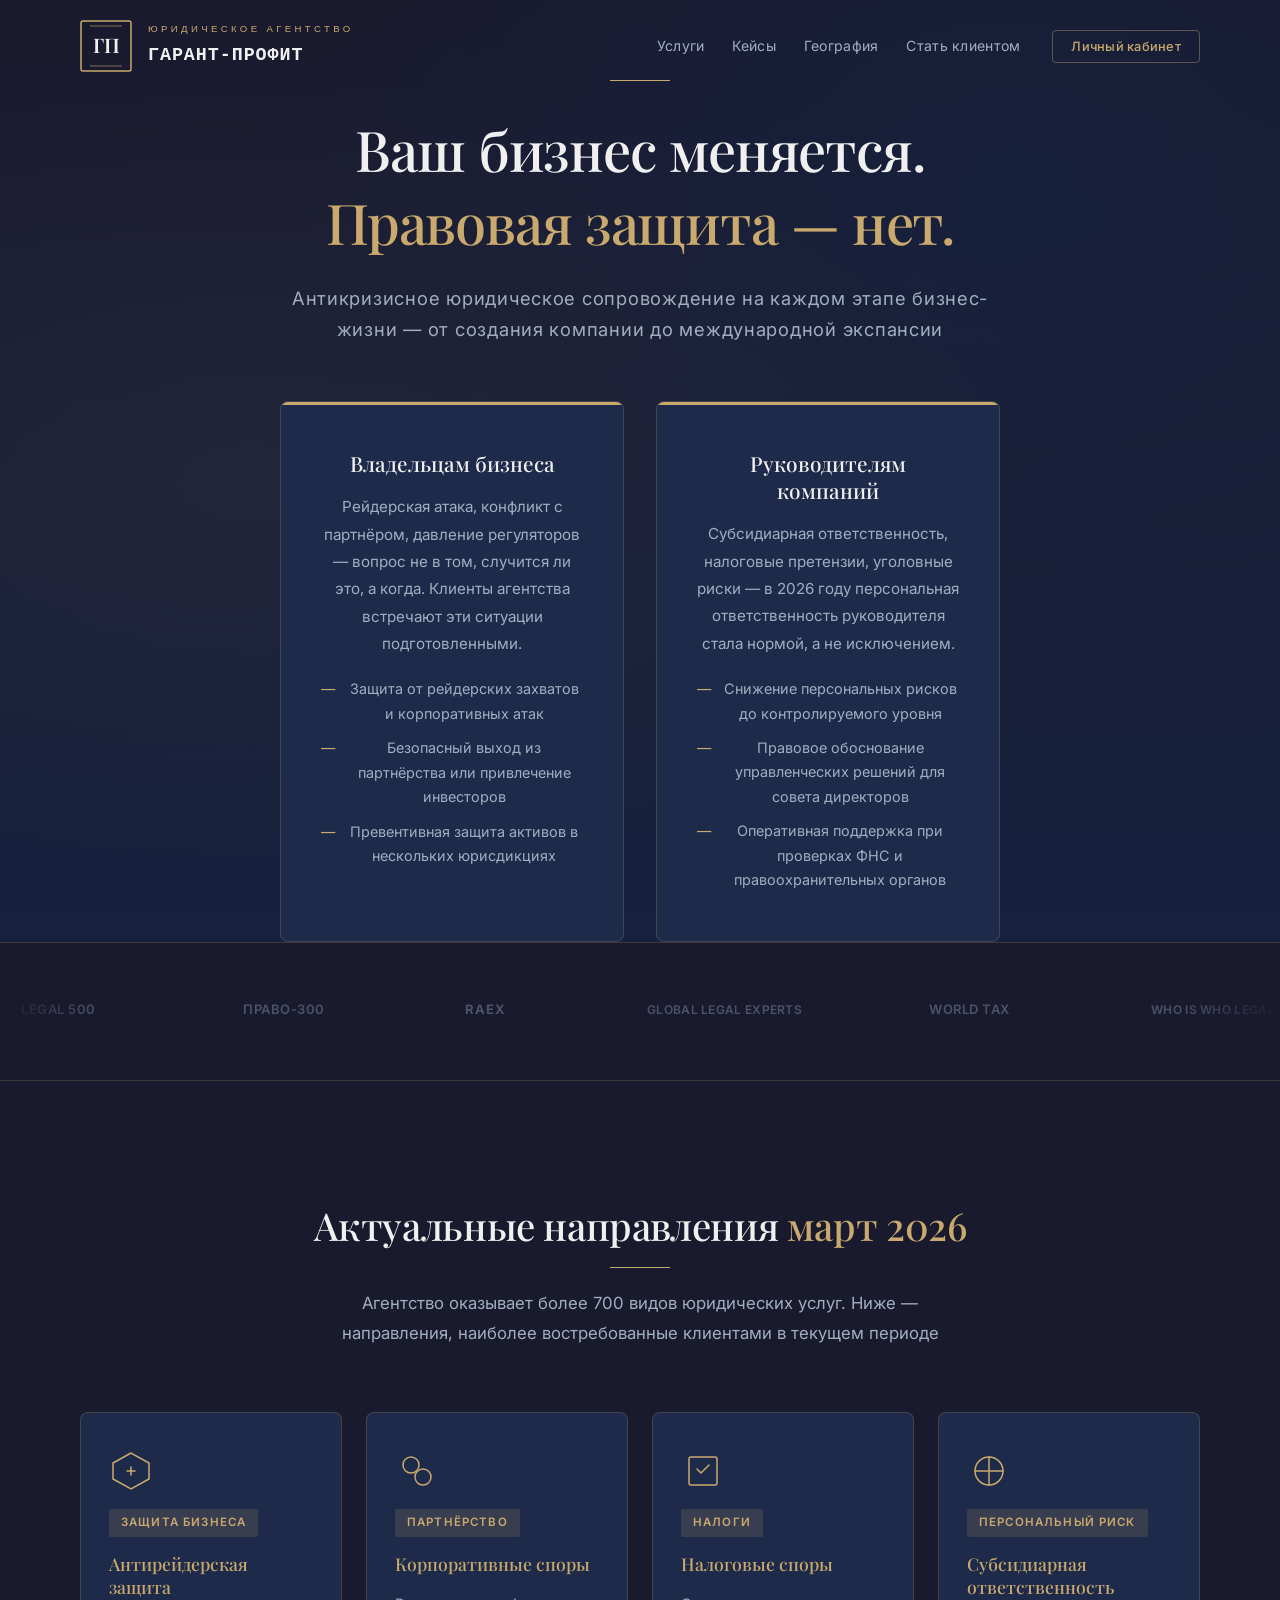
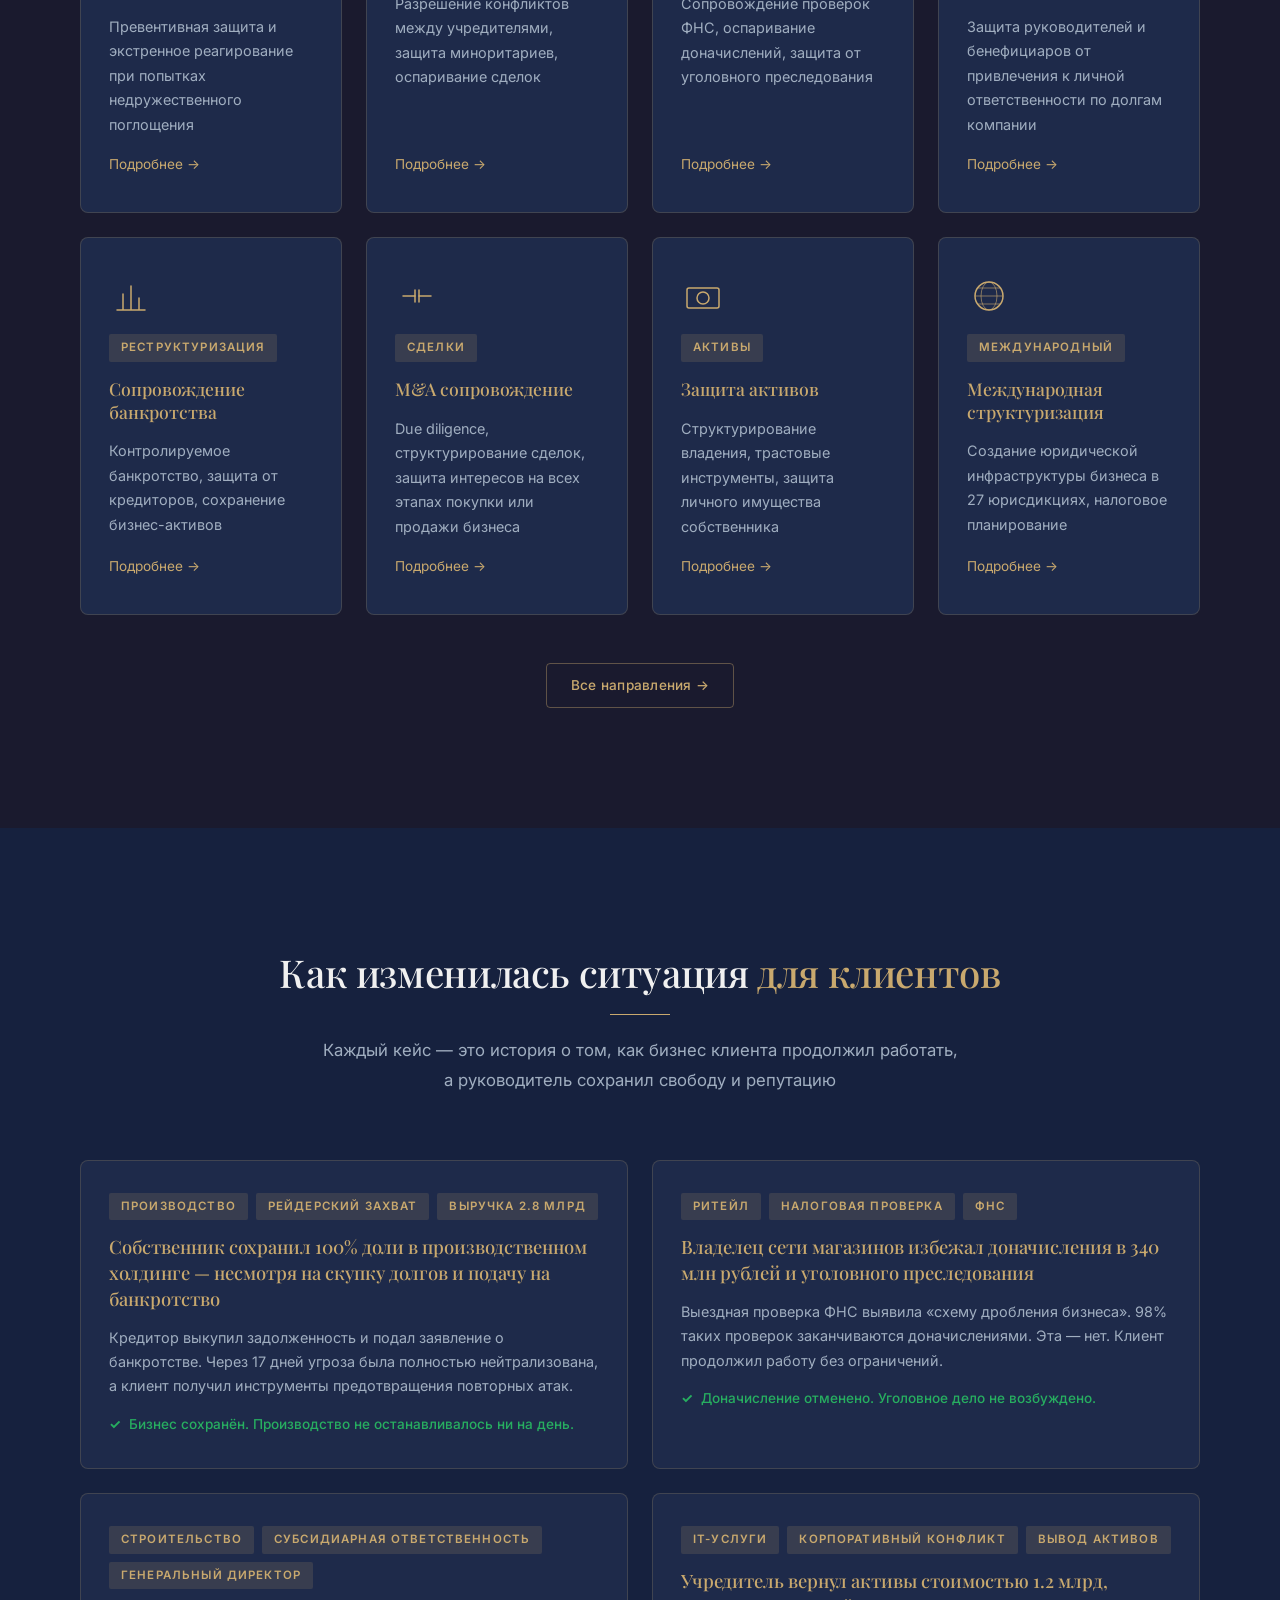
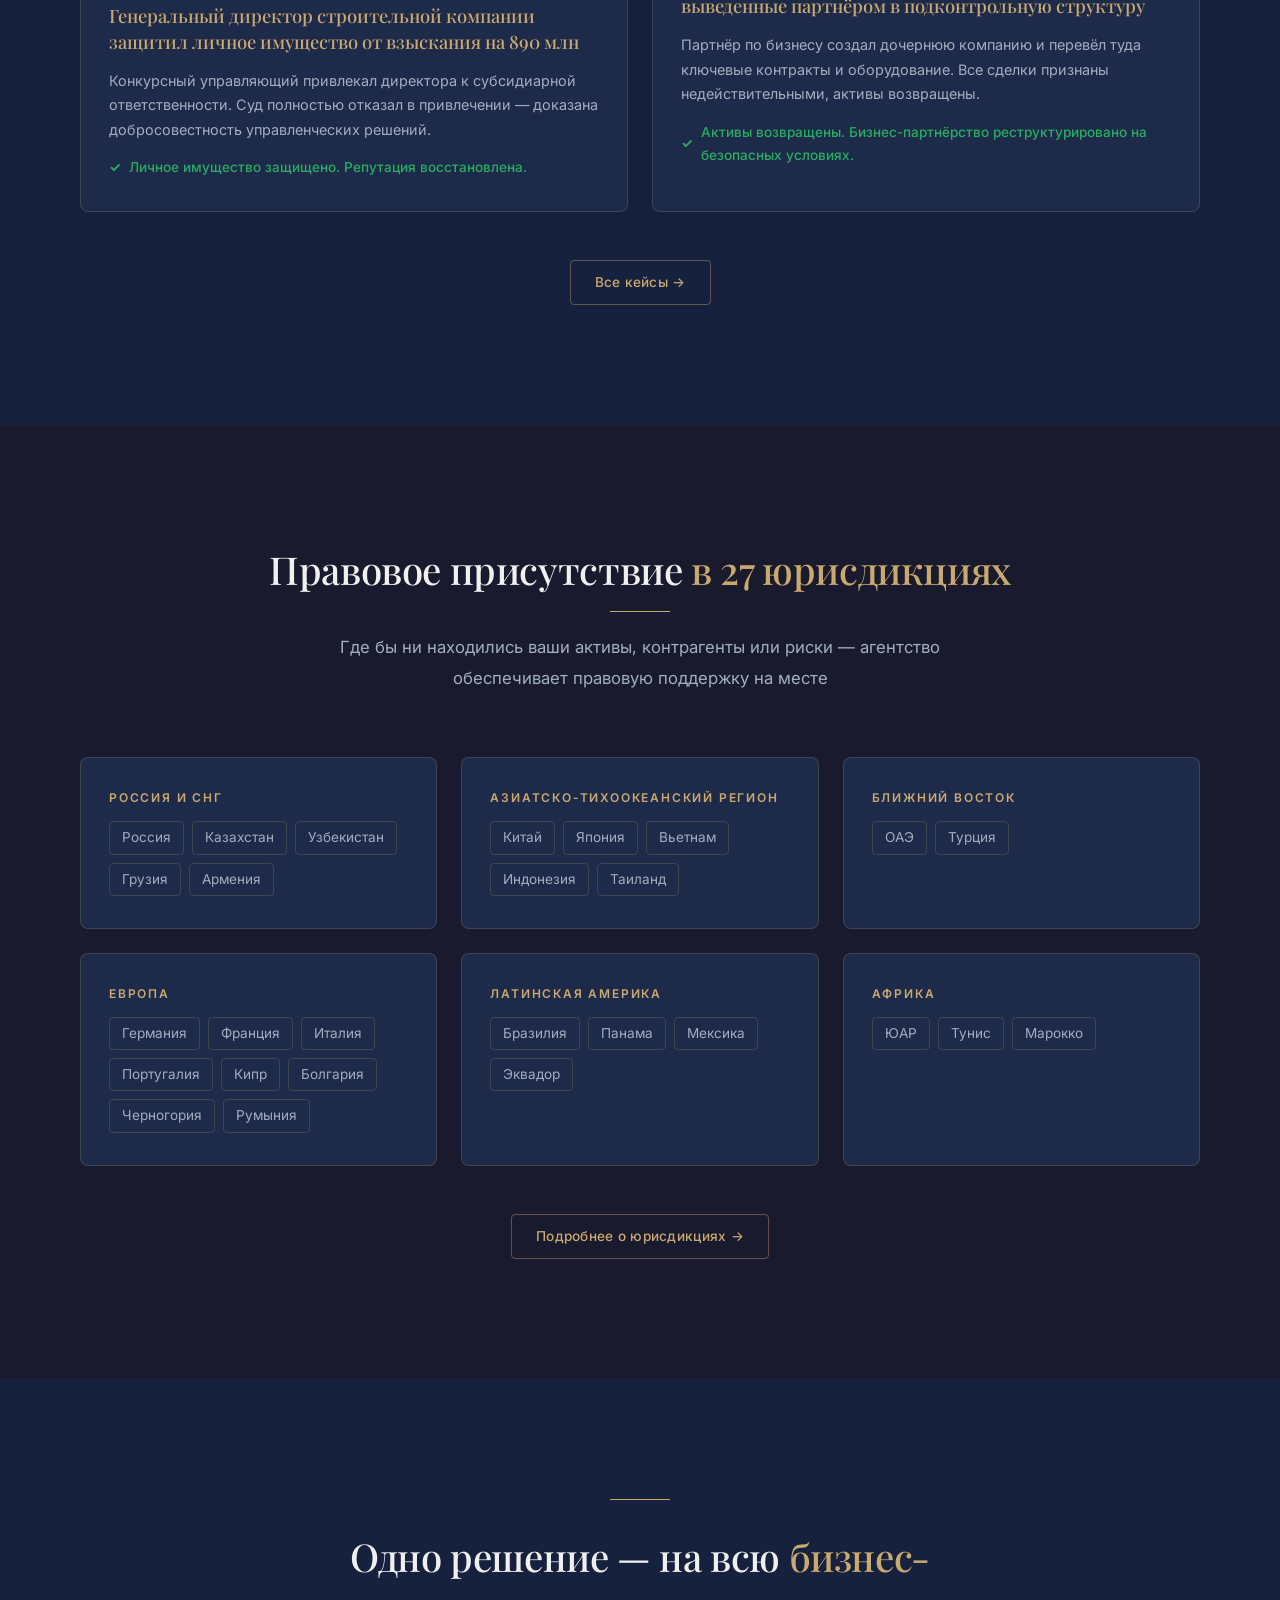
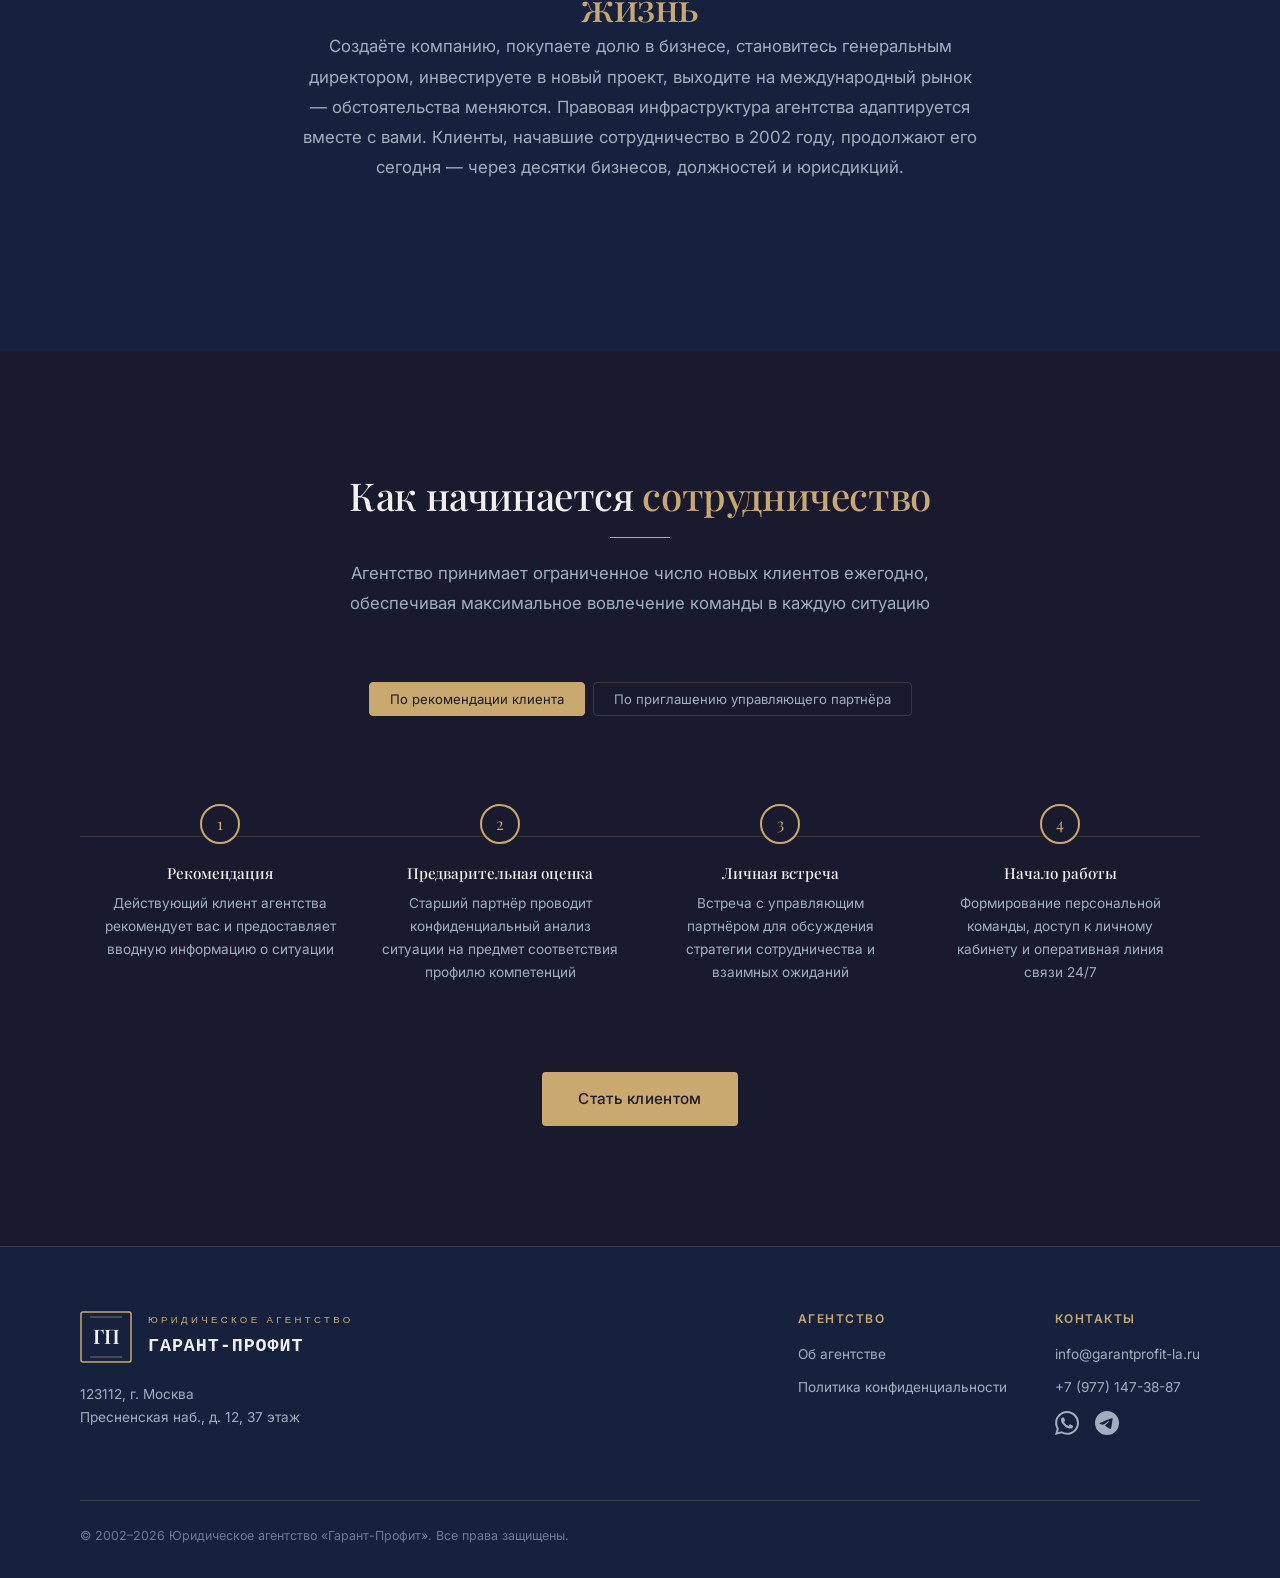
<file: index.html>
<!DOCTYPE html>
<html lang="ru">
<head>
  <meta charset="UTF-8">
  <meta name="viewport" content="width=device-width, initial-scale=1.0">
  <title>Гарант-Профит — Юридическое агентство антикризисных решений</title>
  <meta name="description" content="Юридическое агентство Гарант-Профит. 24 года антикризисной правовой поддержки бизнеса в 27 юрисдикциях мира.">
  <link rel="stylesheet" href="css/styles.css">
  <link rel="preconnect" href="https://fonts.googleapis.com">
  <link rel="preconnect" href="https://fonts.gstatic.com" crossorigin>
  <link href="https://fonts.googleapis.com/css2?family=Playfair+Display:wght@400;500;600;700&family=Inter:wght@300;400;500;600&display=swap" rel="stylesheet">
</head>
<body>

  <!-- ============ HEADER ============ -->
  <header class="header">
    <div class="header-inner">
      <a href="index.html" class="logo">
        <svg class="logo-mark" viewBox="0 0 52 52" fill="none" xmlns="http://www.w3.org/2000/svg">
          <rect x="1" y="1" width="50" height="50" rx="2" stroke="#c9a96e" stroke-width="1.5" fill="none"/>
          <line x1="10" y1="6" x2="42" y2="6" stroke="#c9a96e" stroke-width="1" opacity="0.6"/>
          <line x1="10" y1="46" x2="42" y2="46" stroke="#c9a96e" stroke-width="1" opacity="0.6"/>
          <text x="26" y="33" text-anchor="middle" font-family="'Playfair Display', Georgia, serif" font-size="20" font-weight="600" fill="#f0f0f0">ГП</text>
        </svg>
        <div class="logo-text">
          <span class="logo-text-top">Юридическое агентство</span>
          <span class="logo-text-bottom">Гарант-Профит</span>
        </div>
      </a>
      <nav class="nav">
        <div class="nav-links">
          <a href="services.html" class="nav-link">Услуги</a>
          <a href="cases.html" class="nav-link">Кейсы</a>
          <a href="jurisdictions.html" class="nav-link">География</a>
          <a href="admission.html" class="nav-link">Стать клиентом</a>
        </div>
        <button class="btn btn-outline btn-sm" data-modal>Личный кабинет</button>
        <button class="burger" aria-label="Меню">
          <span></span><span></span><span></span>
        </button>
      </nav>
    </div>
  </header>

  <!-- ============ LOGIN MODAL ============ -->
  <div class="modal-overlay">
    <div class="modal">
      <button class="modal-close">&times;</button>
      <div class="modal-logo">
        <svg width="48" height="48" viewBox="0 0 52 52" fill="none" xmlns="http://www.w3.org/2000/svg">
          <rect x="1" y="1" width="50" height="50" rx="2" stroke="#c9a96e" stroke-width="1.5" fill="none"/>
          <line x1="10" y1="6" x2="42" y2="6" stroke="#c9a96e" stroke-width="1" opacity="0.6"/>
          <line x1="10" y1="46" x2="42" y2="46" stroke="#c9a96e" stroke-width="1" opacity="0.6"/>
          <text x="26" y="33" text-anchor="middle" font-family="'Playfair Display', Georgia, serif" font-size="20" font-weight="600" fill="#f0f0f0">ГП</text>
        </svg>
      </div>
      <h3>Личный кабинет</h3>
      <p class="modal-sub">Доступ для действующих клиентов агентства</p>
      <form>
        <div class="form-group">
          <label class="form-label">Email</label>
          <input type="email" class="form-input" placeholder="client@company.ru">
        </div>
        <div class="form-group">
          <label class="form-label">Пароль</label>
          <input type="password" class="form-input" placeholder="••••••••">
          <a href="#" class="form-link">Забыли пароль?</a>
        </div>
        <button type="submit" class="btn btn-gold form-btn">Войти</button>
      </form>
    </div>
  </div>


  <!-- ============ HERO ============ -->
  <section class="hero">
    <div class="hero-content">
      <div class="gold-line"></div>
      <h1>Ваш бизнес меняется.<br><span class="gold-text">Правовая защита — нет.</span></h1>
      <p class="hero-sub">Антикризисное юридическое сопровождение на каждом этапе бизнес-жизни — от создания компании до международной экспансии</p>

      <div class="audience-grid" style="margin-top: 56px;">
        <div class="audience-card fade-in">
          <h3>Владельцам бизнеса</h3>
          <p>Рейдерская атака, конфликт с партнёром, давление регуляторов — вопрос не в том, случится ли это, а когда. Клиенты агентства встречают эти ситуации подготовленными.</p>
          <div class="pain-list">
            <div class="pain-item">Защита от рейдерских захватов и корпоративных атак</div>
            <div class="pain-item">Безопасный выход из партнёрства или привлечение инвесторов</div>
            <div class="pain-item">Превентивная защита активов в нескольких юрисдикциях</div>
          </div>
        </div>
        <div class="audience-card fade-in">
          <h3>Руководителям компаний</h3>
          <p>Субсидиарная ответственность, налоговые претензии, уголовные риски — в 2026 году персональная ответственность руководителя стала нормой, а не исключением.</p>
          <div class="pain-list">
            <div class="pain-item">Снижение персональных рисков до контролируемого уровня</div>
            <div class="pain-item">Правовое обоснование управленческих решений для совета директоров</div>
            <div class="pain-item">Оперативная поддержка при проверках ФНС и правоохранительных органов</div>
          </div>
        </div>
      </div>
    </div>
  </section>

  <!-- ============ RATINGS CAROUSEL ============ -->
  <div class="ratings-bar">
    <div class="ratings-track">
      <div class="rating-item">
        <svg width="120" height="32" viewBox="0 0 120 32"><text x="0" y="22" font-family="'Inter', sans-serif" font-size="13" font-weight="600" fill="#6b7a90" letter-spacing="0.5">LEGAL 500</text></svg>
      </div>
      <div class="rating-item">
        <svg width="120" height="32" viewBox="0 0 120 32"><text x="0" y="22" font-family="'Inter', sans-serif" font-size="13" font-weight="600" fill="#6b7a90" letter-spacing="0.5">ПРАВО-300</text></svg>
      </div>
      <div class="rating-item">
        <svg width="80" height="32" viewBox="0 0 80 32"><text x="0" y="22" font-family="'Inter', sans-serif" font-size="13" font-weight="700" fill="#6b7a90" letter-spacing="1">RAEX</text></svg>
      </div>
      <div class="rating-item">
        <svg width="180" height="32" viewBox="0 0 180 32"><text x="0" y="22" font-family="'Inter', sans-serif" font-size="12" font-weight="600" fill="#6b7a90" letter-spacing="0.3">GLOBAL LEGAL EXPERTS</text></svg>
      </div>
      <div class="rating-item">
        <svg width="120" height="32" viewBox="0 0 120 32"><text x="0" y="22" font-family="'Inter', sans-serif" font-size="13" font-weight="600" fill="#6b7a90" letter-spacing="0.5">WORLD TAX</text></svg>
      </div>
      <div class="rating-item">
        <svg width="160" height="32" viewBox="0 0 160 32"><text x="0" y="22" font-family="'Inter', sans-serif" font-size="12" font-weight="600" fill="#6b7a90" letter-spacing="0.3">WHO IS WHO LEGAL</text></svg>
      </div>
      <div class="rating-item">
        <svg width="140" height="32" viewBox="0 0 140 32"><text x="0" y="22" font-family="'Inter', sans-serif" font-size="13" font-weight="600" fill="#6b7a90" letter-spacing="0.3">BEST LAWYERS</text></svg>
      </div>
      <div class="rating-item">
        <svg width="140" height="32" viewBox="0 0 140 32"><text x="0" y="22" font-family="'Inter', sans-serif" font-size="13" font-weight="600" fill="#6b7a90" letter-spacing="0.3">КОММЕРСАНТЪ</text></svg>
      </div>
      <div class="rating-item">
        <svg width="100" height="32" viewBox="0 0 100 32"><text x="0" y="22" font-family="'Inter', sans-serif" font-size="13" font-weight="700" fill="#6b7a90" letter-spacing="0.5">FORBES</text></svg>
      </div>
      <div class="rating-item">
        <svg width="200" height="32" viewBox="0 0 200 32"><text x="0" y="22" font-family="'Inter', sans-serif" font-size="12" font-weight="600" fill="#6b7a90" letter-spacing="0.3">WHITE SQUARE JOURNAL</text></svg>
      </div>
    </div>
  </div>


  <!-- ============ SERVICES (Netflix-style) ============ -->
  <section class="section" id="services">
    <div class="container">
      <div class="section-header text-center fade-in">
        <h2>Актуальные направления <span class="gold-text">март 2026</span></h2>
        <div class="gold-line"></div>
        <p class="section-subtitle" style="margin: 0 auto;">Агентство оказывает более 700 видов юридических услуг. Ниже — направления, наиболее востребованные клиентами в текущем периоде</p>
      </div>

      <div class="cards-grid fade-in">
        <a href="services.html#antiraider" class="service-card">
          <svg class="service-card-icon" viewBox="0 0 44 44" fill="none"><path d="M22 4L4 14v16l18 10 18-10V14L22 4z" stroke="#c9a96e" stroke-width="1.5"/><path d="M22 18v8M18 22h8" stroke="#c9a96e" stroke-width="1.5" stroke-linecap="round"/></svg>
          <div class="case-tag">защита бизнеса</div>
          <h3>Антирейдерская защита</h3>
          <p>Превентивная защита и экстренное реагирование при попытках недружественного поглощения</p>
          <span class="card-link">Подробнее →</span>
        </a>

        <a href="services.html#corporate" class="service-card">
          <svg class="service-card-icon" viewBox="0 0 44 44" fill="none"><circle cx="16" cy="16" r="8" stroke="#c9a96e" stroke-width="1.5"/><circle cx="28" cy="28" r="8" stroke="#c9a96e" stroke-width="1.5"/></svg>
          <div class="case-tag">партнёрство</div>
          <h3>Корпоративные споры</h3>
          <p>Разрешение конфликтов между учредителями, защита миноритариев, оспаривание сделок</p>
          <span class="card-link">Подробнее →</span>
        </a>

        <a href="services.html#tax" class="service-card">
          <svg class="service-card-icon" viewBox="0 0 44 44" fill="none"><rect x="8" y="8" width="28" height="28" rx="2" stroke="#c9a96e" stroke-width="1.5"/><path d="M16 20l4 4 8-8" stroke="#c9a96e" stroke-width="1.5" stroke-linecap="round" stroke-linejoin="round"/></svg>
          <div class="case-tag">налоги</div>
          <h3>Налоговые споры</h3>
          <p>Сопровождение проверок ФНС, оспаривание доначислений, защита от уголовного преследования</p>
          <span class="card-link">Подробнее →</span>
        </a>

        <a href="services.html#subsidiary" class="service-card">
          <svg class="service-card-icon" viewBox="0 0 44 44" fill="none"><path d="M22 8v28M8 22h28" stroke="#c9a96e" stroke-width="1.5" stroke-linecap="round"/><circle cx="22" cy="22" r="14" stroke="#c9a96e" stroke-width="1.5"/></svg>
          <div class="case-tag">персональный риск</div>
          <h3>Субсидиарная ответственность</h3>
          <p>Защита руководителей и бенефициаров от привлечения к личной ответственности по долгам компании</p>
          <span class="card-link">Подробнее →</span>
        </a>

        <a href="services.html#bankruptcy" class="service-card">
          <svg class="service-card-icon" viewBox="0 0 44 44" fill="none"><path d="M8 36h28M14 36V20M22 36V12M30 36V24" stroke="#c9a96e" stroke-width="1.5" stroke-linecap="round"/></svg>
          <div class="case-tag">реструктуризация</div>
          <h3>Сопровождение банкротства</h3>
          <p>Контролируемое банкротство, защита от кредиторов, сохранение бизнес-активов</p>
          <span class="card-link">Подробнее →</span>
        </a>

        <a href="services.html#ma" class="service-card">
          <svg class="service-card-icon" viewBox="0 0 44 44" fill="none"><path d="M8 22h12M24 22h12" stroke="#c9a96e" stroke-width="1.5" stroke-linecap="round"/><path d="M20 16v12M24 16v12" stroke="#c9a96e" stroke-width="1.5" stroke-linecap="round"/></svg>
          <div class="case-tag">сделки</div>
          <h3>M&A сопровождение</h3>
          <p>Due diligence, структурирование сделок, защита интересов на всех этапах покупки или продажи бизнеса</p>
          <span class="card-link">Подробнее →</span>
        </a>

        <a href="services.html#assets" class="service-card">
          <svg class="service-card-icon" viewBox="0 0 44 44" fill="none"><rect x="6" y="14" width="32" height="20" rx="2" stroke="#c9a96e" stroke-width="1.5"/><circle cx="22" cy="24" r="6" stroke="#c9a96e" stroke-width="1.5"/></svg>
          <div class="case-tag">активы</div>
          <h3>Защита активов</h3>
          <p>Структурирование владения, трастовые инструменты, защита личного имущества собственника</p>
          <span class="card-link">Подробнее →</span>
        </a>

        <a href="services.html#international" class="service-card">
          <svg class="service-card-icon" viewBox="0 0 44 44" fill="none"><circle cx="22" cy="22" r="14" stroke="#c9a96e" stroke-width="1.5"/><ellipse cx="22" cy="22" rx="8" ry="14" stroke="#c9a96e" stroke-width="1" opacity="0.6"/><path d="M8 22h28M10 14h24M10 30h24" stroke="#c9a96e" stroke-width="1" opacity="0.6"/></svg>
          <div class="case-tag">международный</div>
          <h3>Международная структуризация</h3>
          <p>Создание юридической инфраструктуры бизнеса в 27 юрисдикциях, налоговое планирование</p>
          <span class="card-link">Подробнее →</span>
        </a>
      </div>

      <div class="text-center fade-in" style="margin-top: 48px;">
        <a href="services.html" class="btn btn-outline">Все направления →</a>
      </div>
    </div>
  </section>


  <!-- ============ CASES (client benefits focus) ============ -->
  <section class="section section-alt" id="cases">
    <div class="container">
      <div class="section-header text-center fade-in">
        <h2>Как изменилась ситуация <span class="gold-text">для клиентов</span></h2>
        <div class="gold-line"></div>
        <p class="section-subtitle" style="margin: 0 auto;">Каждый кейс — это история о том, как бизнес клиента продолжил работать, а руководитель сохранил свободу и репутацию</p>
      </div>

      <div class="cards-grid cards-grid-2 fade-in">
        <!-- Case 1 -->
        <a href="cases.html#case1" class="case-card">
          <div class="case-card-body">
            <div style="display: flex; gap: 8px; flex-wrap: wrap;">
              <span class="case-tag">производство</span>
              <span class="case-tag">рейдерский захват</span>
              <span class="case-tag">выручка 2.8 млрд</span>
            </div>
            <h3>Собственник сохранил 100% доли в производственном холдинге — несмотря на скупку долгов и подачу на банкротство</h3>
            <p>Кредитор выкупил задолженность и подал заявление о банкротстве. Через 17 дней угроза была полностью нейтрализована, а клиент получил инструменты предотвращения повторных атак.</p>
            <div class="case-result">Бизнес сохранён. Производство не останавливалось ни на день.</div>
          </div>
        </a>

        <!-- Case 2 -->
        <a href="cases.html#case2" class="case-card">
          <div class="case-card-body">
            <div style="display: flex; gap: 8px; flex-wrap: wrap;">
              <span class="case-tag">ритейл</span>
              <span class="case-tag">налоговая проверка</span>
              <span class="case-tag">ФНС</span>
            </div>
            <h3>Владелец сети магазинов избежал доначисления в 340 млн рублей и уголовного преследования</h3>
            <p>Выездная проверка ФНС выявила «схему дробления бизнеса». 98% таких проверок заканчиваются доначислениями. Эта — нет. Клиент продолжил работу без ограничений.</p>
            <div class="case-result">Доначисление отменено. Уголовное дело не возбуждено.</div>
          </div>
        </a>

        <!-- Case 3 -->
        <a href="cases.html#case3" class="case-card">
          <div class="case-card-body">
            <div style="display: flex; gap: 8px; flex-wrap: wrap;">
              <span class="case-tag">строительство</span>
              <span class="case-tag">субсидиарная ответственность</span>
              <span class="case-tag">генеральный директор</span>
            </div>
            <h3>Генеральный директор строительной компании защитил личное имущество от взыскания на 890 млн</h3>
            <p>Конкурсный управляющий привлекал директора к субсидиарной ответственности. Суд полностью отказал в привлечении — доказана добросовестность управленческих решений.</p>
            <div class="case-result">Личное имущество защищено. Репутация восстановлена.</div>
          </div>
        </a>

        <!-- Case 4 -->
        <a href="cases.html#case4" class="case-card">
          <div class="case-card-body">
            <div style="display: flex; gap: 8px; flex-wrap: wrap;">
              <span class="case-tag">IT-услуги</span>
              <span class="case-tag">корпоративный конфликт</span>
              <span class="case-tag">вывод активов</span>
            </div>
            <h3>Учредитель вернул активы стоимостью 1.2 млрд, выведенные партнёром в подконтрольную структуру</h3>
            <p>Партнёр по бизнесу создал дочернюю компанию и перевёл туда ключевые контракты и оборудование. Все сделки признаны недействительными, активы возвращены.</p>
            <div class="case-result">Активы возвращены. Бизнес-партнёрство реструктурировано на безопасных условиях.</div>
          </div>
        </a>
      </div>

      <div class="text-center fade-in" style="margin-top: 48px;">
        <a href="cases.html" class="btn btn-outline">Все кейсы →</a>
      </div>
    </div>
  </section>


  <!-- ============ GEOGRAPHY ============ -->
  <section class="section" id="geography">
    <div class="container">
      <div class="section-header text-center fade-in">
        <h2>Правовое присутствие <span class="gold-text">в 27 юрисдикциях</span></h2>
        <div class="gold-line"></div>
        <p class="section-subtitle" style="margin: 0 auto;">Где бы ни находились ваши активы, контрагенты или риски — агентство обеспечивает правовую поддержку на месте</p>
      </div>

      <div class="geo-grid fade-in">
        <div class="geo-card">
          <h4>Россия и СНГ</h4>
          <div class="geo-card-countries">
            <span class="geo-country">Россия</span>
            <span class="geo-country">Казахстан</span>
            <span class="geo-country">Узбекистан</span>
            <span class="geo-country">Грузия</span>
            <span class="geo-country">Армения</span>
          </div>
        </div>
        <div class="geo-card">
          <h4>Азиатско-Тихоокеанский регион</h4>
          <div class="geo-card-countries">
            <span class="geo-country">Китай</span>
            <span class="geo-country">Япония</span>
            <span class="geo-country">Вьетнам</span>
            <span class="geo-country">Индонезия</span>
            <span class="geo-country">Таиланд</span>
          </div>
        </div>
        <div class="geo-card">
          <h4>Ближний Восток</h4>
          <div class="geo-card-countries">
            <span class="geo-country">ОАЭ</span>
            <span class="geo-country">Турция</span>
          </div>
        </div>
        <div class="geo-card">
          <h4>Европа</h4>
          <div class="geo-card-countries">
            <span class="geo-country">Германия</span>
            <span class="geo-country">Франция</span>
            <span class="geo-country">Италия</span>
            <span class="geo-country">Португалия</span>
            <span class="geo-country">Кипр</span>
            <span class="geo-country">Болгария</span>
            <span class="geo-country">Черногория</span>
            <span class="geo-country">Румыния</span>
          </div>
        </div>
        <div class="geo-card">
          <h4>Латинская Америка</h4>
          <div class="geo-card-countries">
            <span class="geo-country">Бразилия</span>
            <span class="geo-country">Панама</span>
            <span class="geo-country">Мексика</span>
            <span class="geo-country">Эквадор</span>
          </div>
        </div>
        <div class="geo-card">
          <h4>Африка</h4>
          <div class="geo-card-countries">
            <span class="geo-country">ЮАР</span>
            <span class="geo-country">Тунис</span>
            <span class="geo-country">Марокко</span>
          </div>
        </div>
      </div>

      <div class="text-center fade-in" style="margin-top: 48px;">
        <a href="jurisdictions.html" class="btn btn-outline">Подробнее о юрисдикциях →</a>
      </div>
    </div>
  </section>

  <!-- ============ LIFETIME VALUE ============ -->
  <section class="section section-alt">
    <div class="container">
      <div class="admission-highlight fade-in">
        <div class="gold-line"></div>
        <h2>Одно решение — на всю <span class="gold-text">бизнес-жизнь</span></h2>
        <p>Создаёте компанию, покупаете долю в бизнесе, становитесь генеральным директором, инвестируете в новый проект, выходите на международный рынок — обстоятельства меняются. Правовая инфраструктура агентства адаптируется вместе с вами. Клиенты, начавшие сотрудничество в 2002 году, продолжают его сегодня — через десятки бизнесов, должностей и юрисдикций.</p>
      </div>
    </div>
  </section>


  <!-- ============ ADMISSION (2 paths) ============ -->
  <section class="section" id="admission">
    <div class="container">
      <div class="section-header text-center fade-in">
        <h2>Как начинается <span class="gold-text">сотрудничество</span></h2>
        <div class="gold-line"></div>
        <p class="section-subtitle" style="margin: 0 auto;">Агентство принимает ограниченное число новых клиентов ежегодно, обеспечивая максимальное вовлечение команды в каждую ситуацию</p>
      </div>

      <!-- Path Tabs -->
      <div class="filter-tabs" style="justify-content: center; margin-bottom: 48px;">
        <button class="filter-tab active path-tab" data-path="recommend">По рекомендации клиента</button>
        <button class="filter-tab path-tab" data-path="invite">По приглашению управляющего партнёра</button>
      </div>

      <!-- Path 1: Recommendation -->
      <div class="path-panel active" data-panel="recommend">
        <div class="timeline fade-in">
          <div class="timeline-step">
            <div class="timeline-number">1</div>
            <h4>Рекомендация</h4>
            <p>Действующий клиент агентства рекомендует вас и предоставляет вводную информацию о ситуации</p>
          </div>
          <div class="timeline-step">
            <div class="timeline-number">2</div>
            <h4>Предварительная оценка</h4>
            <p>Старший партнёр проводит конфиденциальный анализ ситуации на предмет соответствия профилю компетенций</p>
          </div>
          <div class="timeline-step">
            <div class="timeline-number">3</div>
            <h4>Личная встреча</h4>
            <p>Встреча с управляющим партнёром для обсуждения стратегии сотрудничества и взаимных ожиданий</p>
          </div>
          <div class="timeline-step">
            <div class="timeline-number">4</div>
            <h4>Начало работы</h4>
            <p>Формирование персональной команды, доступ к личному кабинету и оперативная линия связи 24/7</p>
          </div>
        </div>
      </div>

      <!-- Path 2: Invitation -->
      <div class="path-panel" data-panel="invite" style="display: none;">
        <div class="timeline fade-in">
          <div class="timeline-step">
            <div class="timeline-number">1</div>
            <h4>Выявление потребности</h4>
            <p>Управляющий партнёр идентифицирует компании или руководителей, которым правовая поддержка агентства может быть критически важна</p>
          </div>
          <div class="timeline-step">
            <div class="timeline-number">2</div>
            <h4>Персональное приглашение</h4>
            <p>Конфиденциальная встреча или звонок, на котором партнёр представляет возможности агентства применительно к конкретной ситуации</p>
          </div>
          <div class="timeline-step">
            <div class="timeline-number">3</div>
            <h4>Правовой аудит</h4>
            <p>Бесплатная предварительная оценка правовой ситуации и рисков — без обязательств с вашей стороны</p>
          </div>
          <div class="timeline-step">
            <div class="timeline-number">4</div>
            <h4>Решение о сотрудничестве</h4>
            <p>При взаимном согласии — формирование персональной команды и полное подключение к инфраструктуре агентства</p>
          </div>
        </div>
      </div>

      <div class="text-center fade-in" style="margin-top: 48px;">
        <a href="admission.html" class="btn btn-gold btn-lg">Стать клиентом</a>
      </div>
    </div>
  </section>

  <!-- ============ FOOTER ============ -->
  <footer class="footer">
    <div class="container">
      <div class="footer-inner">
        <div class="footer-info">
          <a href="index.html" class="logo">
            <svg class="logo-mark" width="40" height="40" viewBox="0 0 52 52" fill="none" xmlns="http://www.w3.org/2000/svg">
              <rect x="1" y="1" width="50" height="50" rx="2" stroke="#c9a96e" stroke-width="1.5" fill="none"/>
              <line x1="10" y1="6" x2="42" y2="6" stroke="#c9a96e" stroke-width="1" opacity="0.6"/>
              <line x1="10" y1="46" x2="42" y2="46" stroke="#c9a96e" stroke-width="1" opacity="0.6"/>
              <text x="26" y="33" text-anchor="middle" font-family="'Playfair Display', Georgia, serif" font-size="20" font-weight="600" fill="#f0f0f0">ГП</text>
            </svg>
            <div class="logo-text">
              <span class="logo-text-top">Юридическое агентство</span>
              <span class="logo-text-bottom">Гарант-Профит</span>
            </div>
          </a>
          <p style="margin-top: 20px;">123112, г. Москва<br>Пресненская наб., д. 12, 37 этаж</p>
        </div>
        <div class="footer-nav">
          <div class="footer-nav-col">
            <h4>Агентство</h4>
            <a href="about.html">Об агентстве</a>
            <a href="privacy.html">Политика конфиденциальности</a>
          </div>
          <div class="footer-nav-col">
            <h4>Контакты</h4>
            <a href="mailto:info@garantprofit-la.ru">info@garantprofit-la.ru</a>
            <a href="tel:+79771473887">+7 (977) 147-38-87</a>
            <div style="display: flex; gap: 16px; margin-top: 12px;">
              <!-- WhatsApp -->
              <a href="https://wa.me/79771473887" target="_blank" rel="noopener" aria-label="WhatsApp" style="color: var(--text-secondary);">
                <svg width="24" height="24" viewBox="0 0 24 24" fill="currentColor"><path d="M17.472 14.382c-.297-.149-1.758-.867-2.03-.967-.273-.099-.471-.148-.67.15-.197.297-.767.966-.94 1.164-.173.199-.347.223-.644.075-.297-.15-1.255-.463-2.39-1.475-.883-.788-1.48-1.761-1.653-2.059-.173-.297-.018-.458.13-.606.134-.133.298-.347.446-.52.149-.174.198-.298.298-.497.099-.198.05-.371-.025-.52-.075-.149-.669-1.612-.916-2.207-.242-.579-.487-.5-.669-.51-.173-.008-.371-.01-.57-.01-.198 0-.52.074-.792.372-.272.297-1.04 1.016-1.04 2.479 0 1.462 1.065 2.875 1.213 3.074.149.198 2.096 3.2 5.077 4.487.709.306 1.262.489 1.694.625.712.227 1.36.195 1.871.118.571-.085 1.758-.719 2.006-1.413.248-.694.248-1.289.173-1.413-.074-.124-.272-.198-.57-.347m-5.421 7.403h-.004a9.87 9.87 0 01-5.031-1.378l-.361-.214-3.741.982.998-3.648-.235-.374a9.86 9.86 0 01-1.51-5.26c.001-5.45 4.436-9.884 9.888-9.884 2.64 0 5.122 1.03 6.988 2.898a9.825 9.825 0 012.893 6.994c-.003 5.45-4.437 9.884-9.885 9.884m8.413-18.297A11.815 11.815 0 0012.05 0C5.495 0 .16 5.335.157 11.892c0 2.096.547 4.142 1.588 5.945L.057 24l6.305-1.654a11.882 11.882 0 005.683 1.448h.005c6.554 0 11.89-5.335 11.893-11.893a11.821 11.821 0 00-3.48-8.413z"/></svg>
              </a>
              <!-- Telegram -->
              <a href="https://t.me/garantprofit_la" target="_blank" rel="noopener" aria-label="Telegram" style="color: var(--text-secondary);">
                <svg width="24" height="24" viewBox="0 0 24 24" fill="currentColor"><path d="M11.944 0A12 12 0 000 12a12 12 0 0012 12 12 12 0 0012-12A12 12 0 0012 0a12 12 0 00-.056 0zm4.962 7.224c.1-.002.321.023.465.14a.506.506 0 01.171.325c.016.093.036.306.02.472-.18 1.898-.962 6.502-1.36 8.627-.168.9-.499 1.201-.82 1.23-.696.065-1.225-.46-1.9-.902-1.056-.693-1.653-1.124-2.678-1.8-1.185-.78-.417-1.21.258-1.91.177-.184 3.247-2.977 3.307-3.23.007-.032.014-.15-.056-.212s-.174-.041-.249-.024c-.106.024-1.793 1.14-5.061 3.345-.479.33-.913.49-1.302.48-.428-.008-1.252-.241-1.865-.44-.752-.245-1.349-.374-1.297-.789.027-.216.325-.437.893-.663 3.498-1.524 5.83-2.529 6.998-3.014 3.332-1.386 4.025-1.627 4.476-1.635z"/></svg>
              </a>
            </div>
          </div>
        </div>
      </div>
      <div class="footer-bottom">
        <span class="footer-copyright">© 2002–2026 Юридическое агентство «Гарант-Профит». Все права защищены.</span>
      </div>
    </div>
  </footer>

  <script src="js/main.js"></script>

  <!-- Path panel switching (inline for simplicity) -->
  <script>
    document.querySelectorAll('.path-tab').forEach(tab => {
      tab.addEventListener('click', () => {
        document.querySelectorAll('.path-tab').forEach(t => t.classList.remove('active'));
        tab.classList.add('active');
        const target = tab.dataset.path;
        document.querySelectorAll('.path-panel').forEach(panel => {
          if (panel.dataset.panel === target) {
            panel.style.display = '';
            panel.classList.add('active');
          } else {
            panel.style.display = 'none';
            panel.classList.remove('active');
          }
        });
      });
    });
  </script>

</body>
</html>
</file>
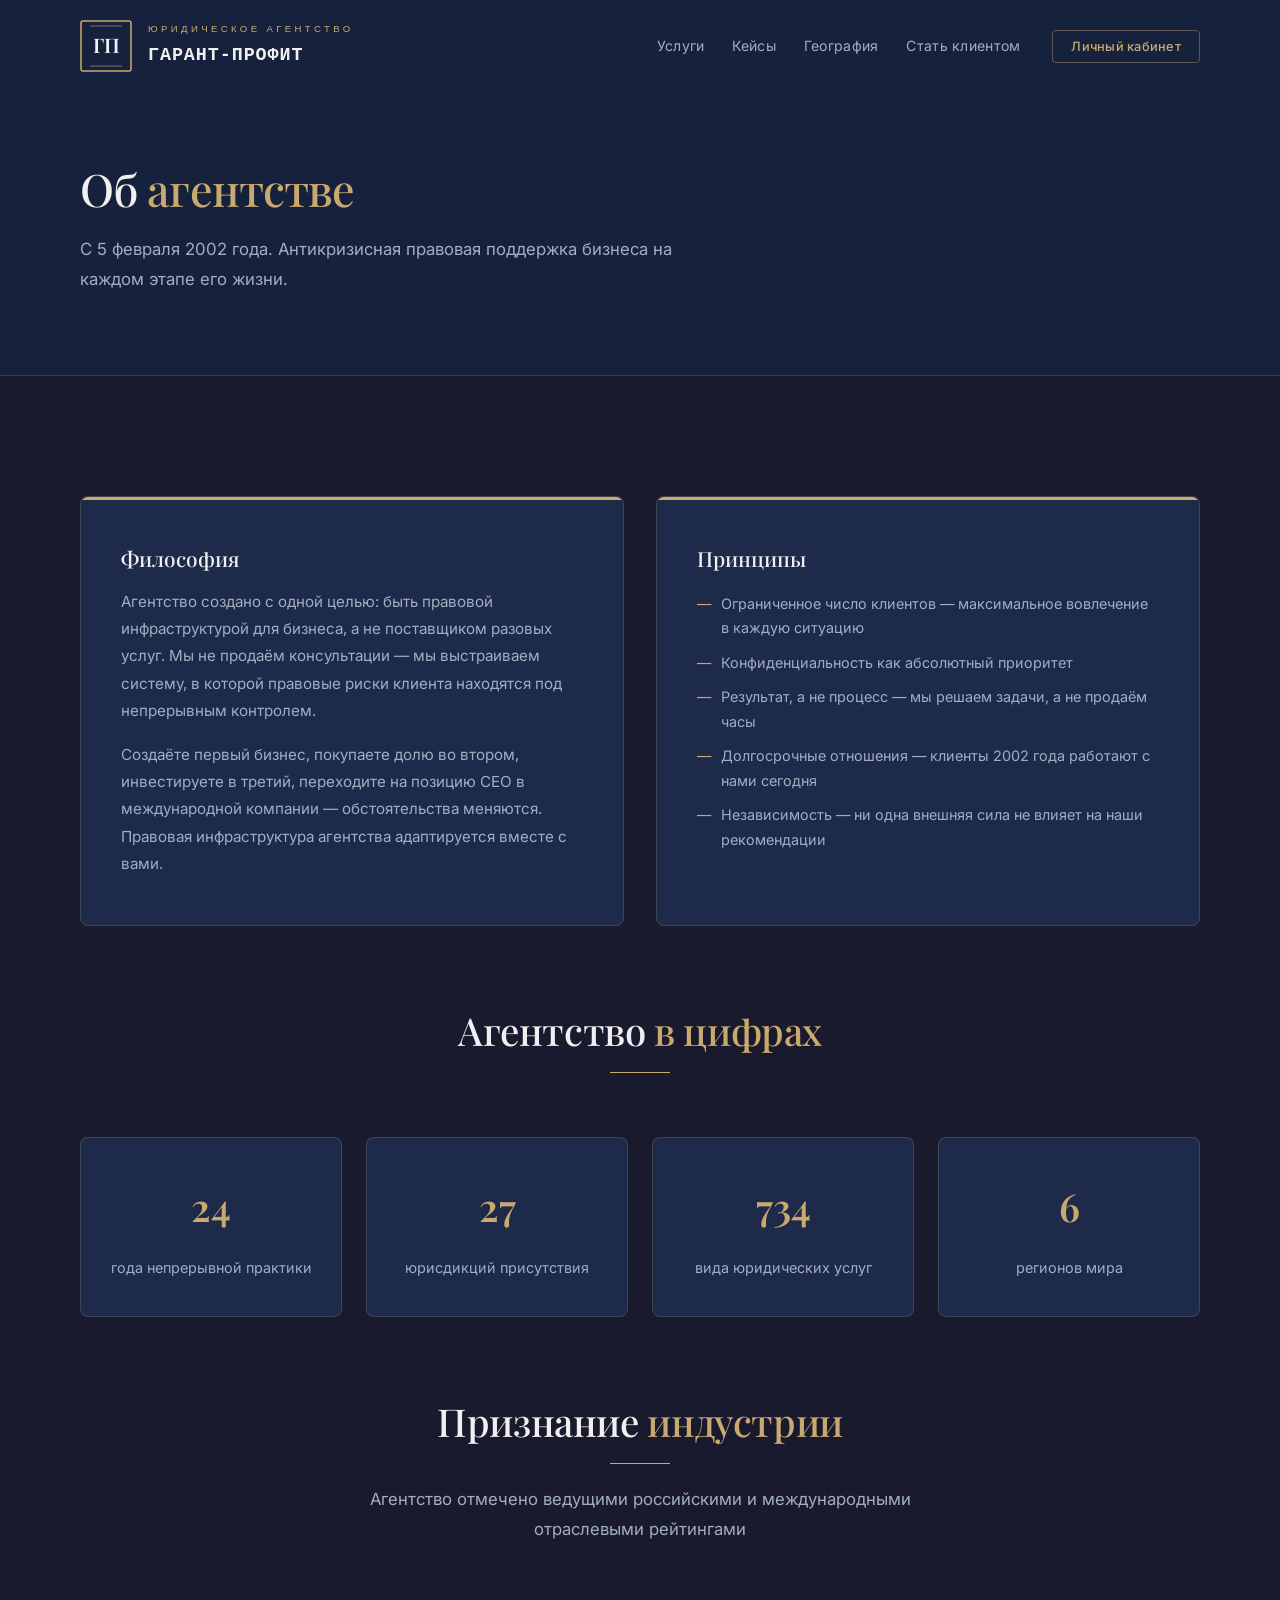
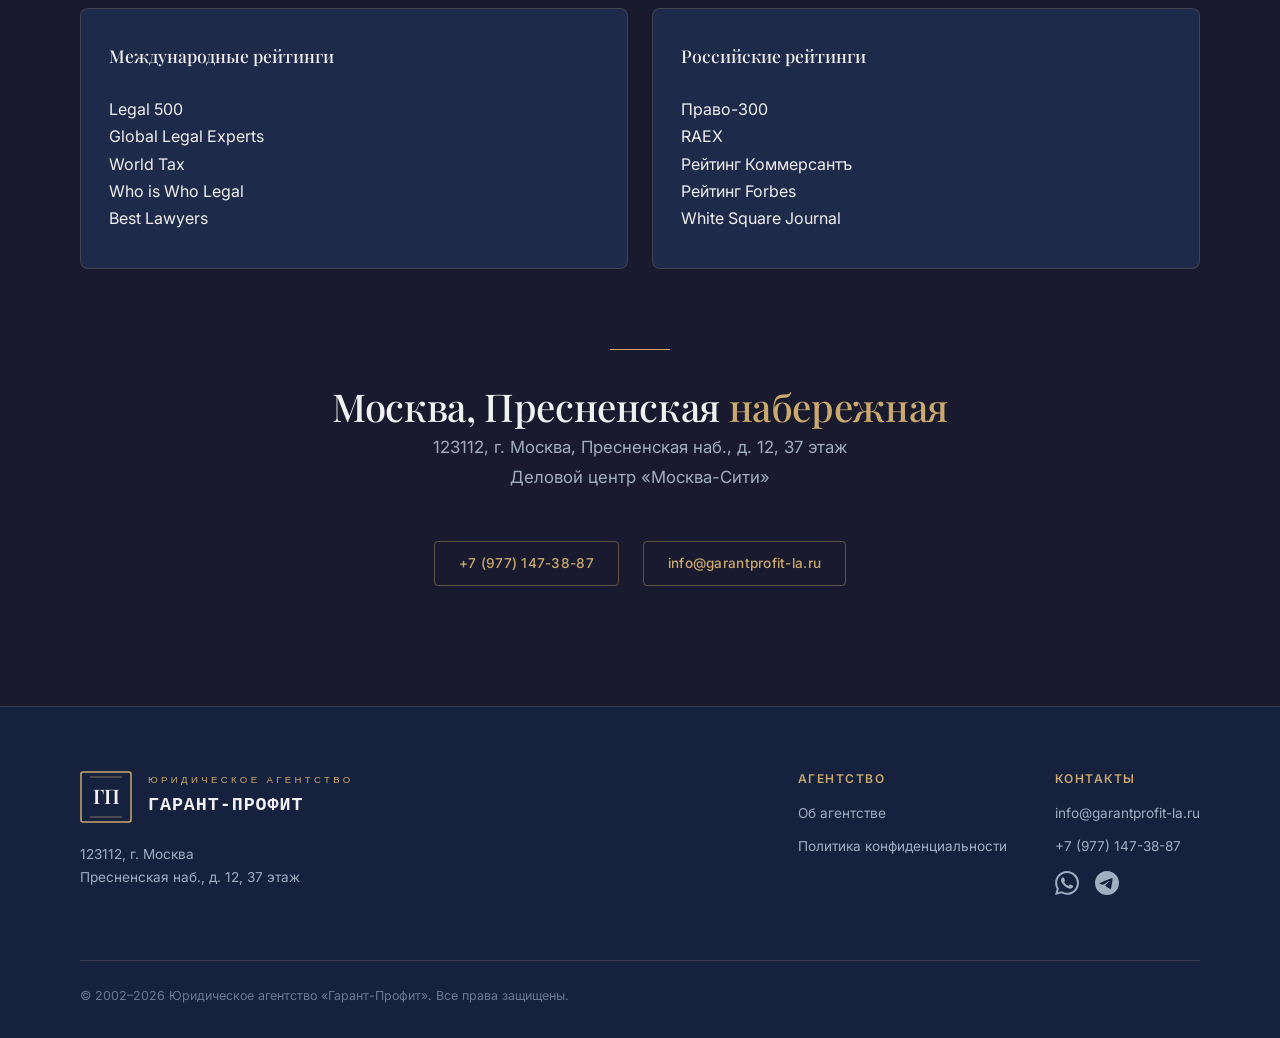
<file: about.html>
<!DOCTYPE html>
<html lang="ru">
<head>
  <meta charset="UTF-8">
  <meta name="viewport" content="width=device-width, initial-scale=1.0">
  <title>Об агентстве — Гарант-Профит</title>
  <meta name="description" content="Юридическое агентство Гарант-Профит. С 2002 года — антикризисная правовая поддержка бизнеса в 27 юрисдикциях мира.">
  <link rel="stylesheet" href="css/styles.css">
  <link rel="preconnect" href="https://fonts.googleapis.com">
  <link href="https://fonts.googleapis.com/css2?family=Playfair+Display:wght@400;500;600;700&family=Inter:wght@300;400;500;600&display=swap" rel="stylesheet">
</head>
<body>
  <header class="header">
    <div class="header-inner">
      <a href="index.html" class="logo">
        <svg class="logo-mark" viewBox="0 0 52 52" fill="none"><rect x="1" y="1" width="50" height="50" rx="2" stroke="#c9a96e" stroke-width="1.5" fill="none"/><line x1="10" y1="6" x2="42" y2="6" stroke="#c9a96e" stroke-width="1" opacity="0.6"/><line x1="10" y1="46" x2="42" y2="46" stroke="#c9a96e" stroke-width="1" opacity="0.6"/><text x="26" y="33" text-anchor="middle" font-family="'Playfair Display', Georgia, serif" font-size="20" font-weight="600" fill="#f0f0f0">ГП</text></svg>
        <div class="logo-text"><span class="logo-text-top">Юридическое агентство</span><span class="logo-text-bottom">Гарант-Профит</span></div>
      </a>
      <nav class="nav">
        <div class="nav-links">
          <a href="services.html" class="nav-link">Услуги</a>
          <a href="cases.html" class="nav-link">Кейсы</a>
          <a href="jurisdictions.html" class="nav-link">География</a>
          <a href="admission.html" class="nav-link">Стать клиентом</a>
        </div>
        <button class="btn btn-outline btn-sm" onclick="window.location='index.html'">Личный кабинет</button>
        <button class="burger" aria-label="Меню"><span></span><span></span><span></span></button>
      </nav>
    </div>
  </header>

  <section class="page-hero">
    <div class="container">
      <h1>Об <span class="gold-text">агентстве</span></h1>
      <p class="section-subtitle">С 5 февраля 2002 года. Антикризисная правовая поддержка бизнеса на каждом этапе его жизни.</p>
    </div>
  </section>

  <section class="section">
    <div class="container">

      <div class="audience-grid fade-in" style="margin-bottom: 80px;">
        <div class="audience-card">
          <h3>Философия</h3>
          <p>Агентство создано с одной целью: быть правовой инфраструктурой для бизнеса, а не поставщиком разовых услуг. Мы не продаём консультации — мы выстраиваем систему, в которой правовые риски клиента находятся под непрерывным контролем.</p>
          <p style="margin-top: 16px;">Создаёте первый бизнес, покупаете долю во втором, инвестируете в третий, переходите на позицию CEO в международной компании — обстоятельства меняются. Правовая инфраструктура агентства адаптируется вместе с вами.</p>
        </div>
        <div class="audience-card">
          <h3>Принципы</h3>
          <div class="pain-list">
            <div class="pain-item">Ограниченное число клиентов — максимальное вовлечение в каждую ситуацию</div>
            <div class="pain-item">Конфиденциальность как абсолютный приоритет</div>
            <div class="pain-item">Результат, а не процесс — мы решаем задачи, а не продаём часы</div>
            <div class="pain-item">Долгосрочные отношения — клиенты 2002 года работают с нами сегодня</div>
            <div class="pain-item">Независимость — ни одна внешняя сила не влияет на наши рекомендации</div>
          </div>
        </div>
      </div>

      <div class="section-header text-center fade-in">
        <h2>Агентство <span class="gold-text">в цифрах</span></h2>
        <div class="gold-line"></div>
      </div>

      <div class="cards-grid fade-in" style="margin-bottom: 80px;">
        <div class="service-card" style="text-align: center;">
          <div style="font-family: var(--font-heading); font-size: 2.4rem; color: var(--gold); font-weight: 600;">24</div>
          <p>года непрерывной практики</p>
        </div>
        <div class="service-card" style="text-align: center;">
          <div style="font-family: var(--font-heading); font-size: 2.4rem; color: var(--gold); font-weight: 600;">27</div>
          <p>юрисдикций присутствия</p>
        </div>
        <div class="service-card" style="text-align: center;">
          <div style="font-family: var(--font-heading); font-size: 2.4rem; color: var(--gold); font-weight: 600;">734</div>
          <p>вида юридических услуг</p>
        </div>
        <div class="service-card" style="text-align: center;">
          <div style="font-family: var(--font-heading); font-size: 2.4rem; color: var(--gold); font-weight: 600;">6</div>
          <p>регионов мира</p>
        </div>
      </div>

      <div class="section-header text-center fade-in">
        <h2>Признание <span class="gold-text">индустрии</span></h2>
        <div class="gold-line"></div>
        <p class="section-subtitle" style="margin: 0 auto;">Агентство отмечено ведущими российскими и международными отраслевыми рейтингами</p>
      </div>

      <div class="cards-grid cards-grid-2 fade-in">
        <div class="service-card">
          <h3>Международные рейтинги</h3>
          <div class="pain-list" style="margin-top: 12px;">
            <div class="pain-item">Legal 500</div>
            <div class="pain-item">Global Legal Experts</div>
            <div class="pain-item">World Tax</div>
            <div class="pain-item">Who is Who Legal</div>
            <div class="pain-item">Best Lawyers</div>
          </div>
        </div>
        <div class="service-card">
          <h3>Российские рейтинги</h3>
          <div class="pain-list" style="margin-top: 12px;">
            <div class="pain-item">Право-300</div>
            <div class="pain-item">RAEX</div>
            <div class="pain-item">Рейтинг Коммерсантъ</div>
            <div class="pain-item">Рейтинг Forbes</div>
            <div class="pain-item">White Square Journal</div>
          </div>
        </div>
      </div>

      <div class="admission-highlight fade-in" style="margin-top: 80px;">
        <div class="gold-line"></div>
        <h2>Москва, Пресненская <span class="gold-text">набережная</span></h2>
        <p>123112, г. Москва, Пресненская наб., д. 12, 37 этаж<br>Деловой центр «Москва-Сити»</p>
        <div style="display: flex; justify-content: center; gap: 24px; margin-top: 24px;">
          <a href="tel:+79771473887" class="btn btn-outline">+7 (977) 147-38-87</a>
          <a href="mailto:info@garantprofit-la.ru" class="btn btn-outline">info@garantprofit-la.ru</a>
        </div>
      </div>

    </div>
  </section>

  <footer class="footer">
    <div class="container">
      <div class="footer-inner">
        <div class="footer-info">
          <a href="index.html" class="logo"><svg class="logo-mark" width="40" height="40" viewBox="0 0 52 52" fill="none"><rect x="1" y="1" width="50" height="50" rx="2" stroke="#c9a96e" stroke-width="1.5" fill="none"/><line x1="10" y1="6" x2="42" y2="6" stroke="#c9a96e" stroke-width="1" opacity="0.6"/><line x1="10" y1="46" x2="42" y2="46" stroke="#c9a96e" stroke-width="1" opacity="0.6"/><text x="26" y="33" text-anchor="middle" font-family="'Playfair Display', Georgia, serif" font-size="20" font-weight="600" fill="#f0f0f0">ГП</text></svg><div class="logo-text"><span class="logo-text-top">Юридическое агентство</span><span class="logo-text-bottom">Гарант-Профит</span></div></a>
          <p style="margin-top:20px;">123112, г. Москва<br>Пресненская наб., д. 12, 37 этаж</p>
        </div>
        <div class="footer-nav">
          <div class="footer-nav-col"><h4>Агентство</h4><a href="about.html">Об агентстве</a><a href="privacy.html">Политика конфиденциальности</a></div>
          <div class="footer-nav-col"><h4>Контакты</h4><a href="mailto:info@garantprofit-la.ru">info@garantprofit-la.ru</a><a href="tel:+79771473887">+7 (977) 147-38-87</a>
            <div style="display:flex;gap:16px;margin-top:12px;"><a href="https://wa.me/79771473887" target="_blank" rel="noopener" style="color:var(--text-secondary);"><svg width="24" height="24" viewBox="0 0 24 24" fill="currentColor"><path d="M17.472 14.382c-.297-.149-1.758-.867-2.03-.967-.273-.099-.471-.148-.67.15-.197.297-.767.966-.94 1.164-.173.199-.347.223-.644.075-.297-.15-1.255-.463-2.39-1.475-.883-.788-1.48-1.761-1.653-2.059-.173-.297-.018-.458.13-.606.134-.133.298-.347.446-.52.149-.174.198-.298.298-.497.099-.198.05-.371-.025-.52-.075-.149-.669-1.612-.916-2.207-.242-.579-.487-.5-.669-.51-.173-.008-.371-.01-.57-.01-.198 0-.52.074-.792.372-.272.297-1.04 1.016-1.04 2.479 0 1.462 1.065 2.875 1.213 3.074.149.198 2.096 3.2 5.077 4.487.709.306 1.262.489 1.694.625.712.227 1.36.195 1.871.118.571-.085 1.758-.719 2.006-1.413.248-.694.248-1.289.173-1.413-.074-.124-.272-.198-.57-.347m-5.421 7.403h-.004a9.87 9.87 0 01-5.031-1.378l-.361-.214-3.741.982.998-3.648-.235-.374a9.86 9.86 0 01-1.51-5.26c.001-5.45 4.436-9.884 9.888-9.884 2.64 0 5.122 1.03 6.988 2.898a9.825 9.825 0 012.893 6.994c-.003 5.45-4.437 9.884-9.885 9.884m8.413-18.297A11.815 11.815 0 0012.05 0C5.495 0 .16 5.335.157 11.892c0 2.096.547 4.142 1.588 5.945L.057 24l6.305-1.654a11.882 11.882 0 005.683 1.448h.005c6.554 0 11.89-5.335 11.893-11.893a11.821 11.821 0 00-3.48-8.413z"/></svg></a><a href="https://t.me/garantprofit_la" target="_blank" rel="noopener" style="color:var(--text-secondary);"><svg width="24" height="24" viewBox="0 0 24 24" fill="currentColor"><path d="M11.944 0A12 12 0 000 12a12 12 0 0012 12 12 12 0 0012-12A12 12 0 0012 0a12 12 0 00-.056 0zm4.962 7.224c.1-.002.321.023.465.14a.506.506 0 01.171.325c.016.093.036.306.02.472-.18 1.898-.962 6.502-1.36 8.627-.168.9-.499 1.201-.82 1.23-.696.065-1.225-.46-1.9-.902-1.056-.693-1.653-1.124-2.678-1.8-1.185-.78-.417-1.21.258-1.91.177-.184 3.247-2.977 3.307-3.23.007-.032.014-.15-.056-.212s-.174-.041-.249-.024c-.106.024-1.793 1.14-5.061 3.345-.479.33-.913.49-1.302.48-.428-.008-1.252-.241-1.865-.44-.752-.245-1.349-.374-1.297-.789.027-.216.325-.437.893-.663 3.498-1.524 5.83-2.529 6.998-3.014 3.332-1.386 4.025-1.627 4.476-1.635z"/></svg></a></div>
          </div>
        </div>
      </div>
      <div class="footer-bottom"><span class="footer-copyright">© 2002–2026 Юридическое агентство «Гарант-Профит». Все права защищены.</span></div>
    </div>
  </footer>
  <script src="js/main.js"></script>
</body>
</html>
</file>
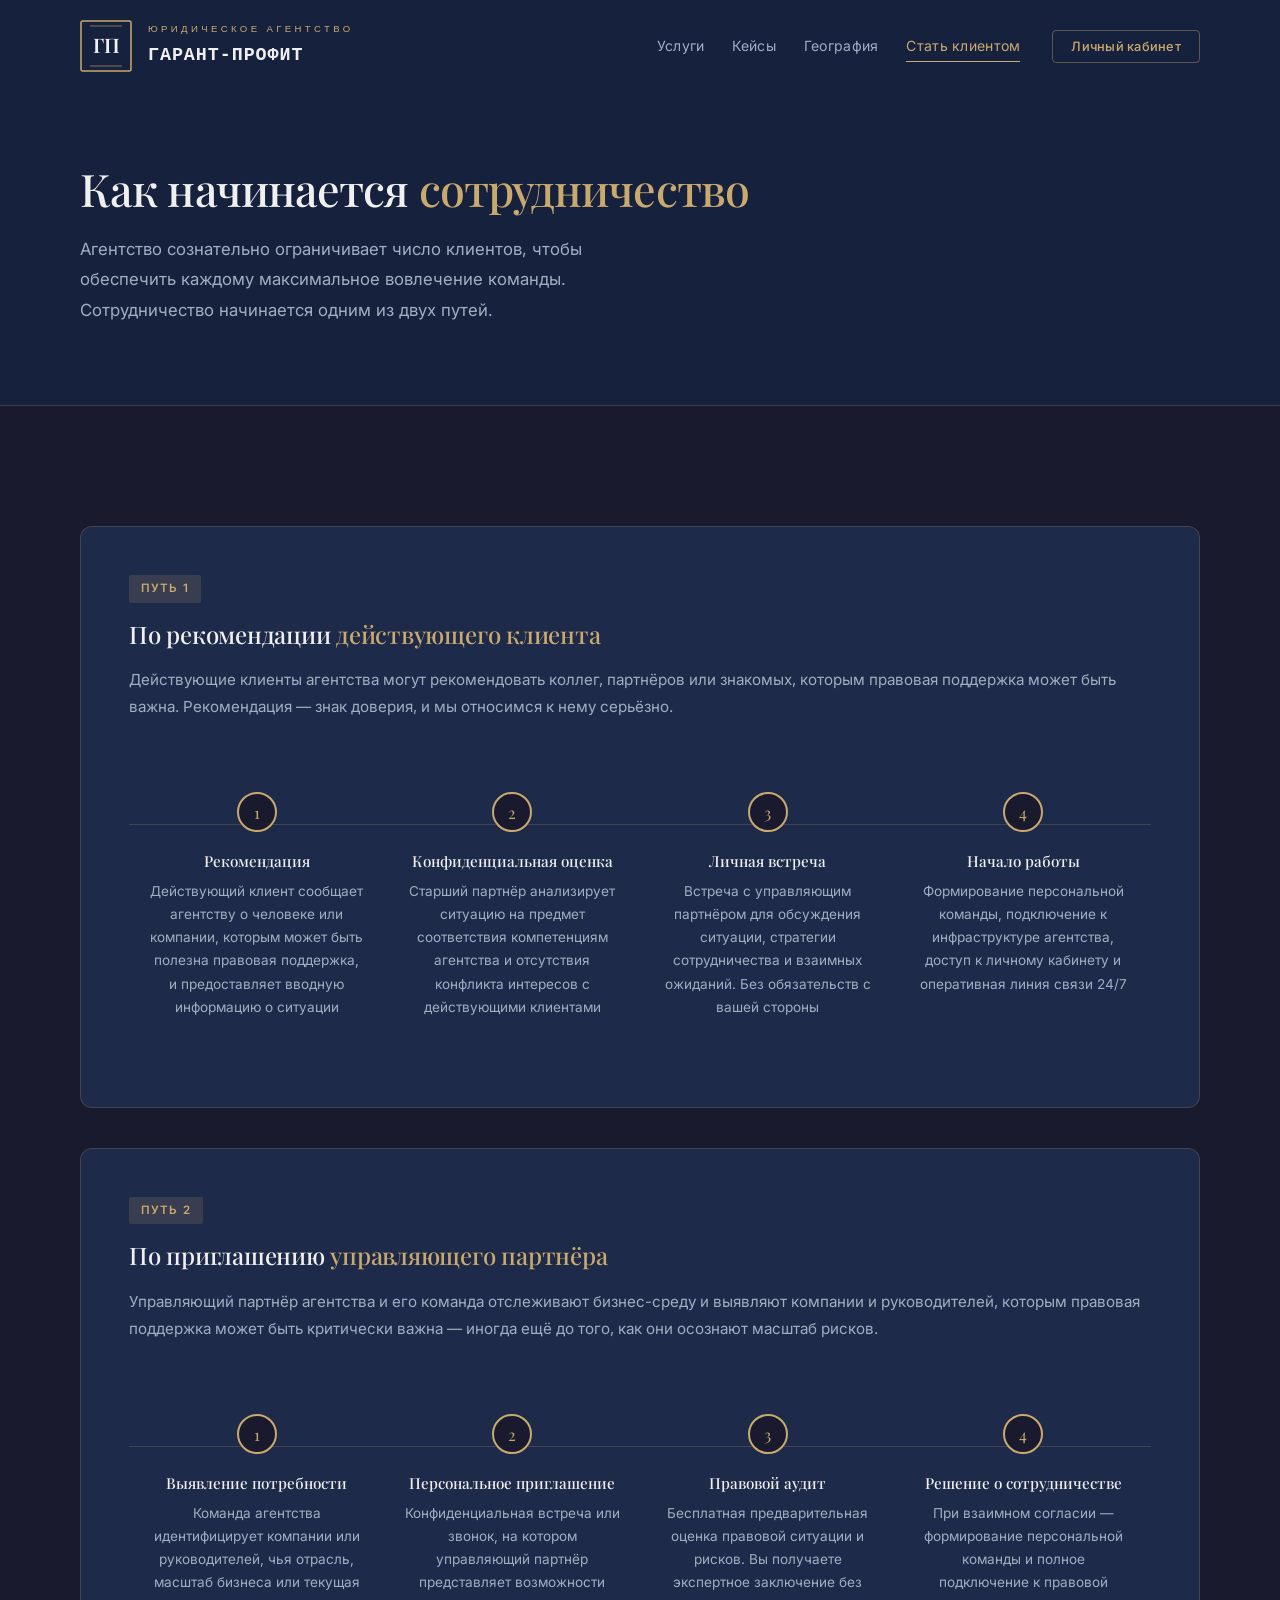
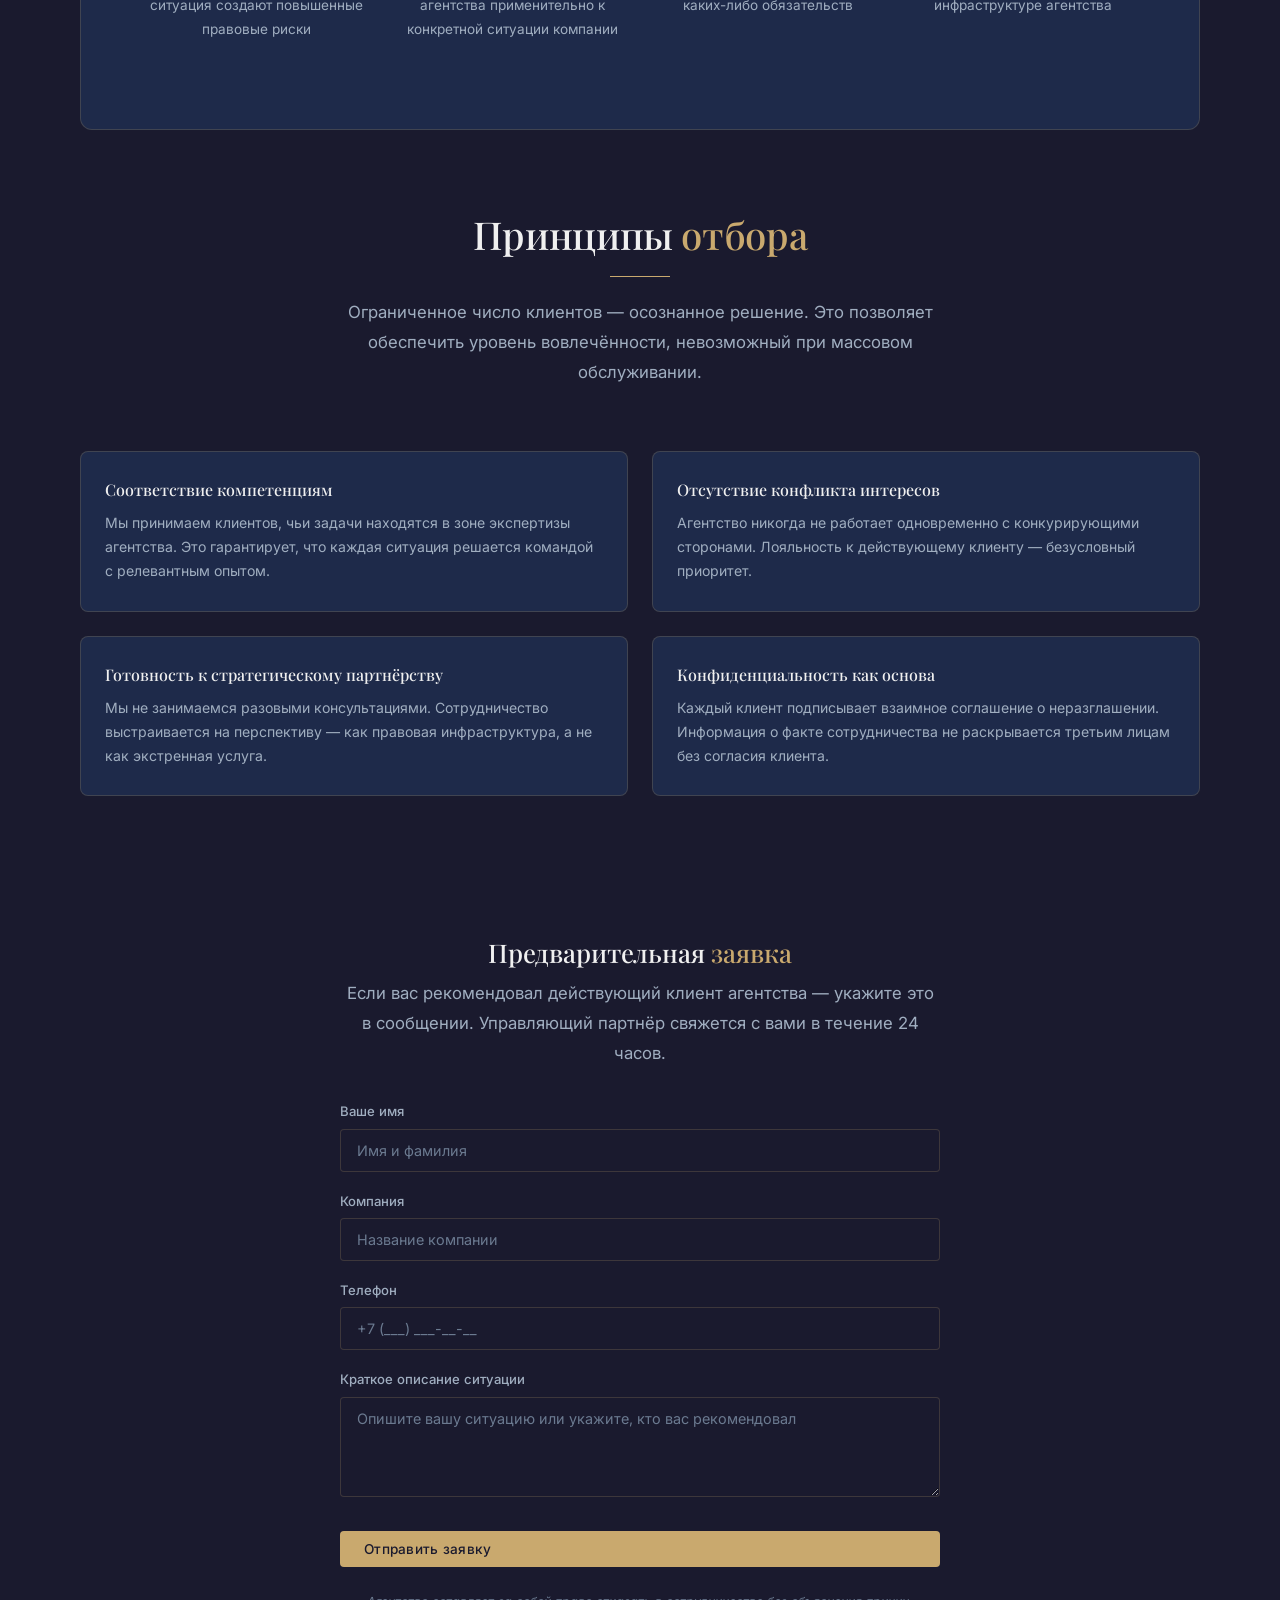
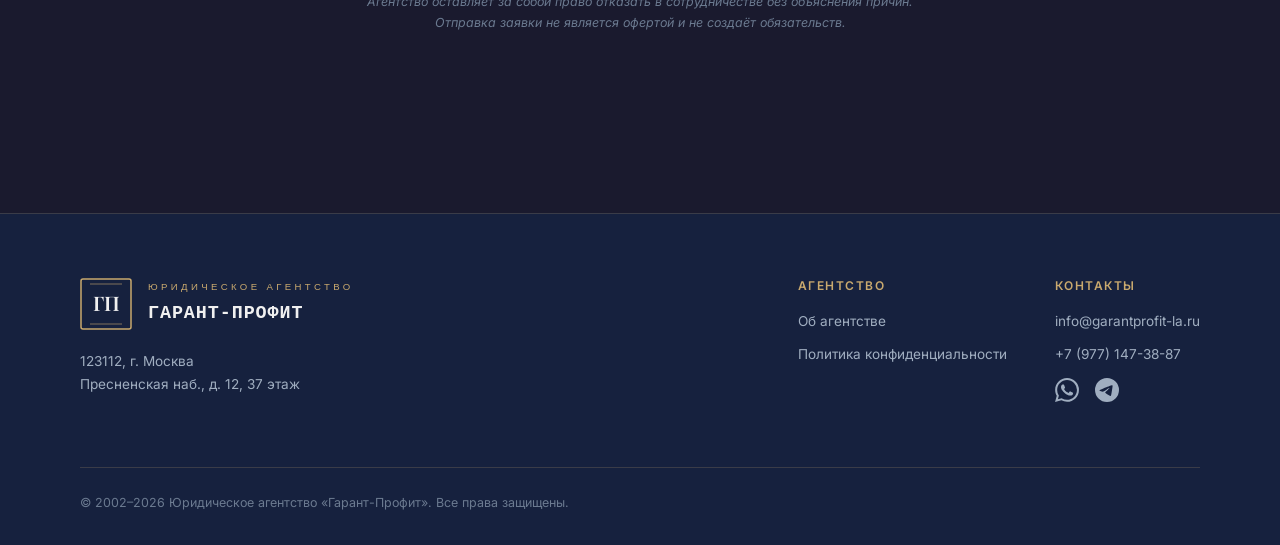
<file: admission.html>
<!DOCTYPE html>
<html lang="ru">
<head>
  <meta charset="UTF-8">
  <meta name="viewport" content="width=device-width, initial-scale=1.0">
  <title>Стать клиентом — Гарант-Профит</title>
  <meta name="description" content="Процедура начала сотрудничества с юридическим агентством Гарант-Профит. Два пути: рекомендация клиента или приглашение управляющего партнёра.">
  <link rel="stylesheet" href="css/styles.css">
  <link rel="preconnect" href="https://fonts.googleapis.com">
  <link href="https://fonts.googleapis.com/css2?family=Playfair+Display:wght@400;500;600;700&family=Inter:wght@300;400;500;600&display=swap" rel="stylesheet">
</head>
<body>
  <header class="header">
    <div class="header-inner">
      <a href="index.html" class="logo">
        <svg class="logo-mark" viewBox="0 0 52 52" fill="none"><rect x="1" y="1" width="50" height="50" rx="2" stroke="#c9a96e" stroke-width="1.5" fill="none"/><line x1="10" y1="6" x2="42" y2="6" stroke="#c9a96e" stroke-width="1" opacity="0.6"/><line x1="10" y1="46" x2="42" y2="46" stroke="#c9a96e" stroke-width="1" opacity="0.6"/><text x="26" y="33" text-anchor="middle" font-family="'Playfair Display', Georgia, serif" font-size="20" font-weight="600" fill="#f0f0f0">ГП</text></svg>
        <div class="logo-text"><span class="logo-text-top">Юридическое агентство</span><span class="logo-text-bottom">Гарант-Профит</span></div>
      </a>
      <nav class="nav">
        <div class="nav-links">
          <a href="services.html" class="nav-link">Услуги</a>
          <a href="cases.html" class="nav-link">Кейсы</a>
          <a href="jurisdictions.html" class="nav-link">География</a>
          <a href="admission.html" class="nav-link active">Стать клиентом</a>
        </div>
        <button class="btn btn-outline btn-sm" onclick="window.location='index.html'">Личный кабинет</button>
        <button class="burger" aria-label="Меню"><span></span><span></span><span></span></button>
      </nav>
    </div>
  </header>

  <section class="page-hero">
    <div class="container">
      <h1>Как начинается <span class="gold-text">сотрудничество</span></h1>
      <p class="section-subtitle">Агентство сознательно ограничивает число клиентов, чтобы обеспечить каждому максимальное вовлечение команды. Сотрудничество начинается одним из двух путей.</p>
    </div>
  </section>

  <!-- TWO PATHS -->
  <section class="section">
    <div class="container">

      <!-- PATH 1 -->
      <div class="case-full fade-in" style="margin-bottom: 40px;">
        <div class="case-full-tags"><span class="case-tag">путь 1</span></div>
        <h2>По рекомендации <span class="gold-text">действующего клиента</span></h2>
        <p style="color: var(--text-secondary); margin: 16px 0 32px; font-size: 0.95rem; line-height: 1.8;">Действующие клиенты агентства могут рекомендовать коллег, партнёров или знакомых, которым правовая поддержка может быть важна. Рекомендация — знак доверия, и мы относимся к нему серьёзно.</p>

        <div class="timeline">
          <div class="timeline-step">
            <div class="timeline-number">1</div>
            <h4>Рекомендация</h4>
            <p>Действующий клиент сообщает агентству о человеке или компании, которым может быть полезна правовая поддержка, и предоставляет вводную информацию о ситуации</p>
          </div>
          <div class="timeline-step">
            <div class="timeline-number">2</div>
            <h4>Конфиденциальная оценка</h4>
            <p>Старший партнёр анализирует ситуацию на предмет соответствия компетенциям агентства и отсутствия конфликта интересов с действующими клиентами</p>
          </div>
          <div class="timeline-step">
            <div class="timeline-number">3</div>
            <h4>Личная встреча</h4>
            <p>Встреча с управляющим партнёром для обсуждения ситуации, стратегии сотрудничества и взаимных ожиданий. Без обязательств с вашей стороны</p>
          </div>
          <div class="timeline-step">
            <div class="timeline-number">4</div>
            <h4>Начало работы</h4>
            <p>Формирование персональной команды, подключение к инфраструктуре агентства, доступ к личному кабинету и оперативная линия связи 24/7</p>
          </div>
        </div>
      </div>

      <!-- PATH 2 -->
      <div class="case-full fade-in" style="margin-bottom: 40px;">
        <div class="case-full-tags"><span class="case-tag">путь 2</span></div>
        <h2>По приглашению <span class="gold-text">управляющего партнёра</span></h2>
        <p style="color: var(--text-secondary); margin: 16px 0 32px; font-size: 0.95rem; line-height: 1.8;">Управляющий партнёр агентства и его команда отслеживают бизнес-среду и выявляют компании и руководителей, которым правовая поддержка может быть критически важна — иногда ещё до того, как они осознают масштаб рисков.</p>

        <div class="timeline">
          <div class="timeline-step">
            <div class="timeline-number">1</div>
            <h4>Выявление потребности</h4>
            <p>Команда агентства идентифицирует компании или руководителей, чья отрасль, масштаб бизнеса или текущая ситуация создают повышенные правовые риски</p>
          </div>
          <div class="timeline-step">
            <div class="timeline-number">2</div>
            <h4>Персональное приглашение</h4>
            <p>Конфиденциальная встреча или звонок, на котором управляющий партнёр представляет возможности агентства применительно к конкретной ситуации компании</p>
          </div>
          <div class="timeline-step">
            <div class="timeline-number">3</div>
            <h4>Правовой аудит</h4>
            <p>Бесплатная предварительная оценка правовой ситуации и рисков. Вы получаете экспертное заключение без каких-либо обязательств</p>
          </div>
          <div class="timeline-step">
            <div class="timeline-number">4</div>
            <h4>Решение о сотрудничестве</h4>
            <p>При взаимном согласии — формирование персональной команды и полное подключение к правовой инфраструктуре агентства</p>
          </div>
        </div>
      </div>

      <!-- CRITERIA -->
      <div class="section-header text-center fade-in" style="margin-top: 80px;">
        <h2>Принципы <span class="gold-text">отбора</span></h2>
        <div class="gold-line"></div>
        <p class="section-subtitle" style="margin: 0 auto;">Ограниченное число клиентов — осознанное решение. Это позволяет обеспечить уровень вовлечённости, невозможный при массовом обслуживании.</p>
      </div>

      <div class="admission-criteria fade-in">
        <div class="criteria-card">
          <h4>Соответствие компетенциям</h4>
          <p>Мы принимаем клиентов, чьи задачи находятся в зоне экспертизы агентства. Это гарантирует, что каждая ситуация решается командой с релевантным опытом.</p>
        </div>
        <div class="criteria-card">
          <h4>Отсутствие конфликта интересов</h4>
          <p>Агентство никогда не работает одновременно с конкурирующими сторонами. Лояльность к действующему клиенту — безусловный приоритет.</p>
        </div>
        <div class="criteria-card">
          <h4>Готовность к стратегическому партнёрству</h4>
          <p>Мы не занимаемся разовыми консультациями. Сотрудничество выстраивается на перспективу — как правовая инфраструктура, а не как экстренная услуга.</p>
        </div>
        <div class="criteria-card">
          <h4>Конфиденциальность как основа</h4>
          <p>Каждый клиент подписывает взаимное соглашение о неразглашении. Информация о факте сотрудничества не раскрывается третьим лицам без согласия клиента.</p>
        </div>
      </div>

      <!-- CONTACT FORM -->
      <div class="admission-form-section fade-in" style="margin-top: 80px;">
        <h3>Предварительная <span class="gold-text">заявка</span></h3>
        <p class="section-subtitle">Если вас рекомендовал действующий клиент агентства — укажите это в сообщении. Управляющий партнёр свяжется с вами в течение 24 часов.</p>

        <form style="margin-top: 32px;">
          <div class="form-group">
            <label class="form-label">Ваше имя</label>
            <input type="text" class="form-input" placeholder="Имя и фамилия">
          </div>
          <div class="form-group">
            <label class="form-label">Компания</label>
            <input type="text" class="form-input" placeholder="Название компании">
          </div>
          <div class="form-group">
            <label class="form-label">Телефон</label>
            <input type="tel" class="form-input" placeholder="+7 (___) ___-__-__">
          </div>
          <div class="form-group">
            <label class="form-label">Краткое описание ситуации</label>
            <textarea class="form-input" placeholder="Опишите вашу ситуацию или укажите, кто вас рекомендовал"></textarea>
          </div>
          <button type="submit" class="btn btn-gold form-btn">Отправить заявку</button>
        </form>
        <p class="admission-disclaimer">Агентство оставляет за собой право отказать в сотрудничестве без объяснения причин. Отправка заявки не является офертой и не создаёт обязательств.</p>
      </div>

    </div>
  </section>

  <footer class="footer">
    <div class="container">
      <div class="footer-inner">
        <div class="footer-info">
          <a href="index.html" class="logo"><svg class="logo-mark" width="40" height="40" viewBox="0 0 52 52" fill="none"><rect x="1" y="1" width="50" height="50" rx="2" stroke="#c9a96e" stroke-width="1.5" fill="none"/><line x1="10" y1="6" x2="42" y2="6" stroke="#c9a96e" stroke-width="1" opacity="0.6"/><line x1="10" y1="46" x2="42" y2="46" stroke="#c9a96e" stroke-width="1" opacity="0.6"/><text x="26" y="33" text-anchor="middle" font-family="'Playfair Display', Georgia, serif" font-size="20" font-weight="600" fill="#f0f0f0">ГП</text></svg><div class="logo-text"><span class="logo-text-top">Юридическое агентство</span><span class="logo-text-bottom">Гарант-Профит</span></div></a>
          <p style="margin-top:20px;">123112, г. Москва<br>Пресненская наб., д. 12, 37 этаж</p>
        </div>
        <div class="footer-nav">
          <div class="footer-nav-col"><h4>Агентство</h4><a href="about.html">Об агентстве</a><a href="privacy.html">Политика конфиденциальности</a></div>
          <div class="footer-nav-col"><h4>Контакты</h4><a href="mailto:info@garantprofit-la.ru">info@garantprofit-la.ru</a><a href="tel:+79771473887">+7 (977) 147-38-87</a>
            <div style="display:flex;gap:16px;margin-top:12px;"><a href="https://wa.me/79771473887" target="_blank" rel="noopener" style="color:var(--text-secondary);"><svg width="24" height="24" viewBox="0 0 24 24" fill="currentColor"><path d="M17.472 14.382c-.297-.149-1.758-.867-2.03-.967-.273-.099-.471-.148-.67.15-.197.297-.767.966-.94 1.164-.173.199-.347.223-.644.075-.297-.15-1.255-.463-2.39-1.475-.883-.788-1.48-1.761-1.653-2.059-.173-.297-.018-.458.13-.606.134-.133.298-.347.446-.52.149-.174.198-.298.298-.497.099-.198.05-.371-.025-.52-.075-.149-.669-1.612-.916-2.207-.242-.579-.487-.5-.669-.51-.173-.008-.371-.01-.57-.01-.198 0-.52.074-.792.372-.272.297-1.04 1.016-1.04 2.479 0 1.462 1.065 2.875 1.213 3.074.149.198 2.096 3.2 5.077 4.487.709.306 1.262.489 1.694.625.712.227 1.36.195 1.871.118.571-.085 1.758-.719 2.006-1.413.248-.694.248-1.289.173-1.413-.074-.124-.272-.198-.57-.347m-5.421 7.403h-.004a9.87 9.87 0 01-5.031-1.378l-.361-.214-3.741.982.998-3.648-.235-.374a9.86 9.86 0 01-1.51-5.26c.001-5.45 4.436-9.884 9.888-9.884 2.64 0 5.122 1.03 6.988 2.898a9.825 9.825 0 012.893 6.994c-.003 5.45-4.437 9.884-9.885 9.884m8.413-18.297A11.815 11.815 0 0012.05 0C5.495 0 .16 5.335.157 11.892c0 2.096.547 4.142 1.588 5.945L.057 24l6.305-1.654a11.882 11.882 0 005.683 1.448h.005c6.554 0 11.89-5.335 11.893-11.893a11.821 11.821 0 00-3.48-8.413z"/></svg></a><a href="https://t.me/garantprofit_la" target="_blank" rel="noopener" style="color:var(--text-secondary);"><svg width="24" height="24" viewBox="0 0 24 24" fill="currentColor"><path d="M11.944 0A12 12 0 000 12a12 12 0 0012 12 12 12 0 0012-12A12 12 0 0012 0a12 12 0 00-.056 0zm4.962 7.224c.1-.002.321.023.465.14a.506.506 0 01.171.325c.016.093.036.306.02.472-.18 1.898-.962 6.502-1.36 8.627-.168.9-.499 1.201-.82 1.23-.696.065-1.225-.46-1.9-.902-1.056-.693-1.653-1.124-2.678-1.8-1.185-.78-.417-1.21.258-1.91.177-.184 3.247-2.977 3.307-3.23.007-.032.014-.15-.056-.212s-.174-.041-.249-.024c-.106.024-1.793 1.14-5.061 3.345-.479.33-.913.49-1.302.48-.428-.008-1.252-.241-1.865-.44-.752-.245-1.349-.374-1.297-.789.027-.216.325-.437.893-.663 3.498-1.524 5.83-2.529 6.998-3.014 3.332-1.386 4.025-1.627 4.476-1.635z"/></svg></a></div>
          </div>
        </div>
      </div>
      <div class="footer-bottom"><span class="footer-copyright">© 2002–2026 Юридическое агентство «Гарант-Профит». Все права защищены.</span></div>
    </div>
  </footer>
  <script src="js/main.js"></script>
</body>
</html>
</file>
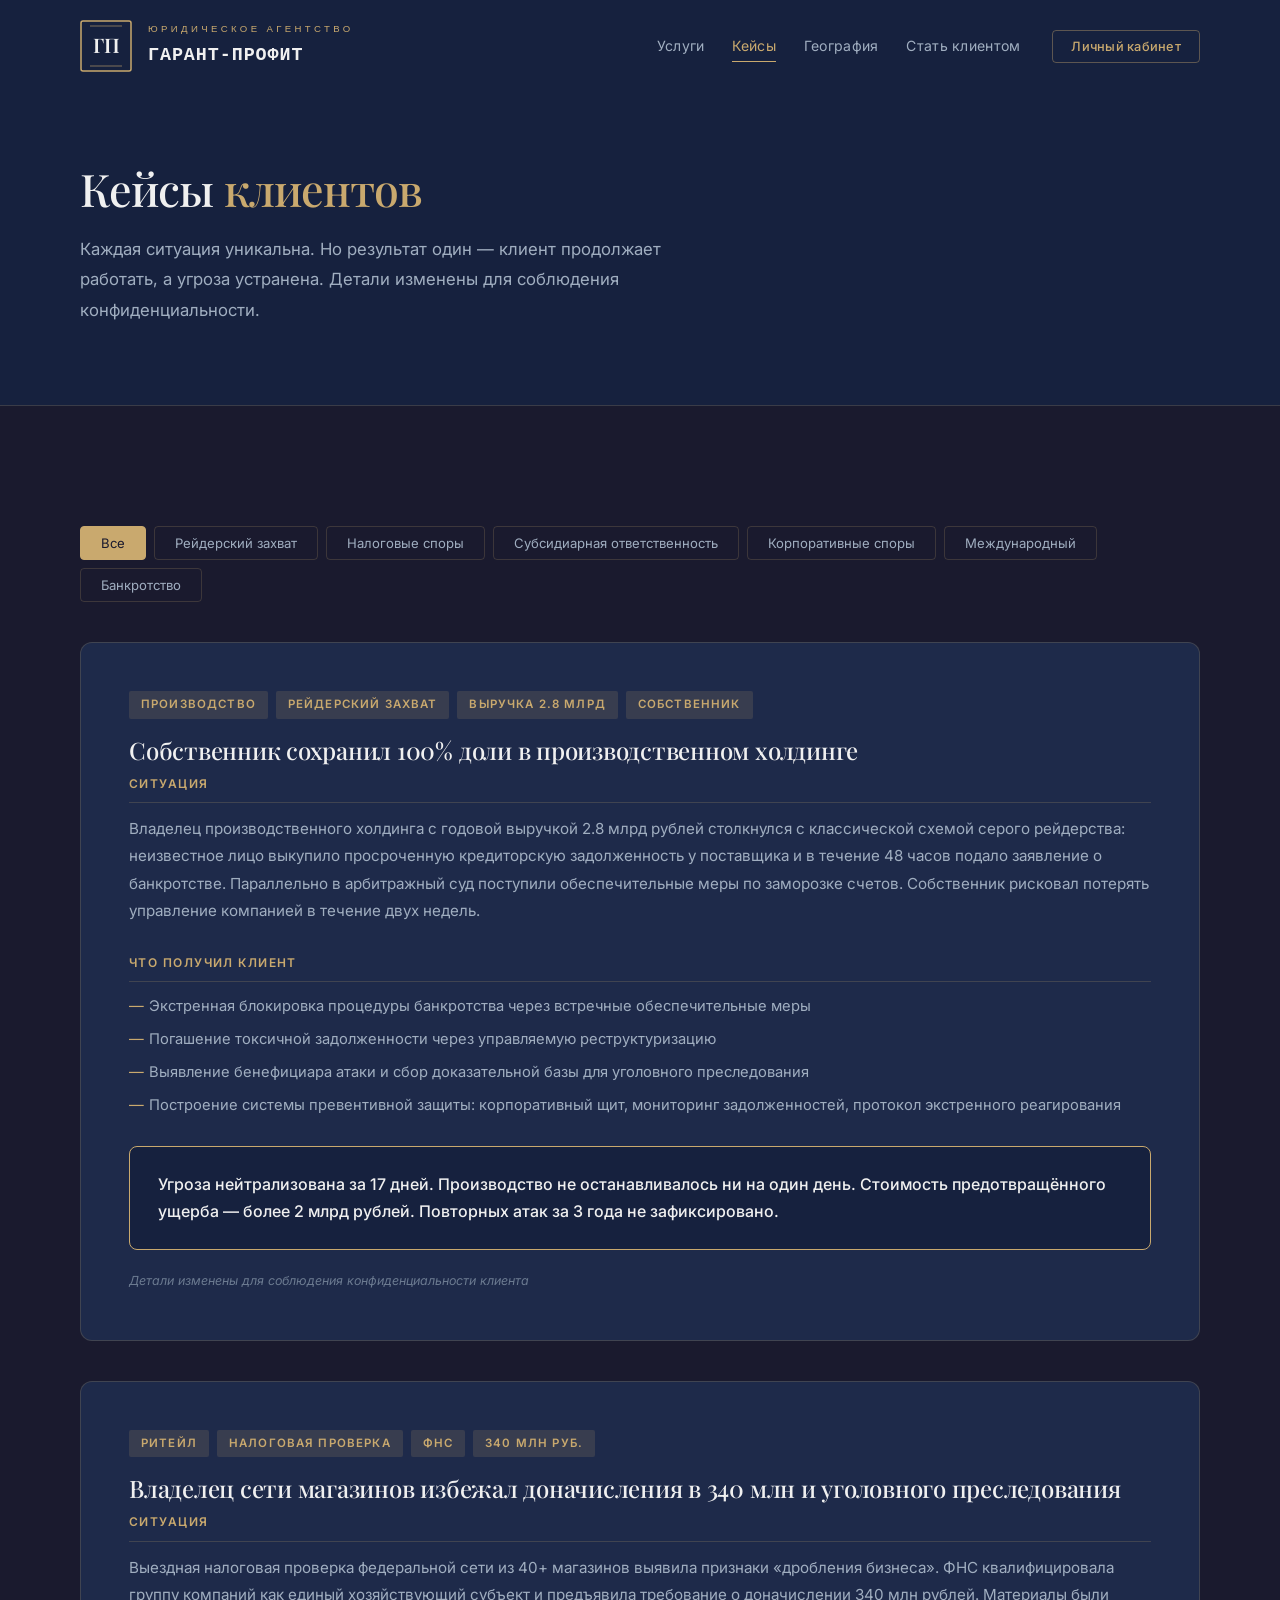
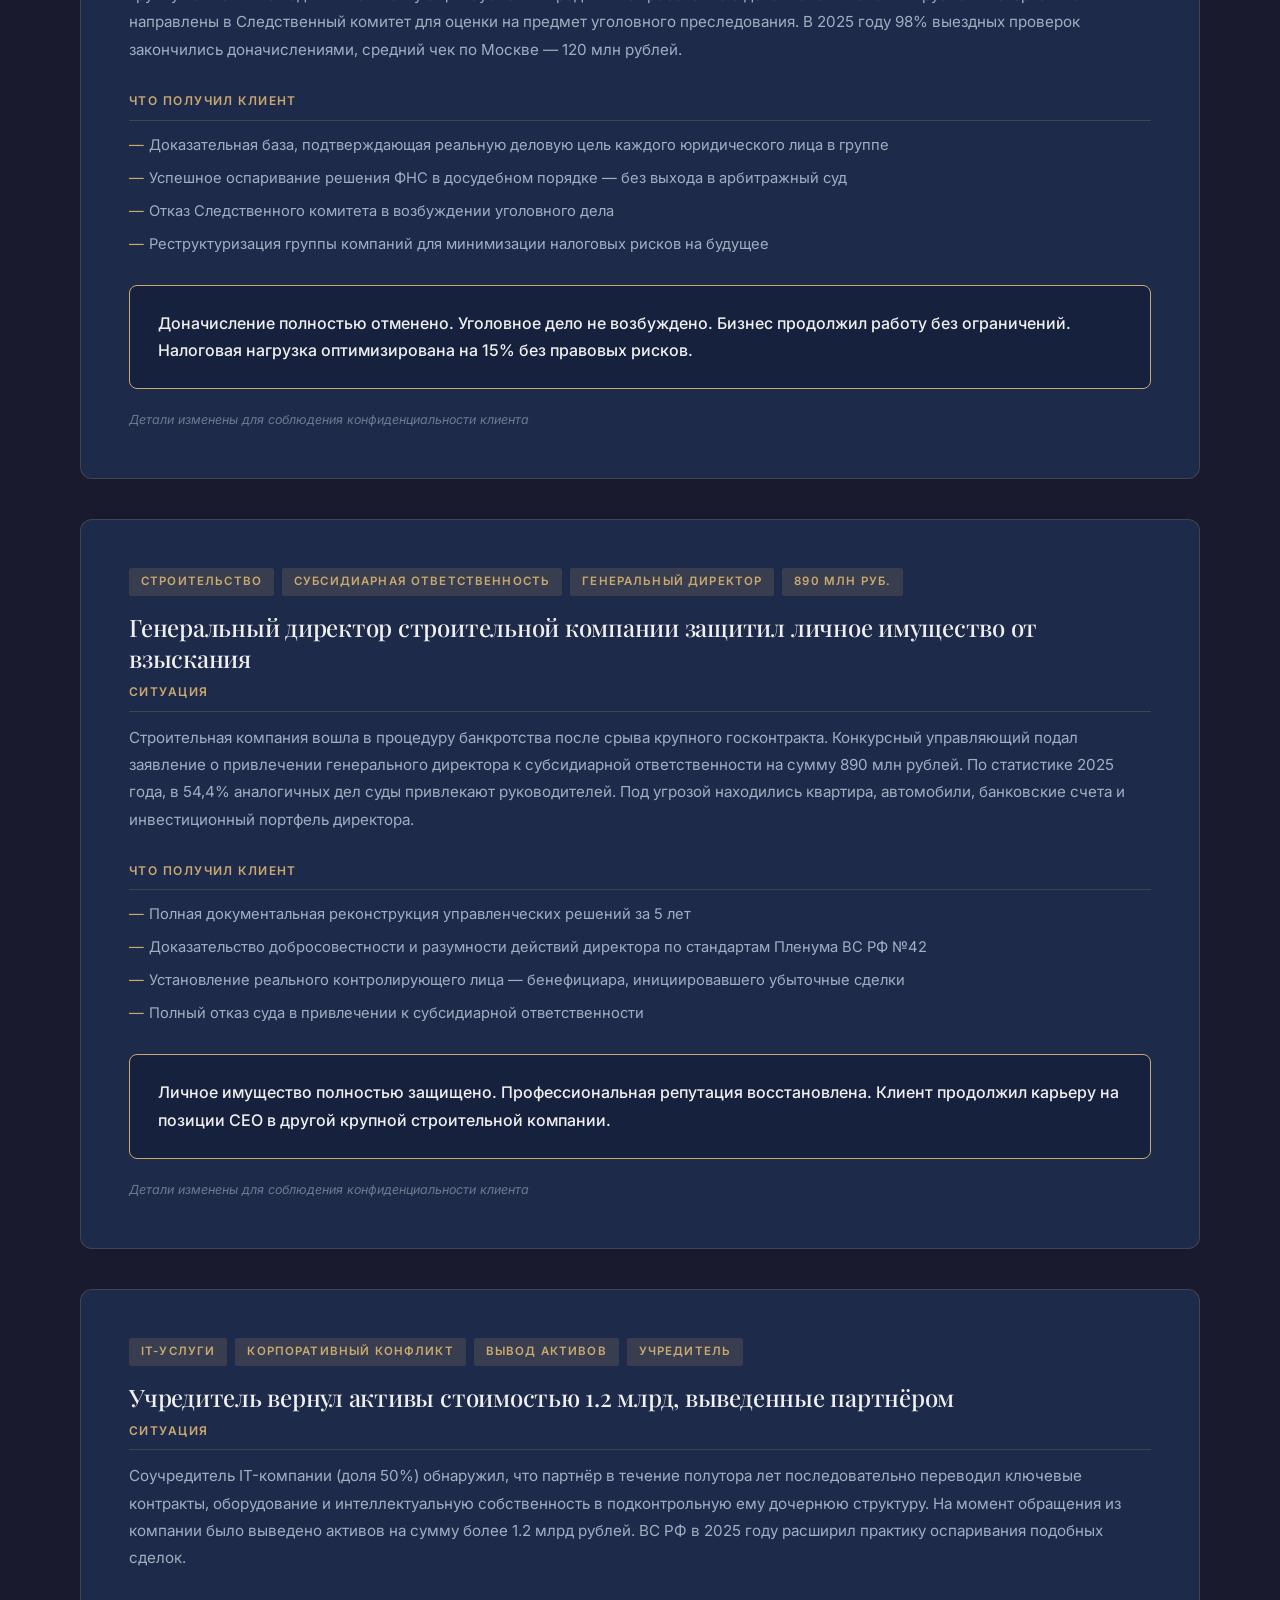
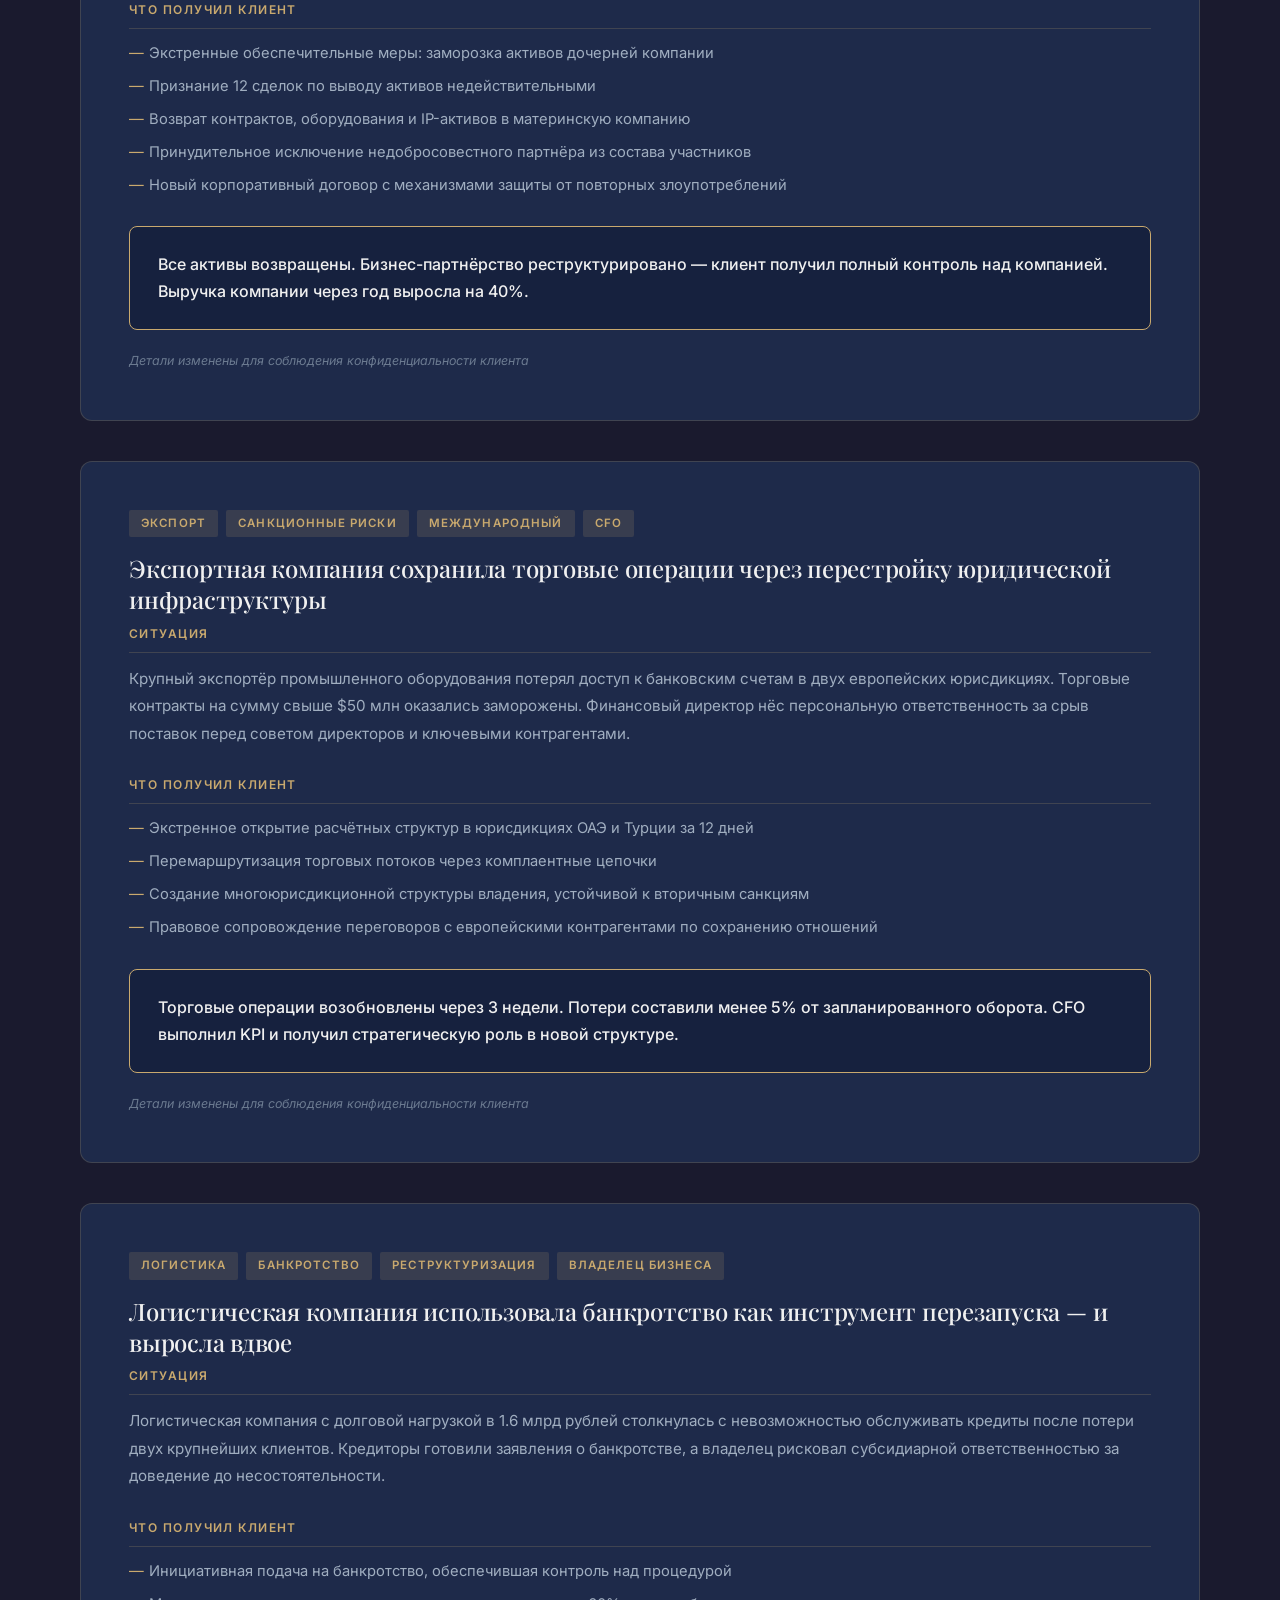
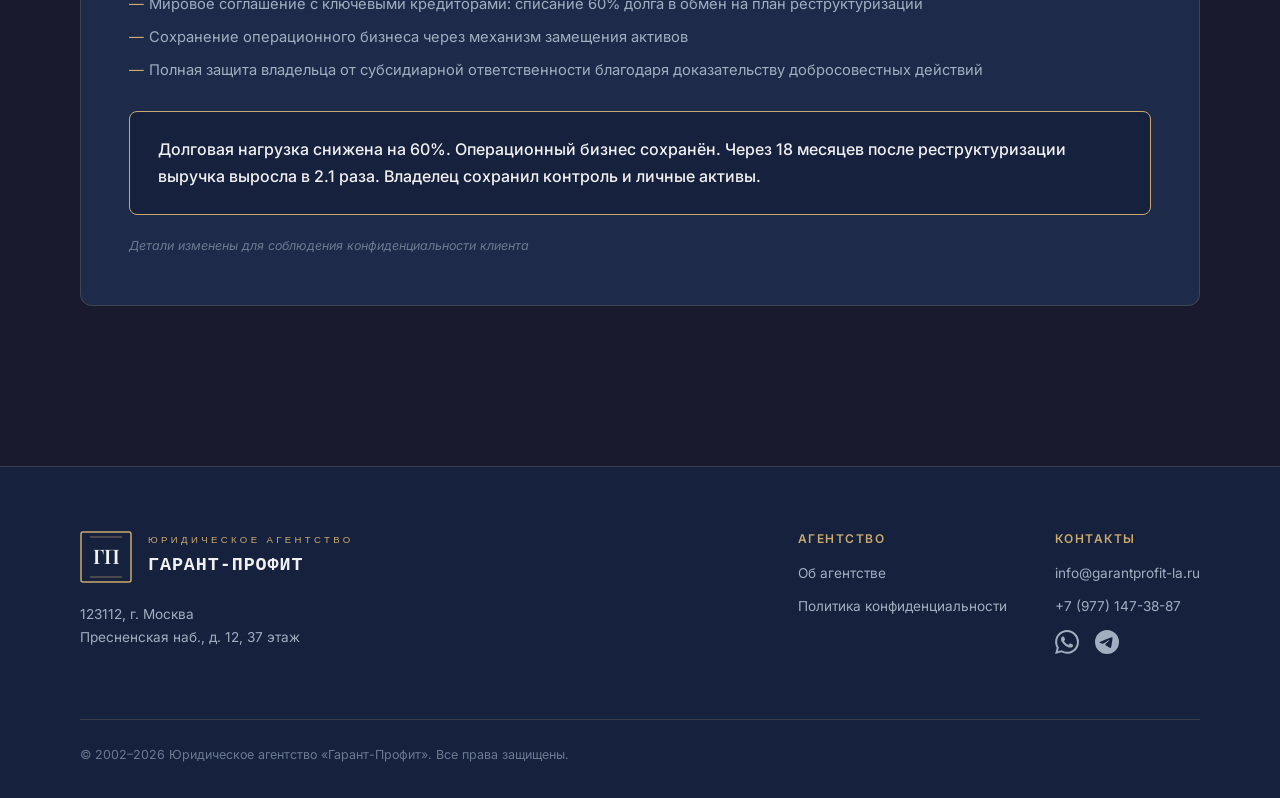
<file: cases.html>
<!DOCTYPE html>
<html lang="ru">
<head>
  <meta charset="UTF-8">
  <meta name="viewport" content="width=device-width, initial-scale=1.0">
  <title>Кейсы — Гарант-Профит</title>
  <meta name="description" content="Реальные результаты для клиентов юридического агентства Гарант-Профит. Антирейдерская защита, налоговые споры, корпоративные конфликты.">
  <link rel="stylesheet" href="css/styles.css">
  <link rel="preconnect" href="https://fonts.googleapis.com">
  <link href="https://fonts.googleapis.com/css2?family=Playfair+Display:wght@400;500;600;700&family=Inter:wght@300;400;500;600&display=swap" rel="stylesheet">
</head>
<body>

  <!-- HEADER -->
  <header class="header">
    <div class="header-inner">
      <a href="index.html" class="logo">
        <svg class="logo-mark" viewBox="0 0 52 52" fill="none"><rect x="1" y="1" width="50" height="50" rx="2" stroke="#c9a96e" stroke-width="1.5" fill="none"/><line x1="10" y1="6" x2="42" y2="6" stroke="#c9a96e" stroke-width="1" opacity="0.6"/><line x1="10" y1="46" x2="42" y2="46" stroke="#c9a96e" stroke-width="1" opacity="0.6"/><text x="26" y="33" text-anchor="middle" font-family="'Playfair Display', Georgia, serif" font-size="20" font-weight="600" fill="#f0f0f0">ГП</text></svg>
        <div class="logo-text"><span class="logo-text-top">Юридическое агентство</span><span class="logo-text-bottom">Гарант-Профит</span></div>
      </a>
      <nav class="nav">
        <div class="nav-links">
          <a href="services.html" class="nav-link">Услуги</a>
          <a href="cases.html" class="nav-link active">Кейсы</a>
          <a href="jurisdictions.html" class="nav-link">География</a>
          <a href="admission.html" class="nav-link">Стать клиентом</a>
        </div>
        <button class="btn btn-outline btn-sm" onclick="window.location='index.html'">Личный кабинет</button>
        <button class="burger" aria-label="Меню"><span></span><span></span><span></span></button>
      </nav>
    </div>
  </header>

  <!-- PAGE HERO -->
  <section class="page-hero">
    <div class="container">
      <h1>Кейсы <span class="gold-text">клиентов</span></h1>
      <p class="section-subtitle">Каждая ситуация уникальна. Но результат один — клиент продолжает работать, а угроза устранена. Детали изменены для соблюдения конфиденциальности.</p>
    </div>
  </section>

  <!-- FILTERS -->
  <section class="section">
    <div class="container">

      <div class="filter-tabs fade-in">
        <button class="filter-tab active" data-filter="all">Все</button>
        <button class="filter-tab" data-filter="raider">Рейдерский захват</button>
        <button class="filter-tab" data-filter="tax">Налоговые споры</button>
        <button class="filter-tab" data-filter="subsidiary">Субсидиарная ответственность</button>
        <button class="filter-tab" data-filter="corporate">Корпоративные споры</button>
        <button class="filter-tab" data-filter="international">Международный</button>
        <button class="filter-tab" data-filter="bankruptcy">Банкротство</button>
      </div>

      <!-- CASE 1 -->
      <div class="case-full fade-in" id="case1" data-category="raider">
        <div class="case-full-tags">
          <span class="case-tag">производство</span>
          <span class="case-tag">рейдерский захват</span>
          <span class="case-tag">выручка 2.8 млрд</span>
          <span class="case-tag">собственник</span>
        </div>
        <h2>Собственник сохранил 100% доли в производственном холдинге</h2>

        <div class="case-block">
          <div class="case-block-title">Ситуация</div>
          <p>Владелец производственного холдинга с годовой выручкой 2.8 млрд рублей столкнулся с классической схемой серого рейдерства: неизвестное лицо выкупило просроченную кредиторскую задолженность у поставщика и в течение 48 часов подало заявление о банкротстве. Параллельно в арбитражный суд поступили обеспечительные меры по заморозке счетов. Собственник рисковал потерять управление компанией в течение двух недель.</p>
        </div>

        <div class="case-block">
          <div class="case-block-title">Что получил клиент</div>
          <ul>
            <li>Экстренная блокировка процедуры банкротства через встречные обеспечительные меры</li>
            <li>Погашение токсичной задолженности через управляемую реструктуризацию</li>
            <li>Выявление бенефициара атаки и сбор доказательной базы для уголовного преследования</li>
            <li>Построение системы превентивной защиты: корпоративный щит, мониторинг задолженностей, протокол экстренного реагирования</li>
          </ul>
        </div>

        <div class="case-result-block">
          <p>Угроза нейтрализована за 17 дней. Производство не останавливалось ни на один день. Стоимость предотвращённого ущерба — более 2 млрд рублей. Повторных атак за 3 года не зафиксировано.</p>
        </div>
        <p class="case-disclaimer">Детали изменены для соблюдения конфиденциальности клиента</p>
      </div>

      <!-- CASE 2 -->
      <div class="case-full fade-in" id="case2" data-category="tax">
        <div class="case-full-tags">
          <span class="case-tag">ритейл</span>
          <span class="case-tag">налоговая проверка</span>
          <span class="case-tag">ФНС</span>
          <span class="case-tag">340 млн руб.</span>
        </div>
        <h2>Владелец сети магазинов избежал доначисления в 340 млн и уголовного преследования</h2>

        <div class="case-block">
          <div class="case-block-title">Ситуация</div>
          <p>Выездная налоговая проверка федеральной сети из 40+ магазинов выявила признаки «дробления бизнеса». ФНС квалифицировала группу компаний как единый хозяйствующий субъект и предъявила требование о доначислении 340 млн рублей. Материалы были направлены в Следственный комитет для оценки на предмет уголовного преследования. В 2025 году 98% выездных проверок закончились доначислениями, средний чек по Москве — 120 млн рублей.</p>
        </div>

        <div class="case-block">
          <div class="case-block-title">Что получил клиент</div>
          <ul>
            <li>Доказательная база, подтверждающая реальную деловую цель каждого юридического лица в группе</li>
            <li>Успешное оспаривание решения ФНС в досудебном порядке — без выхода в арбитражный суд</li>
            <li>Отказ Следственного комитета в возбуждении уголовного дела</li>
            <li>Реструктуризация группы компаний для минимизации налоговых рисков на будущее</li>
          </ul>
        </div>

        <div class="case-result-block">
          <p>Доначисление полностью отменено. Уголовное дело не возбуждено. Бизнес продолжил работу без ограничений. Налоговая нагрузка оптимизирована на 15% без правовых рисков.</p>
        </div>
        <p class="case-disclaimer">Детали изменены для соблюдения конфиденциальности клиента</p>
      </div>

      <!-- CASE 3 -->
      <div class="case-full fade-in" id="case3" data-category="subsidiary">
        <div class="case-full-tags">
          <span class="case-tag">строительство</span>
          <span class="case-tag">субсидиарная ответственность</span>
          <span class="case-tag">генеральный директор</span>
          <span class="case-tag">890 млн руб.</span>
        </div>
        <h2>Генеральный директор строительной компании защитил личное имущество от взыскания</h2>

        <div class="case-block">
          <div class="case-block-title">Ситуация</div>
          <p>Строительная компания вошла в процедуру банкротства после срыва крупного госконтракта. Конкурсный управляющий подал заявление о привлечении генерального директора к субсидиарной ответственности на сумму 890 млн рублей. По статистике 2025 года, в 54,4% аналогичных дел суды привлекают руководителей. Под угрозой находились квартира, автомобили, банковские счета и инвестиционный портфель директора.</p>
        </div>

        <div class="case-block">
          <div class="case-block-title">Что получил клиент</div>
          <ul>
            <li>Полная документальная реконструкция управленческих решений за 5 лет</li>
            <li>Доказательство добросовестности и разумности действий директора по стандартам Пленума ВС РФ №42</li>
            <li>Установление реального контролирующего лица — бенефициара, инициировавшего убыточные сделки</li>
            <li>Полный отказ суда в привлечении к субсидиарной ответственности</li>
          </ul>
        </div>

        <div class="case-result-block">
          <p>Личное имущество полностью защищено. Профессиональная репутация восстановлена. Клиент продолжил карьеру на позиции CEO в другой крупной строительной компании.</p>
        </div>
        <p class="case-disclaimer">Детали изменены для соблюдения конфиденциальности клиента</p>
      </div>

      <!-- CASE 4 -->
      <div class="case-full fade-in" id="case4" data-category="corporate">
        <div class="case-full-tags">
          <span class="case-tag">IT-услуги</span>
          <span class="case-tag">корпоративный конфликт</span>
          <span class="case-tag">вывод активов</span>
          <span class="case-tag">учредитель</span>
        </div>
        <h2>Учредитель вернул активы стоимостью 1.2 млрд, выведенные партнёром</h2>

        <div class="case-block">
          <div class="case-block-title">Ситуация</div>
          <p>Соучредитель IT-компании (доля 50%) обнаружил, что партнёр в течение полутора лет последовательно переводил ключевые контракты, оборудование и интеллектуальную собственность в подконтрольную ему дочернюю структуру. На момент обращения из компании было выведено активов на сумму более 1.2 млрд рублей. ВС РФ в 2025 году расширил практику оспаривания подобных сделок.</p>
        </div>

        <div class="case-block">
          <div class="case-block-title">Что получил клиент</div>
          <ul>
            <li>Экстренные обеспечительные меры: заморозка активов дочерней компании</li>
            <li>Признание 12 сделок по выводу активов недействительными</li>
            <li>Возврат контрактов, оборудования и IP-активов в материнскую компанию</li>
            <li>Принудительное исключение недобросовестного партнёра из состава участников</li>
            <li>Новый корпоративный договор с механизмами защиты от повторных злоупотреблений</li>
          </ul>
        </div>

        <div class="case-result-block">
          <p>Все активы возвращены. Бизнес-партнёрство реструктурировано — клиент получил полный контроль над компанией. Выручка компании через год выросла на 40%.</p>
        </div>
        <p class="case-disclaimer">Детали изменены для соблюдения конфиденциальности клиента</p>
      </div>

      <!-- CASE 5 -->
      <div class="case-full fade-in" id="case5" data-category="international">
        <div class="case-full-tags">
          <span class="case-tag">экспорт</span>
          <span class="case-tag">санкционные риски</span>
          <span class="case-tag">международный</span>
          <span class="case-tag">CFO</span>
        </div>
        <h2>Экспортная компания сохранила торговые операции через перестройку юридической инфраструктуры</h2>

        <div class="case-block">
          <div class="case-block-title">Ситуация</div>
          <p>Крупный экспортёр промышленного оборудования потерял доступ к банковским счетам в двух европейских юрисдикциях. Торговые контракты на сумму свыше $50 млн оказались заморожены. Финансовый директор нёс персональную ответственность за срыв поставок перед советом директоров и ключевыми контрагентами.</p>
        </div>

        <div class="case-block">
          <div class="case-block-title">Что получил клиент</div>
          <ul>
            <li>Экстренное открытие расчётных структур в юрисдикциях ОАЭ и Турции за 12 дней</li>
            <li>Перемаршрутизация торговых потоков через комплаентные цепочки</li>
            <li>Создание многоюрисдикционной структуры владения, устойчивой к вторичным санкциям</li>
            <li>Правовое сопровождение переговоров с европейскими контрагентами по сохранению отношений</li>
          </ul>
        </div>

        <div class="case-result-block">
          <p>Торговые операции возобновлены через 3 недели. Потери составили менее 5% от запланированного оборота. CFO выполнил KPI и получил стратегическую роль в новой структуре.</p>
        </div>
        <p class="case-disclaimer">Детали изменены для соблюдения конфиденциальности клиента</p>
      </div>

      <!-- CASE 6 -->
      <div class="case-full fade-in" id="case6" data-category="bankruptcy">
        <div class="case-full-tags">
          <span class="case-tag">логистика</span>
          <span class="case-tag">банкротство</span>
          <span class="case-tag">реструктуризация</span>
          <span class="case-tag">владелец бизнеса</span>
        </div>
        <h2>Логистическая компания использовала банкротство как инструмент перезапуска — и выросла вдвое</h2>

        <div class="case-block">
          <div class="case-block-title">Ситуация</div>
          <p>Логистическая компания с долговой нагрузкой в 1.6 млрд рублей столкнулась с невозможностью обслуживать кредиты после потери двух крупнейших клиентов. Кредиторы готовили заявления о банкротстве, а владелец рисковал субсидиарной ответственностью за доведение до несостоятельности.</p>
        </div>

        <div class="case-block">
          <div class="case-block-title">Что получил клиент</div>
          <ul>
            <li>Инициативная подача на банкротство, обеспечившая контроль над процедурой</li>
            <li>Мировое соглашение с ключевыми кредиторами: списание 60% долга в обмен на план реструктуризации</li>
            <li>Сохранение операционного бизнеса через механизм замещения активов</li>
            <li>Полная защита владельца от субсидиарной ответственности благодаря доказательству добросовестных действий</li>
          </ul>
        </div>

        <div class="case-result-block">
          <p>Долговая нагрузка снижена на 60%. Операционный бизнес сохранён. Через 18 месяцев после реструктуризации выручка выросла в 2.1 раза. Владелец сохранил контроль и личные активы.</p>
        </div>
        <p class="case-disclaimer">Детали изменены для соблюдения конфиденциальности клиента</p>
      </div>

    </div>
  </section>

  <!-- FOOTER -->
  <footer class="footer">
    <div class="container">
      <div class="footer-inner">
        <div class="footer-info">
          <a href="index.html" class="logo">
            <svg class="logo-mark" width="40" height="40" viewBox="0 0 52 52" fill="none"><rect x="1" y="1" width="50" height="50" rx="2" stroke="#c9a96e" stroke-width="1.5" fill="none"/><line x1="10" y1="6" x2="42" y2="6" stroke="#c9a96e" stroke-width="1" opacity="0.6"/><line x1="10" y1="46" x2="42" y2="46" stroke="#c9a96e" stroke-width="1" opacity="0.6"/><text x="26" y="33" text-anchor="middle" font-family="'Playfair Display', Georgia, serif" font-size="20" font-weight="600" fill="#f0f0f0">ГП</text></svg>
            <div class="logo-text"><span class="logo-text-top">Юридическое агентство</span><span class="logo-text-bottom">Гарант-Профит</span></div>
          </a>
          <p style="margin-top: 20px;">123112, г. Москва<br>Пресненская наб., д. 12, 37 этаж</p>
        </div>
        <div class="footer-nav">
          <div class="footer-nav-col">
            <h4>Агентство</h4>
            <a href="about.html">Об агентстве</a>
            <a href="privacy.html">Политика конфиденциальности</a>
          </div>
          <div class="footer-nav-col">
            <h4>Контакты</h4>
            <a href="mailto:info@garantprofit-la.ru">info@garantprofit-la.ru</a>
            <a href="tel:+79771473887">+7 (977) 147-38-87</a>
            <div style="display: flex; gap: 16px; margin-top: 12px;">
              <a href="https://wa.me/79771473887" target="_blank" rel="noopener" aria-label="WhatsApp" style="color: var(--text-secondary);"><svg width="24" height="24" viewBox="0 0 24 24" fill="currentColor"><path d="M17.472 14.382c-.297-.149-1.758-.867-2.03-.967-.273-.099-.471-.148-.67.15-.197.297-.767.966-.94 1.164-.173.199-.347.223-.644.075-.297-.15-1.255-.463-2.39-1.475-.883-.788-1.48-1.761-1.653-2.059-.173-.297-.018-.458.13-.606.134-.133.298-.347.446-.52.149-.174.198-.298.298-.497.099-.198.05-.371-.025-.52-.075-.149-.669-1.612-.916-2.207-.242-.579-.487-.5-.669-.51-.173-.008-.371-.01-.57-.01-.198 0-.52.074-.792.372-.272.297-1.04 1.016-1.04 2.479 0 1.462 1.065 2.875 1.213 3.074.149.198 2.096 3.2 5.077 4.487.709.306 1.262.489 1.694.625.712.227 1.36.195 1.871.118.571-.085 1.758-.719 2.006-1.413.248-.694.248-1.289.173-1.413-.074-.124-.272-.198-.57-.347m-5.421 7.403h-.004a9.87 9.87 0 01-5.031-1.378l-.361-.214-3.741.982.998-3.648-.235-.374a9.86 9.86 0 01-1.51-5.26c.001-5.45 4.436-9.884 9.888-9.884 2.64 0 5.122 1.03 6.988 2.898a9.825 9.825 0 012.893 6.994c-.003 5.45-4.437 9.884-9.885 9.884m8.413-18.297A11.815 11.815 0 0012.05 0C5.495 0 .16 5.335.157 11.892c0 2.096.547 4.142 1.588 5.945L.057 24l6.305-1.654a11.882 11.882 0 005.683 1.448h.005c6.554 0 11.89-5.335 11.893-11.893a11.821 11.821 0 00-3.48-8.413z"/></svg></a>
              <a href="https://t.me/garantprofit_la" target="_blank" rel="noopener" aria-label="Telegram" style="color: var(--text-secondary);"><svg width="24" height="24" viewBox="0 0 24 24" fill="currentColor"><path d="M11.944 0A12 12 0 000 12a12 12 0 0012 12 12 12 0 0012-12A12 12 0 0012 0a12 12 0 00-.056 0zm4.962 7.224c.1-.002.321.023.465.14a.506.506 0 01.171.325c.016.093.036.306.02.472-.18 1.898-.962 6.502-1.36 8.627-.168.9-.499 1.201-.82 1.23-.696.065-1.225-.46-1.9-.902-1.056-.693-1.653-1.124-2.678-1.8-1.185-.78-.417-1.21.258-1.91.177-.184 3.247-2.977 3.307-3.23.007-.032.014-.15-.056-.212s-.174-.041-.249-.024c-.106.024-1.793 1.14-5.061 3.345-.479.33-.913.49-1.302.48-.428-.008-1.252-.241-1.865-.44-.752-.245-1.349-.374-1.297-.789.027-.216.325-.437.893-.663 3.498-1.524 5.83-2.529 6.998-3.014 3.332-1.386 4.025-1.627 4.476-1.635z"/></svg></a>
            </div>
          </div>
        </div>
      </div>
      <div class="footer-bottom">
        <span class="footer-copyright">© 2002–2026 Юридическое агентство «Гарант-Профит». Все права защищены.</span>
      </div>
    </div>
  </footer>

  <script src="js/main.js"></script>
</body>
</html>
</file>
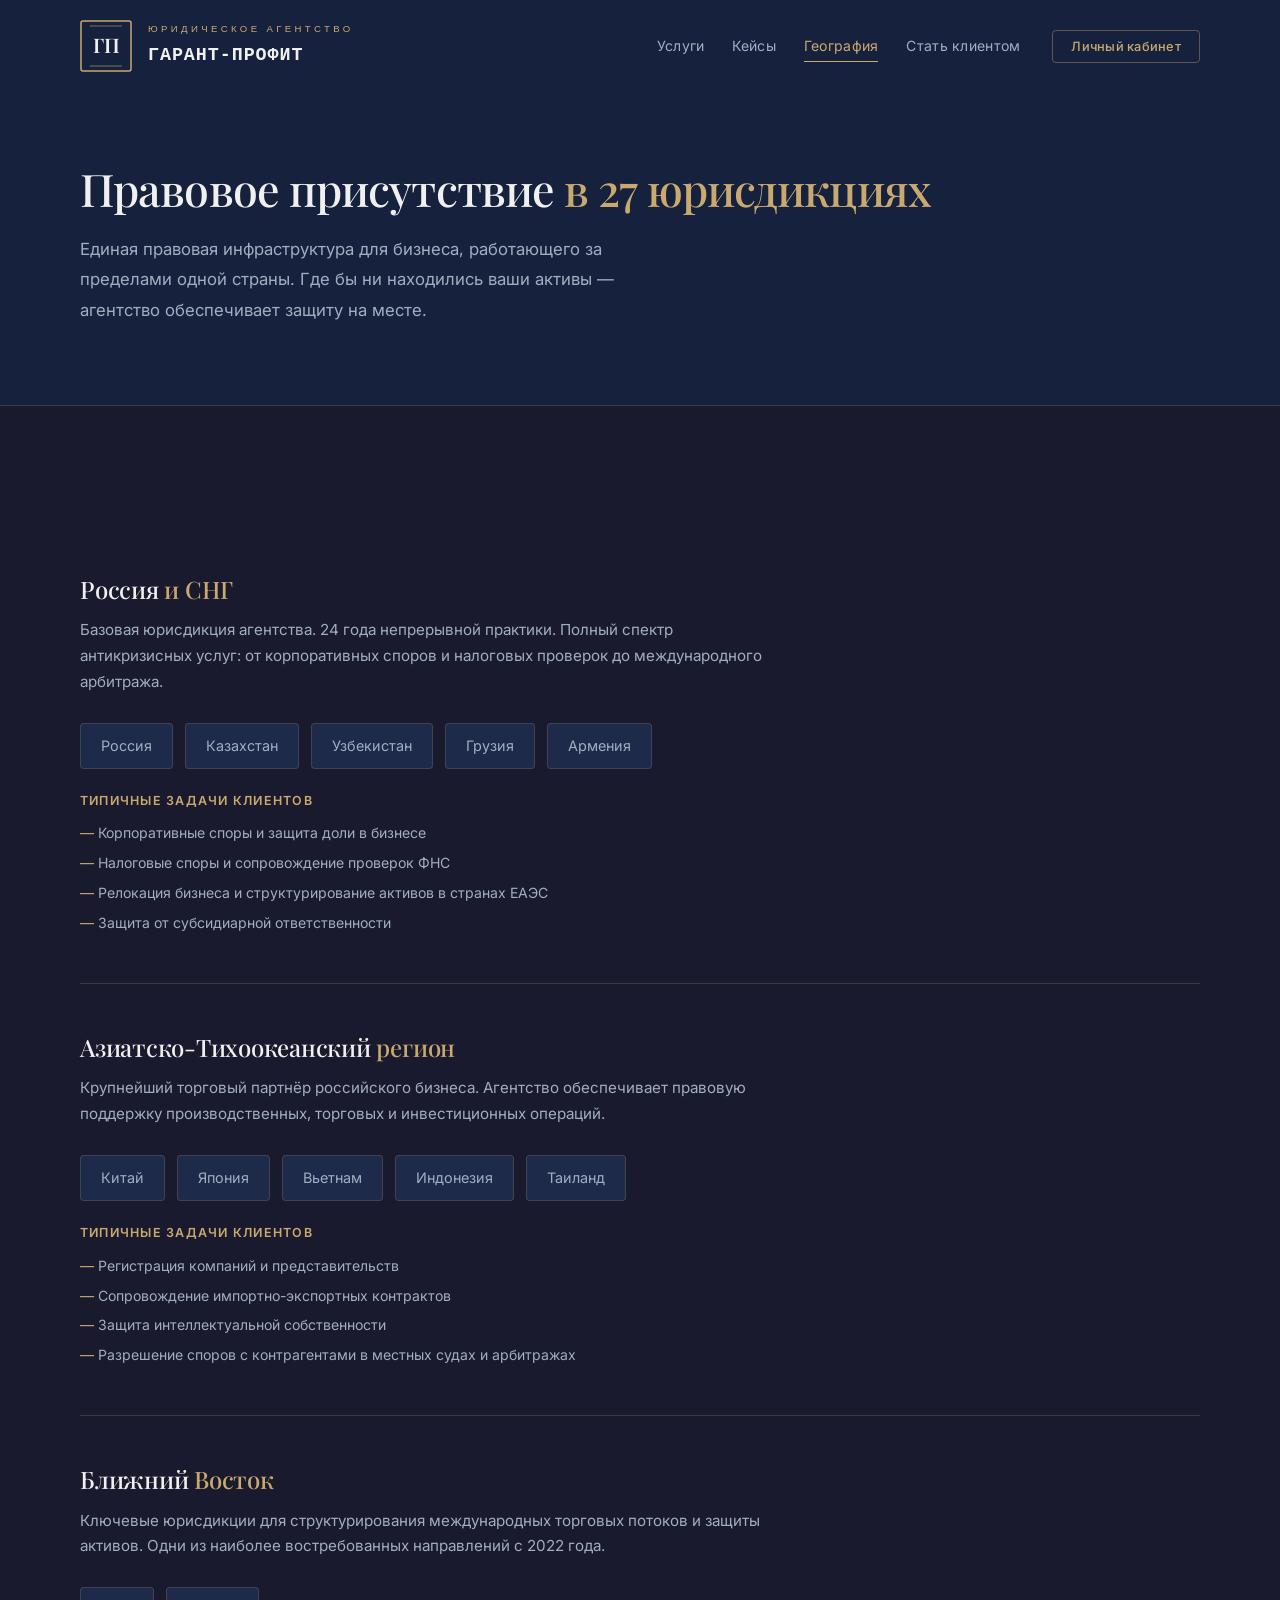
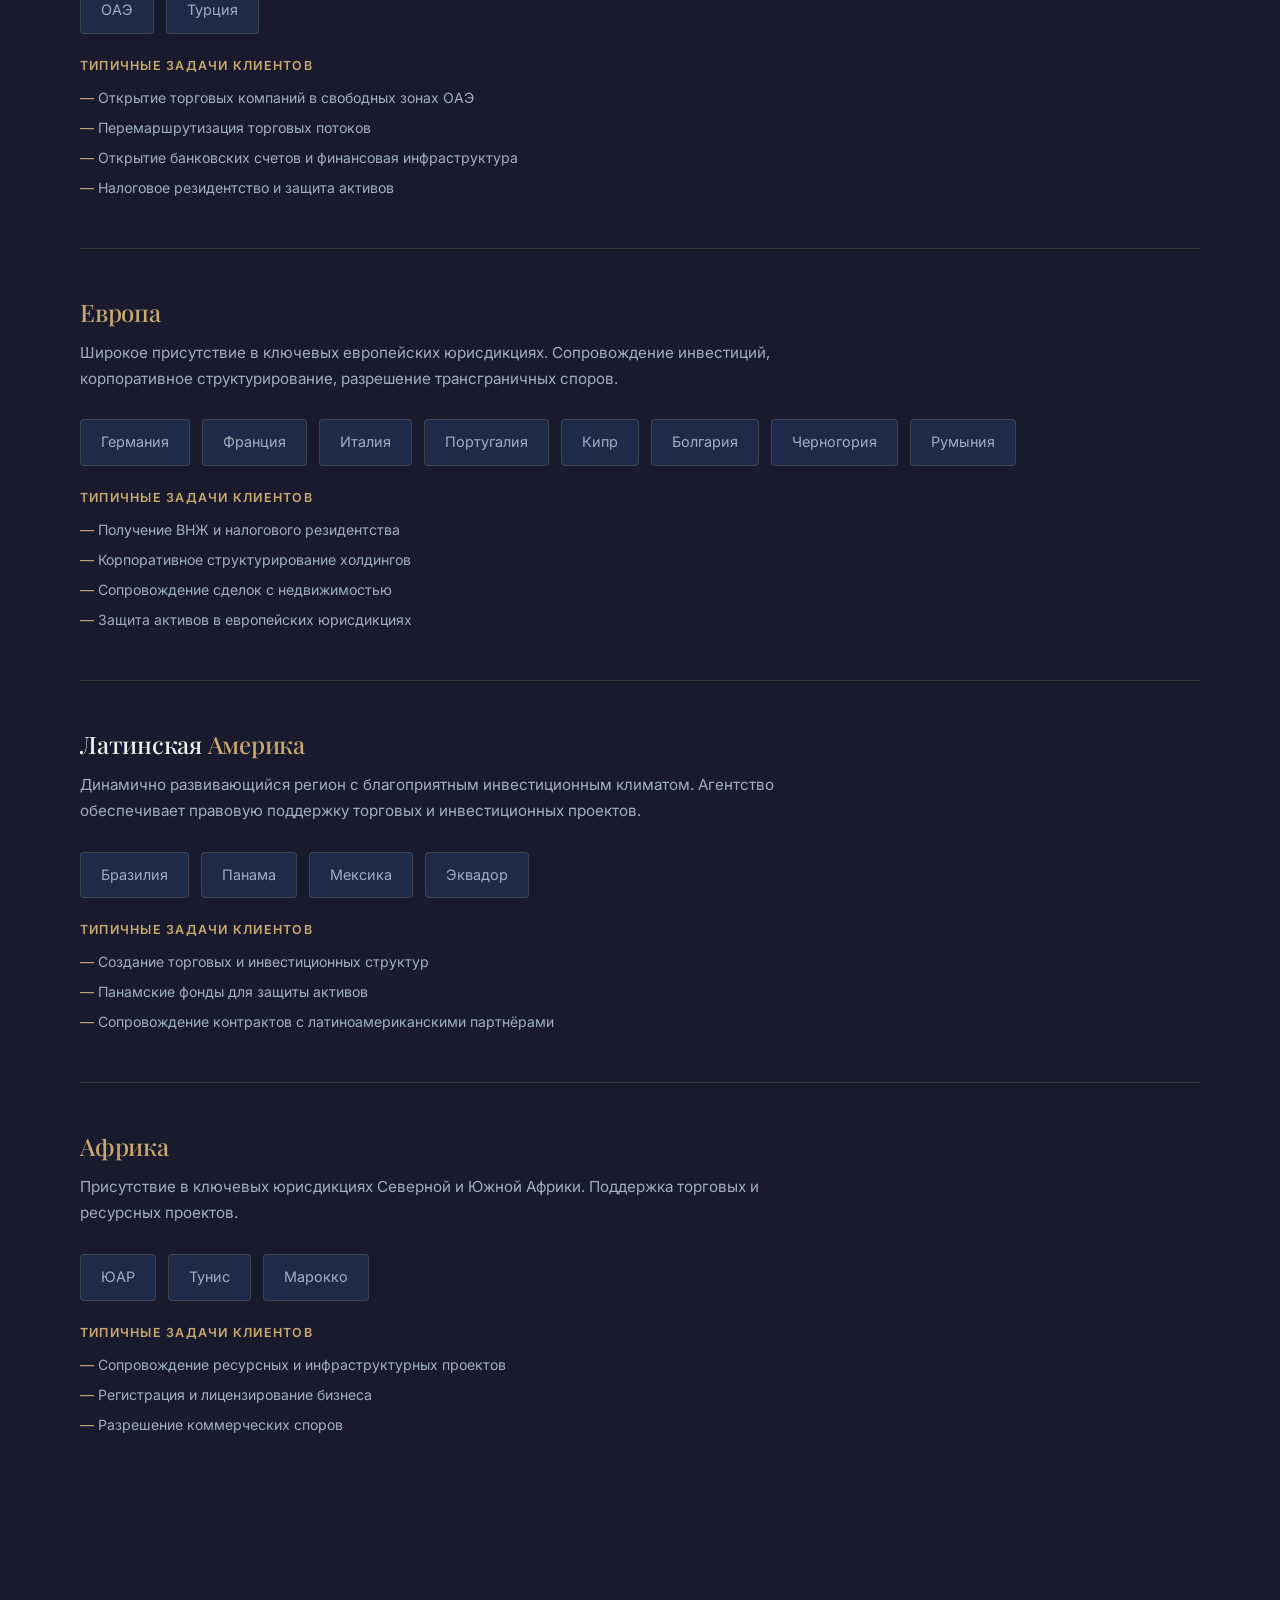
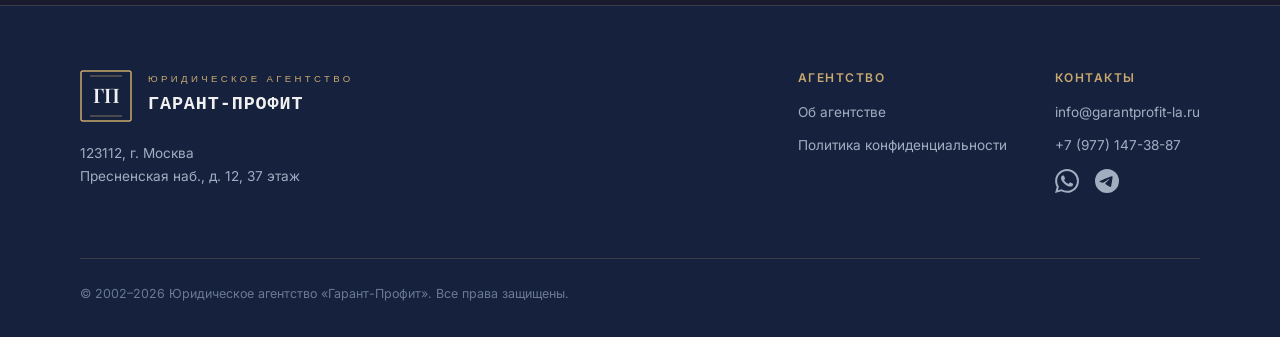
<file: jurisdictions.html>
<!DOCTYPE html>
<html lang="ru">
<head>
  <meta charset="UTF-8">
  <meta name="viewport" content="width=device-width, initial-scale=1.0">
  <title>География — Гарант-Профит</title>
  <meta name="description" content="Правовое присутствие Гарант-Профит в 27 юрисдикциях мира. Россия, Азия, Ближний Восток, Европа, Латинская Америка, Африка.">
  <link rel="stylesheet" href="css/styles.css">
  <link rel="preconnect" href="https://fonts.googleapis.com">
  <link href="https://fonts.googleapis.com/css2?family=Playfair+Display:wght@400;500;600;700&family=Inter:wght@300;400;500;600&display=swap" rel="stylesheet">
</head>
<body>
  <header class="header">
    <div class="header-inner">
      <a href="index.html" class="logo">
        <svg class="logo-mark" viewBox="0 0 52 52" fill="none"><rect x="1" y="1" width="50" height="50" rx="2" stroke="#c9a96e" stroke-width="1.5" fill="none"/><line x1="10" y1="6" x2="42" y2="6" stroke="#c9a96e" stroke-width="1" opacity="0.6"/><line x1="10" y1="46" x2="42" y2="46" stroke="#c9a96e" stroke-width="1" opacity="0.6"/><text x="26" y="33" text-anchor="middle" font-family="'Playfair Display', Georgia, serif" font-size="20" font-weight="600" fill="#f0f0f0">ГП</text></svg>
        <div class="logo-text"><span class="logo-text-top">Юридическое агентство</span><span class="logo-text-bottom">Гарант-Профит</span></div>
      </a>
      <nav class="nav">
        <div class="nav-links">
          <a href="services.html" class="nav-link">Услуги</a>
          <a href="cases.html" class="nav-link">Кейсы</a>
          <a href="jurisdictions.html" class="nav-link active">География</a>
          <a href="admission.html" class="nav-link">Стать клиентом</a>
        </div>
        <button class="btn btn-outline btn-sm" onclick="window.location='index.html'">Личный кабинет</button>
        <button class="burger" aria-label="Меню"><span></span><span></span><span></span></button>
      </nav>
    </div>
  </header>

  <section class="page-hero">
    <div class="container">
      <h1>Правовое присутствие <span class="gold-text">в 27 юрисдикциях</span></h1>
      <p class="section-subtitle">Единая правовая инфраструктура для бизнеса, работающего за пределами одной страны. Где бы ни находились ваши активы — агентство обеспечивает защиту на месте.</p>
    </div>
  </section>

  <section class="section">
    <div class="container">

      <div class="jurisdiction-region fade-in">
        <h2>Россия <span class="gold-text">и СНГ</span></h2>
        <p>Базовая юрисдикция агентства. 24 года непрерывной практики. Полный спектр антикризисных услуг: от корпоративных споров и налоговых проверок до международного арбитража.</p>
        <div class="jurisdiction-countries">
          <span class="jurisdiction-country">Россия</span>
          <span class="jurisdiction-country">Казахстан</span>
          <span class="jurisdiction-country">Узбекистан</span>
          <span class="jurisdiction-country">Грузия</span>
          <span class="jurisdiction-country">Армения</span>
        </div>
        <div class="jurisdiction-tasks">
          <h4>Типичные задачи клиентов</h4>
          <ul>
            <li>Корпоративные споры и защита доли в бизнесе</li>
            <li>Налоговые споры и сопровождение проверок ФНС</li>
            <li>Релокация бизнеса и структурирование активов в странах ЕАЭС</li>
            <li>Защита от субсидиарной ответственности</li>
          </ul>
        </div>
      </div>

      <div class="jurisdiction-region fade-in">
        <h2>Азиатско-Тихоокеанский <span class="gold-text">регион</span></h2>
        <p>Крупнейший торговый партнёр российского бизнеса. Агентство обеспечивает правовую поддержку производственных, торговых и инвестиционных операций.</p>
        <div class="jurisdiction-countries">
          <span class="jurisdiction-country">Китай</span>
          <span class="jurisdiction-country">Япония</span>
          <span class="jurisdiction-country">Вьетнам</span>
          <span class="jurisdiction-country">Индонезия</span>
          <span class="jurisdiction-country">Таиланд</span>
        </div>
        <div class="jurisdiction-tasks">
          <h4>Типичные задачи клиентов</h4>
          <ul>
            <li>Регистрация компаний и представительств</li>
            <li>Сопровождение импортно-экспортных контрактов</li>
            <li>Защита интеллектуальной собственности</li>
            <li>Разрешение споров с контрагентами в местных судах и арбитражах</li>
          </ul>
        </div>
      </div>

      <div class="jurisdiction-region fade-in">
        <h2>Ближний <span class="gold-text">Восток</span></h2>
        <p>Ключевые юрисдикции для структурирования международных торговых потоков и защиты активов. Одни из наиболее востребованных направлений с 2022 года.</p>
        <div class="jurisdiction-countries">
          <span class="jurisdiction-country">ОАЭ</span>
          <span class="jurisdiction-country">Турция</span>
        </div>
        <div class="jurisdiction-tasks">
          <h4>Типичные задачи клиентов</h4>
          <ul>
            <li>Открытие торговых компаний в свободных зонах ОАЭ</li>
            <li>Перемаршрутизация торговых потоков</li>
            <li>Открытие банковских счетов и финансовая инфраструктура</li>
            <li>Налоговое резидентство и защита активов</li>
          </ul>
        </div>
      </div>

      <div class="jurisdiction-region fade-in">
        <h2><span class="gold-text">Европа</span></h2>
        <p>Широкое присутствие в ключевых европейских юрисдикциях. Сопровождение инвестиций, корпоративное структурирование, разрешение трансграничных споров.</p>
        <div class="jurisdiction-countries">
          <span class="jurisdiction-country">Германия</span>
          <span class="jurisdiction-country">Франция</span>
          <span class="jurisdiction-country">Италия</span>
          <span class="jurisdiction-country">Португалия</span>
          <span class="jurisdiction-country">Кипр</span>
          <span class="jurisdiction-country">Болгария</span>
          <span class="jurisdiction-country">Черногория</span>
          <span class="jurisdiction-country">Румыния</span>
        </div>
        <div class="jurisdiction-tasks">
          <h4>Типичные задачи клиентов</h4>
          <ul>
            <li>Получение ВНЖ и налогового резидентства</li>
            <li>Корпоративное структурирование холдингов</li>
            <li>Сопровождение сделок с недвижимостью</li>
            <li>Защита активов в европейских юрисдикциях</li>
          </ul>
        </div>
      </div>

      <div class="jurisdiction-region fade-in">
        <h2>Латинская <span class="gold-text">Америка</span></h2>
        <p>Динамично развивающийся регион с благоприятным инвестиционным климатом. Агентство обеспечивает правовую поддержку торговых и инвестиционных проектов.</p>
        <div class="jurisdiction-countries">
          <span class="jurisdiction-country">Бразилия</span>
          <span class="jurisdiction-country">Панама</span>
          <span class="jurisdiction-country">Мексика</span>
          <span class="jurisdiction-country">Эквадор</span>
        </div>
        <div class="jurisdiction-tasks">
          <h4>Типичные задачи клиентов</h4>
          <ul>
            <li>Создание торговых и инвестиционных структур</li>
            <li>Панамские фонды для защиты активов</li>
            <li>Сопровождение контрактов с латиноамериканскими партнёрами</li>
          </ul>
        </div>
      </div>

      <div class="jurisdiction-region fade-in">
        <h2><span class="gold-text">Африка</span></h2>
        <p>Присутствие в ключевых юрисдикциях Северной и Южной Африки. Поддержка торговых и ресурсных проектов.</p>
        <div class="jurisdiction-countries">
          <span class="jurisdiction-country">ЮАР</span>
          <span class="jurisdiction-country">Тунис</span>
          <span class="jurisdiction-country">Марокко</span>
        </div>
        <div class="jurisdiction-tasks">
          <h4>Типичные задачи клиентов</h4>
          <ul>
            <li>Сопровождение ресурсных и инфраструктурных проектов</li>
            <li>Регистрация и лицензирование бизнеса</li>
            <li>Разрешение коммерческих споров</li>
          </ul>
        </div>
      </div>

    </div>
  </section>

  <footer class="footer">
    <div class="container">
      <div class="footer-inner">
        <div class="footer-info">
          <a href="index.html" class="logo"><svg class="logo-mark" width="40" height="40" viewBox="0 0 52 52" fill="none"><rect x="1" y="1" width="50" height="50" rx="2" stroke="#c9a96e" stroke-width="1.5" fill="none"/><line x1="10" y1="6" x2="42" y2="6" stroke="#c9a96e" stroke-width="1" opacity="0.6"/><line x1="10" y1="46" x2="42" y2="46" stroke="#c9a96e" stroke-width="1" opacity="0.6"/><text x="26" y="33" text-anchor="middle" font-family="'Playfair Display', Georgia, serif" font-size="20" font-weight="600" fill="#f0f0f0">ГП</text></svg><div class="logo-text"><span class="logo-text-top">Юридическое агентство</span><span class="logo-text-bottom">Гарант-Профит</span></div></a>
          <p style="margin-top:20px;">123112, г. Москва<br>Пресненская наб., д. 12, 37 этаж</p>
        </div>
        <div class="footer-nav">
          <div class="footer-nav-col"><h4>Агентство</h4><a href="about.html">Об агентстве</a><a href="privacy.html">Политика конфиденциальности</a></div>
          <div class="footer-nav-col"><h4>Контакты</h4><a href="mailto:info@garantprofit-la.ru">info@garantprofit-la.ru</a><a href="tel:+79771473887">+7 (977) 147-38-87</a>
            <div style="display:flex;gap:16px;margin-top:12px;"><a href="https://wa.me/79771473887" target="_blank" rel="noopener" style="color:var(--text-secondary);"><svg width="24" height="24" viewBox="0 0 24 24" fill="currentColor"><path d="M17.472 14.382c-.297-.149-1.758-.867-2.03-.967-.273-.099-.471-.148-.67.15-.197.297-.767.966-.94 1.164-.173.199-.347.223-.644.075-.297-.15-1.255-.463-2.39-1.475-.883-.788-1.48-1.761-1.653-2.059-.173-.297-.018-.458.13-.606.134-.133.298-.347.446-.52.149-.174.198-.298.298-.497.099-.198.05-.371-.025-.52-.075-.149-.669-1.612-.916-2.207-.242-.579-.487-.5-.669-.51-.173-.008-.371-.01-.57-.01-.198 0-.52.074-.792.372-.272.297-1.04 1.016-1.04 2.479 0 1.462 1.065 2.875 1.213 3.074.149.198 2.096 3.2 5.077 4.487.709.306 1.262.489 1.694.625.712.227 1.36.195 1.871.118.571-.085 1.758-.719 2.006-1.413.248-.694.248-1.289.173-1.413-.074-.124-.272-.198-.57-.347m-5.421 7.403h-.004a9.87 9.87 0 01-5.031-1.378l-.361-.214-3.741.982.998-3.648-.235-.374a9.86 9.86 0 01-1.51-5.26c.001-5.45 4.436-9.884 9.888-9.884 2.64 0 5.122 1.03 6.988 2.898a9.825 9.825 0 012.893 6.994c-.003 5.45-4.437 9.884-9.885 9.884m8.413-18.297A11.815 11.815 0 0012.05 0C5.495 0 .16 5.335.157 11.892c0 2.096.547 4.142 1.588 5.945L.057 24l6.305-1.654a11.882 11.882 0 005.683 1.448h.005c6.554 0 11.89-5.335 11.893-11.893a11.821 11.821 0 00-3.48-8.413z"/></svg></a><a href="https://t.me/garantprofit_la" target="_blank" rel="noopener" style="color:var(--text-secondary);"><svg width="24" height="24" viewBox="0 0 24 24" fill="currentColor"><path d="M11.944 0A12 12 0 000 12a12 12 0 0012 12 12 12 0 0012-12A12 12 0 0012 0a12 12 0 00-.056 0zm4.962 7.224c.1-.002.321.023.465.14a.506.506 0 01.171.325c.016.093.036.306.02.472-.18 1.898-.962 6.502-1.36 8.627-.168.9-.499 1.201-.82 1.23-.696.065-1.225-.46-1.9-.902-1.056-.693-1.653-1.124-2.678-1.8-1.185-.78-.417-1.21.258-1.91.177-.184 3.247-2.977 3.307-3.23.007-.032.014-.15-.056-.212s-.174-.041-.249-.024c-.106.024-1.793 1.14-5.061 3.345-.479.33-.913.49-1.302.48-.428-.008-1.252-.241-1.865-.44-.752-.245-1.349-.374-1.297-.789.027-.216.325-.437.893-.663 3.498-1.524 5.83-2.529 6.998-3.014 3.332-1.386 4.025-1.627 4.476-1.635z"/></svg></a></div>
          </div>
        </div>
      </div>
      <div class="footer-bottom"><span class="footer-copyright">© 2002–2026 Юридическое агентство «Гарант-Профит». Все права защищены.</span></div>
    </div>
  </footer>
  <script src="js/main.js"></script>
</body>
</html>
</file>
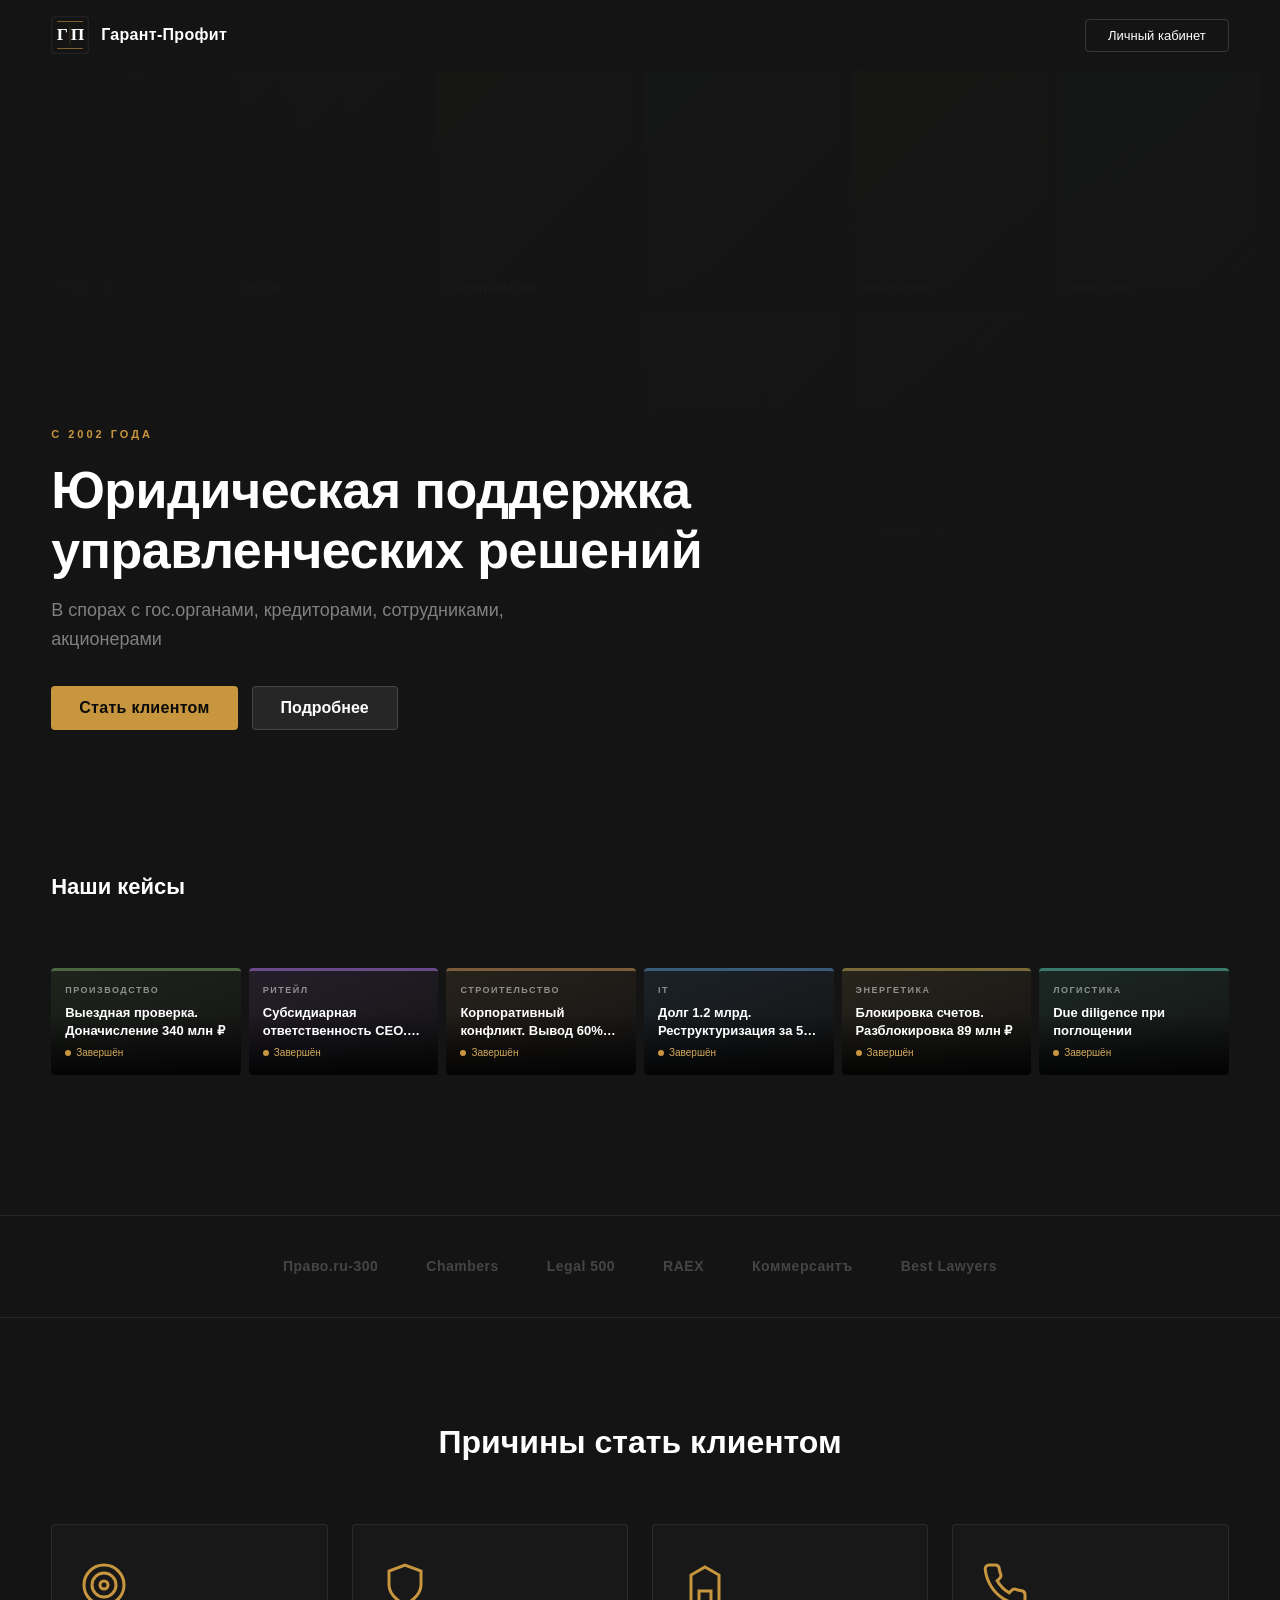
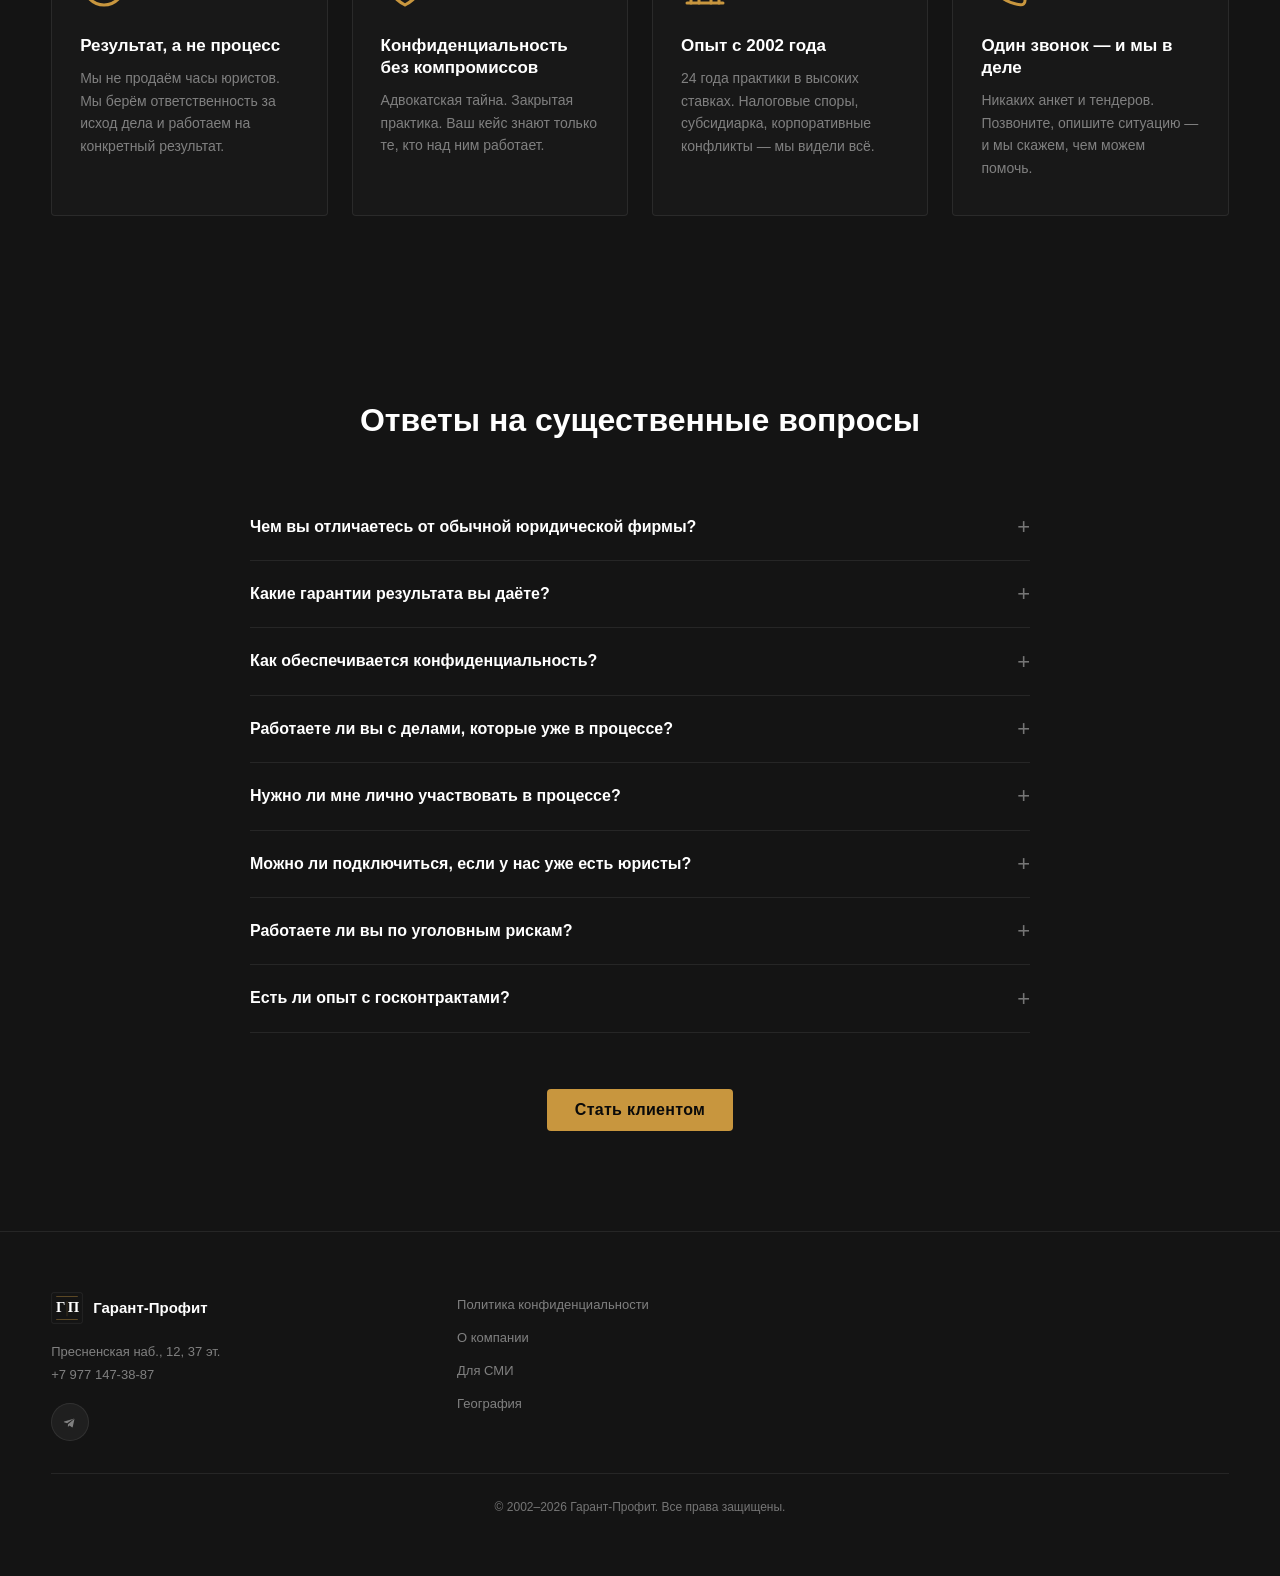
<file: landing.html>
<!DOCTYPE html>
<html lang="ru">
<head>
<meta charset="UTF-8">
<meta name="viewport" content="width=device-width, initial-scale=1.0">
<title>Гарант-Профит — Юридическая поддержка управленческих решений</title>
<meta name="description" content="Юридическое агентство для управленцев бизнеса. Налоговые споры, субсидиарная ответственность, корпоративные конфликты. С 2002 года.">
<style>
:root {
  --bg: #141414;
  --bg-card: #181818;
  --bg-card-hover: #2a2a2a;
  --bg-elevated: #181818;
  --text-primary: #ffffff;
  --text-secondary: #808080;
  --text-muted: #757575;
  --gold: #C8963E;
  --gold-l: #D4AA5C;
  --gold-p: #F0E0C0;
  --gold-dim: rgba(200,150,62,.12);
  --border: rgba(255,255,255,.08);
  --border-hover: rgba(200,150,62,.35);
  --radius: 4px;
  --max-w: 1400px;
  --pad: 4%;
}
*, *::before, *::after { box-sizing: border-box; margin: 0; padding: 0; }
body {
  font-family: 'Helvetica Neue', Helvetica, Arial, sans-serif;
  background: var(--bg);
  color: var(--text-primary);
  font-size: 15px;
  line-height: 1.55;
  -webkit-font-smoothing: antialiased;
  overflow-x: hidden;
}
a { color: inherit; text-decoration: none; }

/* ── Header ── */
.header {
  position: fixed; top: 0; left: 0; right: 0; z-index: 100;
  display: flex; align-items: center; justify-content: space-between;
  padding: 0 var(--pad); height: 70px;
  background: transparent;
  transition: background .4s ease, box-shadow .4s ease;
}
.header.scrolled {
  background: rgba(20,20,20,.95);
  backdrop-filter: blur(12px); -webkit-backdrop-filter: blur(12px);
  box-shadow: 0 1px 0 var(--border);
}
.header-logo {
  display: flex; align-items: center; gap: 12px;
  font-size: 16px; font-weight: 600; letter-spacing: .3px;
}
.header-login {
  background: none; border: 1px solid rgba(255,255,255,.15);
  color: var(--text-primary); padding: 8px 22px;
  border-radius: var(--radius); font-size: 13px; font-weight: 500;
  cursor: pointer; transition: all .25s ease;
}
.header-login:hover {
  border-color: var(--gold); color: var(--gold);
}

/* ── Hero ── */
.hero {
  position: relative; min-height: 90vh;
  display: flex; align-items: flex-end; padding: 0 var(--pad) 80px;
  overflow: hidden;
}
.hero-grid {
  position: absolute; inset: 0; z-index: 0;
  display: grid; grid-template-columns: repeat(6, 1fr); grid-template-rows: repeat(3, 1fr);
  gap: 6px; padding: 70px 20px 20px; opacity: .18;
}
.hero-grid-item {
  border-radius: 4px; display: flex; align-items: flex-end;
  padding: 10px; font-size: 10px; color: rgba(255,255,255,.4);
  font-weight: 500; text-transform: uppercase; letter-spacing: .5px;
}
.hero-overlay {
  position: absolute; inset: 0; z-index: 1;
  background:
    linear-gradient(to top, var(--bg) 0%, rgba(20,20,20,.85) 40%, rgba(20,20,20,.4) 100%),
    radial-gradient(ellipse at 70% 20%, transparent 40%, var(--bg) 85%);
}
.hero-content { position: relative; z-index: 2; max-width: 680px; }
.hero-tag {
  display: inline-block; font-size: 11px; font-weight: 700;
  letter-spacing: 3px; color: var(--gold); margin-bottom: 18px;
  text-transform: uppercase;
}
.hero-title {
  font-size: clamp(32px, 4.5vw, 52px); font-weight: 700;
  line-height: 1.15; margin-bottom: 16px; letter-spacing: -.5px;
}
.hero-subtitle {
  font-size: 18px; color: var(--text-secondary);
  line-height: 1.6; margin-bottom: 32px; max-width: 520px;
}
.hero-btns { display: flex; gap: 14px; flex-wrap: wrap; }
.btn-gold {
  background: var(--gold); color: #0a0a0a; border: none;
  padding: 12px 28px; border-radius: var(--radius);
  font-size: 16px; font-weight: 700; cursor: pointer;
  transition: all .25s ease; letter-spacing: .3px;
}
.btn-gold:hover { background: var(--gold-l); transform: translateY(-1px); }
.btn-ghost {
  background: rgba(255,255,255,.08); color: var(--text-primary);
  border: 1px solid rgba(255,255,255,.15);
  padding: 12px 28px; border-radius: var(--radius);
  font-size: 16px; font-weight: 600; cursor: pointer;
  transition: all .25s ease;
}
.btn-ghost:hover { background: rgba(255,255,255,.14); border-color: rgba(255,255,255,.3); }

/* ── Cases Row ── */
.cases-section { padding: 60px 0 80px; position: relative; }
.cases-header {
  display: flex; align-items: center; justify-content: space-between;
  padding: 0 var(--pad); margin-bottom: 24px;
}
.cases-title { font-size: 22px; font-weight: 700; }
.row-wrapper { position: relative; padding: 0 var(--pad); }
.row-container {
  display: flex; gap: 8px; overflow-x: hidden;
  padding: 40px 0 60px; scroll-behavior: smooth;
}
.row-arrow {
  position: absolute; top: 50%; transform: translateY(-50%);
  width: 48px; height: 48px; z-index: 5;
  background: rgba(20,20,20,.85); border: 1px solid rgba(255,255,255,.1);
  border-radius: 50%; display: flex; align-items: center; justify-content: center;
  cursor: pointer; color: #fff; font-size: 20px;
  transition: all .25s ease; opacity: 0;
}
.row-wrapper:hover .row-arrow { opacity: 1; }
.row-arrow:hover { background: rgba(40,40,40,.95); border-color: var(--gold); }
.row-arrow--left { left: 20px; }
.row-arrow--right { right: 20px; }

/* ── Card Base ── */
.card {
  flex: 0 0 calc((100% - 5 * 8px) / 6);
  aspect-ratio: 16/9; border-radius: var(--radius);
  position: relative; overflow: visible; cursor: pointer;
  transition: transform 300ms ease, z-index 0ms 300ms;
}
.card-inner {
  width: 100%; height: 100%; border-radius: var(--radius);
  position: relative; overflow: hidden;
  transition: box-shadow 300ms ease, border-radius 300ms ease;
}
.card-image {
  position: absolute; inset: 0;
  display: flex; align-items: center; justify-content: center;
}
.card-image svg { width: 48px; height: 48px; opacity: .25; }
.card-overlay {
  position: absolute; inset: 0;
  background: linear-gradient(to top, rgba(0,0,0,.85) 0%, transparent 60%);
}
.card-content {
  position: absolute; bottom: 0; left: 0; right: 0;
  padding: 14px; z-index: 1;
}
.card-industry {
  font-size: 9px; font-weight: 700; letter-spacing: 1.5px;
  text-transform: uppercase; color: rgba(255,255,255,.5); margin-bottom: 6px;
}
.card-title {
  font-size: 13px; font-weight: 600; line-height: 1.35;
  display: -webkit-box; -webkit-line-clamp: 2; -webkit-box-orient: vertical;
  overflow: hidden;
}
.card-status {
  display: flex; align-items: center; gap: 5px;
  font-size: 10px; color: var(--gold-l); margin-top: 6px;
}
.card-status::before {
  content: ''; width: 6px; height: 6px;
  background: var(--gold); border-radius: 50%;
}

/* ── Card Info Panel (hover) ── */
.card-info {
  position: absolute; top: 100%; left: 0; right: 0;
  background: var(--bg-card);
  border-radius: 0 0 var(--radius) var(--radius);
  max-height: 0; opacity: 0; overflow: hidden;
  transition: max-height 280ms ease 180ms, opacity 250ms ease 220ms;
  padding: 0 14px; z-index: 2;
}
.card-tags {
  display: flex; gap: 10px; flex-wrap: wrap;
  padding-top: 12px; margin-bottom: 8px;
}
.card-tag {
  font-size: 10px; color: var(--text-secondary);
  display: flex; align-items: center; gap: 4px;
}
.card-tag::before {
  content: ''; width: 4px; height: 4px;
  background: var(--gold); border-radius: 50%;
}
.card-preview {
  font-size: 12px; color: var(--text-secondary); line-height: 1.5;
  display: -webkit-box; -webkit-line-clamp: 3; -webkit-box-orient: vertical;
  overflow: hidden; margin-bottom: 10px;
}
.card-result {
  background: rgba(200,150,62,.06);
  border-left: 3px solid var(--gold);
  padding: 8px 12px; border-radius: 0 4px 4px 0;
  font-size: 12px; font-weight: 600; color: var(--gold-l);
  margin-bottom: 12px;
}
.card-more {
  display: inline-flex; align-items: center; gap: 6px;
  border: 1px solid rgba(255,255,255,.15); background: none;
  color: var(--text-primary); padding: 7px 16px;
  border-radius: var(--radius); font-size: 11px; font-weight: 600;
  cursor: pointer; transition: all .2s ease; margin-bottom: 14px;
}
.card-more:hover { border-color: var(--gold); color: var(--gold); }

/* ── Card Hover ── */
@media (hover: hover) {
  .row-container:hover .card {
    transform: translateX(-25%);
    transition: transform 300ms ease;
  }
  .row-container .card:hover {
    transform: scale(1.5);
    z-index: 10;
    transition: transform 300ms ease, z-index 0ms 0ms;
  }
  .row-container .card:hover ~ .card {
    transform: translateX(25%);
  }
  .row-container .card:first-child:hover { transform-origin: left center; transform: scale(1.5); }
  .row-container .card:last-child:hover { transform-origin: right center; transform: scale(1.5); }
  .card:hover .card-inner {
    box-shadow: 0 12px 48px rgba(0,0,0,.7);
    border-radius: var(--radius) var(--radius) 0 0;
  }
  .card:hover .card-info {
    max-height: 280px; opacity: 1;
    box-shadow: 0 12px 48px rgba(0,0,0,.7);
  }
}

/* ── Modal ── */
.modal-overlay {
  position: fixed; inset: 0; z-index: 2000;
  background: rgba(0,0,0,.75);
  backdrop-filter: blur(12px); -webkit-backdrop-filter: blur(12px);
  display: flex; align-items: flex-start; justify-content: center;
  padding: 40px 20px; overflow-y: auto;
  opacity: 0; pointer-events: none;
  transition: opacity .3s ease;
}
.modal-overlay.active { opacity: 1; pointer-events: all; }
.modal {
  background: var(--bg-card); border-radius: 6px;
  max-width: 850px; width: 100%; position: relative;
  transform: scale(.92) translateY(24px);
  transition: transform .4s cubic-bezier(.16,1,.3,1);
  margin: 20px 0;
}
.modal-overlay.active .modal { transform: scale(1) translateY(0); }
.modal-close {
  position: absolute; top: 16px; right: 16px; z-index: 10;
  width: 36px; height: 36px; border-radius: 50%;
  background: rgba(0,0,0,.6); border: none;
  color: #fff; cursor: pointer; display: flex;
  align-items: center; justify-content: center;
  transition: background .2s;
}
.modal-close:hover { background: rgba(0,0,0,.8); }
.modal-hero {
  height: 360px; border-radius: 6px 6px 0 0;
  position: relative; overflow: hidden;
  display: flex; flex-direction: column;
  justify-content: flex-end; padding: 32px;
}
.modal-hero-overlay {
  position: absolute; inset: 0;
  background: linear-gradient(to top, rgba(24,24,24,1) 0%, rgba(24,24,24,.6) 50%, transparent 100%);
}
.modal-hero-content { position: relative; z-index: 1; }
.modal-tags {
  font-size: 11px; font-weight: 700; letter-spacing: 2px;
  text-transform: uppercase; color: var(--gold-l); margin-bottom: 10px;
}
.modal-title {
  font-size: 28px; font-weight: 700; line-height: 1.25; margin-bottom: 10px;
}
.modal-meta {
  font-size: 13px; color: var(--text-secondary);
  display: flex; gap: 16px;
}
.modal-body { padding: 32px; }
.modal-section { margin-bottom: 28px; }
.modal-section h3 {
  font-size: 16px; font-weight: 700; margin-bottom: 12px;
  color: var(--text-primary);
}
.modal-section p {
  font-size: 14px; color: var(--text-secondary); line-height: 1.7;
  margin-bottom: 8px;
}
.modal-actions { list-style: none; padding: 0; }
.modal-actions li {
  font-size: 14px; color: var(--text-secondary); line-height: 1.7;
  padding: 4px 0 4px 18px; position: relative;
}
.modal-actions li::before {
  content: ''; position: absolute; left: 0; top: 12px;
  width: 6px; height: 6px; background: var(--gold);
  border-radius: 50%;
}
.modal-result-box {
  background: rgba(200,150,62,.06);
  border-left: 4px solid var(--gold);
  padding: 20px 24px; border-radius: 0 4px 4px 0;
}
.modal-result-box p {
  font-size: 15px; font-weight: 600; color: var(--gold-l);
  margin-bottom: 4px; line-height: 1.6;
}
.modal-similar { padding: 0 32px 32px; }
.modal-similar h3 { font-size: 16px; font-weight: 700; margin-bottom: 16px; }
.modal-similar-row {
  display: flex; gap: 10px; overflow-x: auto;
}
.modal-similar-card {
  flex: 0 0 180px; aspect-ratio: 16/9;
  border-radius: var(--radius); position: relative;
  overflow: hidden; cursor: pointer;
  transition: transform .2s ease;
}
.modal-similar-card:hover { transform: scale(1.05); }

/* ── Ratings ── */
.ratings {
  padding: 40px var(--pad);
  border-top: 1px solid var(--border);
  border-bottom: 1px solid var(--border);
}
.ratings-row {
  display: flex; align-items: center; justify-content: center;
  gap: 48px; flex-wrap: wrap; max-width: var(--max-w); margin: 0 auto;
}
.rating-logo {
  font-size: 14px; font-weight: 600; color: var(--text-muted);
  letter-spacing: .5px; opacity: .5;
  transition: opacity .3s ease;
}
.rating-logo:hover { opacity: 1; }

/* ── Reasons ── */
.reasons { padding: 100px var(--pad); }
.reasons-inner { max-width: var(--max-w); margin: 0 auto; }
.reasons-title {
  font-size: 32px; font-weight: 700; text-align: center;
  margin-bottom: 56px;
}
.reasons-grid {
  display: grid; grid-template-columns: repeat(4, 1fr);
  gap: 24px;
}
.reason-card {
  background: var(--bg-card); border-radius: 4px;
  padding: 36px 28px; border: 1px solid var(--border);
  transition: border-color .3s ease, transform .3s ease;
}
.reason-card:hover { border-color: var(--border-hover); transform: translateY(-4px); }
.reason-icon {
  width: 48px; height: 48px; margin-bottom: 20px;
  color: var(--gold);
}
.reason-card h3 {
  font-size: 17px; font-weight: 700; margin-bottom: 10px;
  line-height: 1.3;
}
.reason-card p {
  font-size: 14px; color: var(--text-secondary); line-height: 1.6;
}

/* ── FAQ ── */
.faq { padding: 80px var(--pad) 100px; }
.faq-inner { max-width: 780px; margin: 0 auto; }
.faq-title {
  font-size: 32px; font-weight: 700; text-align: center;
  margin-bottom: 48px;
}
.faq-item {
  border-bottom: 1px solid var(--border);
}
.faq-question {
  width: 100%; background: none; border: none;
  color: var(--text-primary); text-align: left;
  padding: 22px 40px 22px 0; font-size: 16px; font-weight: 600;
  cursor: pointer; position: relative; line-height: 1.4;
}
.faq-question::after {
  content: '+'; position: absolute; right: 0; top: 50%;
  transform: translateY(-50%); font-size: 22px; font-weight: 300;
  color: var(--text-muted); transition: transform .3s ease, color .3s ease;
}
.faq-item.active .faq-question::after {
  content: '−'; color: var(--gold);
}
.faq-answer {
  max-height: 0; overflow: hidden;
  transition: max-height .35s ease, padding .35s ease;
}
.faq-answer-inner {
  padding: 0 0 22px;
  font-size: 14px; color: var(--text-secondary); line-height: 1.7;
}
.faq-item.active .faq-answer { max-height: 300px; }
.faq-cta {
  text-align: center; margin-top: 56px;
}

/* ── Login Modal ── */
.login-overlay {
  position: fixed; inset: 0; z-index: 3000;
  background: rgba(0,0,0,.7);
  backdrop-filter: blur(8px);
  display: flex; align-items: center; justify-content: center;
  opacity: 0; pointer-events: none;
  transition: opacity .3s ease;
}
.login-overlay.active { opacity: 1; pointer-events: all; }
.login-modal {
  background: var(--bg-elevated); border-radius: 6px;
  padding: 40px; width: 380px; max-width: 90vw;
  border: 1px solid var(--border);
  transform: scale(.92); transition: transform .35s cubic-bezier(.16,1,.3,1);
}
.login-overlay.active .login-modal { transform: scale(1); }
.login-modal h2 {
  font-size: 22px; font-weight: 700; margin-bottom: 8px; text-align: center;
}
.login-modal p {
  font-size: 13px; color: var(--text-secondary); text-align: center; margin-bottom: 28px;
}
.login-field {
  width: 100%; background: var(--bg); border: 1px solid var(--border);
  color: var(--text-primary); padding: 12px 16px;
  border-radius: var(--radius); font-size: 14px; margin-bottom: 14px;
  outline: none; transition: border-color .2s;
}
.login-field:focus { border-color: var(--gold); }
.login-submit {
  width: 100%; padding: 13px; background: var(--gold);
  color: #0a0a0a; border: none; border-radius: var(--radius);
  font-size: 16px; font-weight: 700; cursor: pointer;
  transition: background .2s;
}
.login-submit:hover { background: var(--gold-l); }
.login-close {
  position: absolute; top: 14px; right: 14px;
  background: none; border: none; color: var(--text-muted);
  font-size: 22px; cursor: pointer;
}

/* ── Footer ── */
.footer {
  padding: 60px var(--pad);
  border-top: 1px solid var(--border);
}
.footer-inner {
  max-width: var(--max-w); margin: 0 auto;
  display: grid; grid-template-columns: 1fr 1fr 1fr;
  gap: 40px;
}
.footer-brand { display: flex; align-items: center; gap: 10px; margin-bottom: 16px; }
.footer-brand span { font-size: 15px; font-weight: 600; }
.footer-contacts p {
  font-size: 13px; color: var(--text-secondary); line-height: 1.8;
}
.footer-contacts a { transition: color .2s; }
.footer-contacts a:hover { color: var(--gold); }
.footer-links { list-style: none; }
.footer-links li { margin-bottom: 10px; }
.footer-links a {
  font-size: 13px; color: var(--text-secondary);
  transition: color .2s;
}
.footer-links a:hover { color: var(--gold); }
.footer-social-row {
  display: flex; gap: 14px; margin-top: 16px;
}
.footer-social {
  width: 38px; height: 38px; border-radius: 50%;
  background: rgba(255,255,255,.05); border: 1px solid var(--border);
  display: flex; align-items: center; justify-content: center;
  transition: all .2s; cursor: pointer;
}
.footer-social:hover { border-color: var(--gold); }
.footer-social svg { width: 16px; height: 16px; fill: var(--text-secondary); }
.footer-social:hover svg { fill: var(--gold); }
.footer-copy {
  max-width: var(--max-w); margin: 32px auto 0;
  padding-top: 24px; border-top: 1px solid var(--border);
  font-size: 12px; color: var(--text-muted); text-align: center;
}

/* ── Reveal animation ── */
.reveal { opacity: 0; transform: translateY(30px); transition: opacity .7s ease, transform .7s ease; }
.reveal.visible { opacity: 1; transform: translateY(0); }

/* ── Responsive ── */
@media (max-width: 1100px) {
  .card { flex: 0 0 calc((100% - 3*8px)/4); }
  .reasons-grid { grid-template-columns: repeat(2, 1fr); }
}
@media (max-width: 768px) {
  :root { --pad: 20px; }
  .header { height: 56px; padding: 0 20px; }
  .hero { min-height: 75vh; padding-bottom: 60px; }
  .hero-grid { display: none; }
  .hero-title { font-size: 28px; }
  .hero-subtitle { font-size: 15px; }
  .row-container {
    overflow-x: auto; -webkit-overflow-scrolling: touch;
    scroll-snap-type: x mandatory; padding: 20px 0 40px;
  }
  .card { flex: 0 0 70vw; scroll-snap-align: start; }
  .row-arrow { display: none; }
  .reasons-grid { grid-template-columns: 1fr; }
  .footer-inner { grid-template-columns: 1fr; gap: 32px; }
  .modal { border-radius: 0; max-width: 100%; }
  .modal-overlay { padding: 0; }
  .modal-hero { height: 200px; }
  .modal-close { width: 44px; height: 44px; }
  .ratings-row { gap: 24px; }
}
</style>
</head>
<body>

<!-- Header -->
<header class="header" id="header">
  <a href="#" class="header-logo">
    <svg width="38" height="38" viewBox="0 0 100 100" fill="none" xmlns="http://www.w3.org/2000/svg">
      <rect x="2" y="2" width="96" height="96" rx="6" fill="none" stroke="rgba(255,255,255,.15)" stroke-width="1.5"/>
      <rect x="16" y="14" width="68" height="1.5" rx=".75" fill="#C8963E" opacity=".8"/>
      <text x="30" y="64" text-anchor="middle" font-family="Georgia,serif" font-size="46" font-weight="700" fill="white">Г</text>
      <rect x="49.5" y="28" width="1" height="48" rx=".5" fill="#C8963E" opacity=".6"/>
      <text x="70" y="64" text-anchor="middle" font-family="Georgia,serif" font-size="46" font-weight="700" fill="white">П</text>
      <rect x="16" y="84.5" width="68" height="1.5" rx=".75" fill="#C8963E" opacity=".8"/>
    </svg>
    <span>Гарант-Профит</span>
  </a>
  <button class="header-login" id="login-btn">Личный кабинет</button>
</header>

<!-- Hero -->
<section class="hero">
  <div class="hero-grid" id="hero-grid"></div>
  <div class="hero-overlay"></div>
  <div class="hero-content">
    <div class="hero-tag">С 2002 года</div>
    <h1 class="hero-title">Юридическая поддержка управленческих решений</h1>
    <p class="hero-subtitle">В спорах с гос.органами, кредиторами, сотрудниками, акционерами</p>
    <div class="hero-btns">
      <button class="btn-gold" onclick="document.getElementById('cta-bottom').scrollIntoView({behavior:'smooth'})">Стать клиентом</button>
      <button class="btn-ghost" onclick="document.getElementById('cases').scrollIntoView({behavior:'smooth'})">Подробнее</button>
    </div>
  </div>
</section>

<!-- Cases Row -->
<section class="cases-section" id="cases">
  <div class="cases-header">
    <h2 class="cases-title">Наши кейсы</h2>
  </div>
  <div class="row-wrapper">
    <button class="row-arrow row-arrow--left" id="arrow-left">&#8249;</button>
    <div class="row-container" id="row-container"></div>
    <button class="row-arrow row-arrow--right" id="arrow-right">&#8250;</button>
  </div>
</section>

<!-- Ratings -->
<section class="ratings reveal">
  <div class="ratings-row">
    <div class="rating-logo">Право.ru-300</div>
    <div class="rating-logo">Chambers</div>
    <div class="rating-logo">Legal 500</div>
    <div class="rating-logo">RAEX</div>
    <div class="rating-logo">Коммерсантъ</div>
    <div class="rating-logo">Best Lawyers</div>
  </div>
</section>

<!-- Reasons -->
<section class="reasons reveal">
  <div class="reasons-inner">
    <h2 class="reasons-title">Причины стать клиентом</h2>
    <div class="reasons-grid">
      <div class="reason-card">
        <svg class="reason-icon" viewBox="0 0 24 24" fill="none" stroke="currentColor" stroke-width="1.5" stroke-linecap="round">
          <circle cx="12" cy="12" r="10"/><circle cx="12" cy="12" r="6"/><circle cx="12" cy="12" r="2"/>
        </svg>
        <h3>Результат, а не процесс</h3>
        <p>Мы не продаём часы юристов. Мы берём ответственность за исход дела и работаем на конкретный результат.</p>
      </div>
      <div class="reason-card">
        <svg class="reason-icon" viewBox="0 0 24 24" fill="none" stroke="currentColor" stroke-width="1.5" stroke-linecap="round">
          <path d="M12 22s8-4 8-10V5l-8-3-8 3v7c0 6 8 10 8 10z"/>
        </svg>
        <h3>Конфиденциальность без компромиссов</h3>
        <p>Адвокатская тайна. Закрытая практика. Ваш кейс знают только те, кто над ним работает.</p>
      </div>
      <div class="reason-card">
        <svg class="reason-icon" viewBox="0 0 24 24" fill="none" stroke="currentColor" stroke-width="1.5" stroke-linecap="round">
          <path d="M3 21h18"/><path d="M5 21V7l7-4 7 4v14"/><path d="M9 21v-6h6v6"/>
        </svg>
        <h3>Опыт с 2002 года</h3>
        <p>24 года практики в высоких ставках. Налоговые споры, субсидиарка, корпоративные конфликты — мы видели всё.</p>
      </div>
      <div class="reason-card">
        <svg class="reason-icon" viewBox="0 0 24 24" fill="none" stroke="currentColor" stroke-width="1.5" stroke-linecap="round">
          <path d="M22 16.92v3a2 2 0 0 1-2.18 2 19.79 19.79 0 0 1-8.63-3.07 19.5 19.5 0 0 1-6-6A19.79 19.79 0 0 1 2.12 4.18 2 2 0 0 1 4.11 2h3a2 2 0 0 1 2 1.72c.127.96.361 1.903.7 2.81a2 2 0 0 1-.45 2.11L8.09 9.91a16 16 0 0 0 6 6l1.27-1.27a2 2 0 0 1 2.11-.45c.907.339 1.85.573 2.81.7A2 2 0 0 1 22 16.92z"/>
        </svg>
        <h3>Один звонок — и мы в деле</h3>
        <p>Никаких анкет и тендеров. Позвоните, опишите ситуацию — и мы скажем, чем можем помочь.</p>
      </div>
    </div>
  </div>
</section>

<!-- FAQ -->
<section class="faq reveal">
  <div class="faq-inner">
    <h2 class="faq-title">Ответы на существенные вопросы</h2>
    <div class="faq-item">
      <button class="faq-question">Чем вы отличаетесь от обычной юридической фирмы?</button>
      <div class="faq-answer"><div class="faq-answer-inner">Мы не юридический конвейер. Гарант-Профит — это закрытая практика для управленцев, где каждый кейс ведёт старший партнёр. Мы работаем на результат, а не на количество биллинговых часов. Наша специализация — ситуации с высокими ставками: налоговые споры, субсидиарная ответственность, корпоративные конфликты.</div></div>
    </div>
    <div class="faq-item">
      <button class="faq-question">Какие гарантии результата вы даёте?</button>
      <div class="faq-answer"><div class="faq-answer-inner">Мы не обещаем 100% результат — это было бы нечестно. Но мы берёмся только за те дела, где видим реальные шансы на успех. Наша статистика: в 87% случаев мы добиваемся существенного улучшения позиции клиента. Перед началом работы вы получаете честную оценку перспектив и рисков.</div></div>
    </div>
    <div class="faq-item">
      <button class="faq-question">Как обеспечивается конфиденциальность?</button>
      <div class="faq-answer"><div class="faq-answer-inner">Все юристы практики имеют статус адвоката — это даёт законодательную защиту адвокатской тайны. Информация о клиентах не передаётся третьим лицам. Мы используем защищённые каналы связи и хранения документов. Даже внутри команды доступ к материалам кейса имеют только непосредственные исполнители.</div></div>
    </div>
    <div class="faq-item">
      <button class="faq-question">Работаете ли вы с делами, которые уже в процессе?</button>
      <div class="faq-answer"><div class="faq-answer-inner">Да, мы регулярно подключаемся к делам на любой стадии — от предпроверочного анализа до кассации. Часто к нам обращаются, когда предыдущие юристы не справились. Мы проводим аудит текущей ситуации и предлагаем стратегию, которая учитывает уже допущенные ошибки.</div></div>
    </div>
    <div class="faq-item">
      <button class="faq-question">Нужно ли мне лично участвовать в процессе?</button>
      <div class="faq-answer"><div class="faq-answer-inner">Минимально. Мы понимаем, что у управленцев нет времени на погружение в юридические детали. Ваше участие — это стратегические решения и предоставление информации. Всю юридическую работу, коммуникацию с контрагентами и госорганами мы берём на себя.</div></div>
    </div>
    <div class="faq-item">
      <button class="faq-question">Можно ли подключиться, если у нас уже есть юристы?</button>
      <div class="faq-answer"><div class="faq-answer-inner">Да, мы часто работаем совместно с штатными юристами или другими внешними консультантами. Мы можем выступать как «юристы для юристов» — усилить команду экспертизой в сложных вопросах, взять на себя стратегию или конкретное направление.</div></div>
    </div>
    <div class="faq-item">
      <button class="faq-question">Работаете ли вы по уголовным рискам?</button>
      <div class="faq-answer"><div class="faq-answer-inner">Да. Уголовные риски часто сопутствуют налоговым и корпоративным спорам. Мы работаем на стыке: предотвращаем возбуждение дел, защищаем на стадии доследственной проверки, обеспечиваем защиту при взаимодействии со следственными органами. В нашей команде — адвокаты с опытом в экономических составах.</div></div>
    </div>
    <div class="faq-item">
      <button class="faq-question">Есть ли опыт с госконтрактами?</button>
      <div class="faq-answer"><div class="faq-answer-inner">Да, мы сопровождаем споры, связанные с государственными и муниципальными контрактами: от оспаривания результатов проверок до защиты при обвинениях в нецелевом использовании бюджетных средств. Работаем как со стороны подрядчика, так и со стороны заказчика.</div></div>
    </div>
    <div class="faq-cta" id="cta-bottom">
      <button class="btn-gold" onclick="document.getElementById('login-overlay').classList.add('active');document.body.style.overflow='hidden'">Стать клиентом</button>
    </div>
  </div>
</section>

<!-- Footer -->
<footer class="footer">
  <div class="footer-inner">
    <div>
      <div class="footer-brand">
        <svg width="32" height="32" viewBox="0 0 100 100" fill="none" xmlns="http://www.w3.org/2000/svg">
          <rect x="2" y="2" width="96" height="96" rx="6" fill="none" stroke="rgba(255,255,255,.15)" stroke-width="1.5"/>
          <rect x="16" y="14" width="68" height="1.5" rx=".75" fill="#C8963E" opacity=".8"/>
          <text x="30" y="64" text-anchor="middle" font-family="Georgia,serif" font-size="46" font-weight="700" fill="white">Г</text>
          <rect x="49.5" y="28" width="1" height="48" rx=".5" fill="#C8963E" opacity=".6"/>
          <text x="70" y="64" text-anchor="middle" font-family="Georgia,serif" font-size="46" font-weight="700" fill="white">П</text>
          <rect x="16" y="84.5" width="68" height="1.5" rx=".75" fill="#C8963E" opacity=".8"/>
        </svg>
        <span>Гарант-Профит</span>
      </div>
      <div class="footer-contacts">
        <p>Пресненская наб., 12, 37 эт.</p>
        <p><a href="tel:+79771473887">+7 977 147-38-87</a></p>
      </div>
      <div class="footer-social-row">
        <a href="#" class="footer-social" title="Telegram">
          <svg viewBox="0 0 24 24"><path d="M9.04 15.54l-.26 3.73c.37 0 .53-.16.73-.35l1.74-1.68 3.62 2.67c.66.37 1.13.18 1.31-.62l2.37-11.2c.21-1-.36-1.39-1.02-1.15L3.32 11.16c-.95.37-.93.92-.16 1.17l4.43 1.38 10.28-6.48c.48-.32.93-.14.56.18L9.04 15.54z"/></svg>
        </a>
      </div>
    </div>
    <div>
      <ul class="footer-links">
        <li><a href="#">Политика конфиденциальности</a></li>
        <li><a href="#">О компании</a></li>
        <li><a href="#">Для СМИ</a></li>
        <li><a href="#">География</a></li>
      </ul>
    </div>
    <div></div>
  </div>
  <div class="footer-copy">&copy; 2002–2026 Гарант-Профит. Все права защищены.</div>
</footer>

<!-- Case Modal -->
<div class="modal-overlay" id="modal-overlay">
  <div class="modal" id="modal"></div>
</div>

<!-- Login Modal -->
<div class="login-overlay" id="login-overlay">
  <div class="login-modal" style="position:relative">
    <button class="login-close" onclick="document.getElementById('login-overlay').classList.remove('active');document.body.style.overflow=''">&times;</button>
    <h2>Личный кабинет</h2>
    <p>Войдите для доступа к материалам</p>
    <input class="login-field" type="email" placeholder="Email">
    <input class="login-field" type="password" placeholder="Пароль">
    <button class="login-submit">Войти</button>
  </div>
</div>

<script>
const CASES = [
  {
    id:'tax-01', industry:'Производство', type:'Налоги', color:'#4a6741',
    title:'Выездная проверка. Доначисление 340 млн ₽',
    subtitle:'Угроза уголовного дела',
    preview:'Генеральный директор производственного холдинга получил акт выездной проверки. Налоговая квалифицировала цепочку поставок как схему дробления.',
    situation:'Собственник производственного холдинга получил акт выездной налоговой проверки с доначислениями на 340 млн рублей. Инспекция квалифицировала цепочку поставок через аффилированные компании как схему дробления бизнеса. Параллельно была инициирована доследственная проверка по ст. 199 УК РФ. Под угрозой оказались как активы компании, так и личная свобода руководителя.',
    actions:['Вошли на стадии подготовки возражений на акт проверки','Перестроили доказательную базу: подтвердили деловую цель каждой операции','Подготовили экономическое обоснование ценообразования','Вели параллельную коммуникацию с инспекцией и следственными органами','Добились частичной отмены доначислений на стадии досудебного урегулирования'],
    result:{metrics:'Доначисления: 340 → 41 млн ₽ (−88%)', outcome:'Уголовное дело: не возбуждено', duration:'9 месяцев'},
    tags:['Налоги','Проверка','2024','Россия'],
    icon:'<path d="M3 21V8l4-3v16"/><path d="M7 21V5l4-3v19"/><path d="M11 21V4"/><path d="M15 21V8l4 3v10"/><path d="M19 21v-7"/>'
  },
  {
    id:'bankr-01', industry:'Ритейл', type:'Банкротство', color:'#6b4a8a',
    title:'Субсидиарная ответственность CEO. 780 млн ₽',
    subtitle:'Личная ответственность руководителя',
    preview:'CEO крупной розничной сети привлекали к субсидиарной ответственности на 780 млн рублей после банкротства компании.',
    situation:'После банкротства розничной сети кредиторы подали заявление о привлечении генерального директора к субсидиарной ответственности на 780 млн рублей. Арбитражный управляющий утверждал, что руководитель не подал заявление о банкротстве вовремя и совершал убыточные сделки. Под угрозой оказалось всё личное имущество: квартира, автомобили, банковские счета.',
    actions:['Провели анализ оснований для привлечения к субсидиарной ответственности','Доказали отсутствие причинно-следственной связи между действиями CEO и банкротством','Подготовили заключение о рыночности оспариваемых сделок','Обеспечили снятие обеспечительных мер с личного имущества'],
    result:{metrics:'Требование: 780 млн ₽ → 0', outcome:'Полное освобождение от ответственности', duration:'14 месяцев'},
    tags:['Банкротство','Субсидиарка','2023','Россия'],
    icon:'<path d="M6 2L3 6v14a2 2 0 002 2h14a2 2 0 002-2V6l-3-4z"/><line x1="3" y1="6" x2="21" y2="6"/><path d="M16 10a4 4 0 01-8 0"/>'
  },
  {
    id:'conf-01', industry:'Строительство', type:'Конфликт', color:'#7a5c3a',
    title:'Корпоративный конфликт. Вывод 60% активов',
    subtitle:'Партнёр вывел ключевые активы',
    preview:'Управляющий партнёр строительного холдинга обнаружил, что его партнёр систематически выводил активы через подставные компании.',
    situation:'Управляющий директор строительного холдинга обнаружил, что его партнёр в течение двух лет систематически выводил активы компании через цепочку подставных компаний. К моменту обращения было выведено около 60% активов на сумму более 2 млрд рублей. Партнёр параллельно готовил иск о принудительном выкупе доли по заниженной цене.',
    actions:['Получили обеспечительные меры: арест выведенных активов','Оспорили сделки по выводу активов как притворные','Инициировали уголовное преследование по факту мошенничества','Обеспечили возврат контроля над ключевыми активами'],
    result:{metrics:'Возвращено активов на 1.8 млрд ₽', outcome:'Партнёр привлечён к ответственности', duration:'18 месяцев'},
    tags:['Конфликт','Активы','2023','Россия'],
    icon:'<path d="M2 20h20"/><path d="M5 20V8l4-3v15"/><path d="M9 20V5l4-2v17"/><path d="M13 20V3"/><rect x="17" y="8" width="4" height="12"/>'
  },
  {
    id:'restr-01', industry:'IT', type:'Реструктуризация', color:'#3a5c7a',
    title:'Долг 1.2 млрд. Реструктуризация за 5 мес.',
    subtitle:'Антикризисная реструктуризация',
    preview:'IT-компания оказалась на грани банкротства с долгом 1.2 млрд рублей после потери ключевого контракта с госзаказчиком.',
    situation:'Крупная IT-компания потеряла ключевой государственный контракт, который обеспечивал 70% выручки. Накопленный долг перед банками и поставщиками достиг 1.2 млрд рублей. Три банка подали заявления о банкротстве. CEO нуждался в срочной реструктуризации, чтобы сохранить бизнес и команду из 400 человек.',
    actions:['Провели переговоры с банками-кредиторами о реструктуризации','Разработали план финансового оздоровления','Добились отзыва заявлений о банкротстве','Структурировали привлечение нового инвестора'],
    result:{metrics:'Долг реструктурирован: рассрочка на 5 лет', outcome:'Банкротство предотвращено, бизнес сохранён', duration:'5 месяцев'},
    tags:['Реструктуризация','Долг','2024','Россия'],
    icon:'<rect x="2" y="3" width="20" height="14" rx="2"/><path d="M8 21h8"/><path d="M12 17v4"/>'
  },
  {
    id:'tax-02', industry:'Энергетика', type:'Налоги', color:'#7a6a3a',
    title:'Блокировка счетов. Разблокировка 89 млн ₽',
    subtitle:'Экстренная разблокировка',
    preview:'Энергетической компании заблокировали все расчётные счета на 89 млн рублей по решению налогового органа. Под угрозой — срыв поставок.',
    situation:'Налоговый орган вынес решение о приостановлении операций по всем счетам энергетической компании на сумму 89 млн рублей. Причина — предполагаемые нарушения при возмещении НДС. Блокировка грозила срывом контрактов на поставку электроэнергии и штрафными санкциями от контрагентов. Финансовый директор обратился за экстренной помощью.',
    actions:['Подготовили и подали заявление о замене обеспечительных мер','Представили банковскую гарантию вместо блокировки счетов','Оспорили основания для блокировки в вышестоящем органе','Добились полной разблокировки счетов'],
    result:{metrics:'89 млн ₽ разблокировано', outcome:'Счета разблокированы за 12 дней', duration:'12 дней'},
    tags:['Налоги','Блокировка','2024','Россия'],
    icon:'<circle cx="12" cy="12" r="10"/><path d="M12 6v6l4 2"/>'
  },
  {
    id:'ma-01', industry:'Логистика', type:'M&A', color:'#3a7a6a',
    title:'Due diligence при поглощении',
    subtitle:'Юридическое сопровождение сделки',
    preview:'Логистический холдинг планировал поглощение конкурента. Требовалась полная юридическая проверка и структурирование сделки.',
    situation:'Крупный логистический оператор планировал приобретение регионального конкурента. Предварительная оценка сделки — 850 млн рублей. Требовалось провести полный юридический due diligence, выявить скрытые риски и структурировать сделку с минимальными налоговыми последствиями. Сроки были сжаты — продавец вёл параллельные переговоры.',
    actions:['Провели юридический due diligence за 3 недели','Выявили скрытые обязательства на 120 млн рублей','Пересогласовали цену с учётом выявленных рисков','Структурировали сделку через российский SPV'],
    result:{metrics:'Цена скорректирована на 120 млн ₽', outcome:'Сделка закрыта, риски нейтрализованы', duration:'2 месяца'},
    tags:['M&A','Due diligence','2024','Россия'],
    icon:'<rect x="1" y="3" width="15" height="13" rx="2"/><path d="M16 8h5a2 2 0 012 2v8a2 2 0 01-2 2H7a2 2 0 01-2-2v-5"/>'
  },
  {
    id:'conf-02', industry:'Производство', type:'Конфликт', color:'#4a6741',
    title:'Рейдерский захват. Возврат контроля',
    subtitle:'Защита от недружественного поглощения',
    preview:'Группа миноритарных акционеров предприняла попытку рейдерского захвата производственного предприятия через фальсификацию решений собрания.',
    situation:'Группа миноритарных акционеров производственного предприятия при поддержке внешнего инвестора предприняла попытку захвата контроля. Были сфальсифицированы протоколы общего собрания, на основании которых в ЕГРЮЛ внесены изменения о смене генерального директора. Новый «директор» начал переоформлять ключевые активы.',
    actions:['Получили судебный запрет на распоряжение активами','Оспорили решения собрания как ничтожные','Восстановили записи в ЕГРЮЛ','Инициировали уголовное преследование за фальсификацию'],
    result:{metrics:'100% контроля возвращено', outcome:'Рейдеры привлечены к уголовной ответственности', duration:'4 месяца'},
    tags:['Конфликт','Рейдерство','2023','Россия'],
    icon:'<path d="M12 22s8-4 8-10V5l-8-3-8 3v7c0 6 8 10 8 10z"/>'
  },
  {
    id:'bankr-02', industry:'Ритейл', type:'Банкротство', color:'#6b4a8a',
    title:'Контролируемое банкротство сети',
    subtitle:'Сохранение активов при банкротстве',
    preview:'Розничная сеть из 45 магазинов вошла в процедуру банкротства. Задача — сохранить максимум активов и защитить управленческую команду.',
    situation:'Розничная сеть из 45 магазинов с долгом 1.5 млрд рублей вошла в процедуру банкротства. Кредиторы требовали привлечения всей управленческой команды к субсидиарной ответственности. Одновременно арбитражный управляющий оспаривал сделки за последние 3 года. Задача — провести банкротство контролируемо, сохранив активы и защитив менеджмент.',
    actions:['Обеспечили назначение лояльного арбитражного управляющего','Разработали стратегию контролируемого банкротства','Защитили управленческую команду от субсидиарной ответственности','Организовали выкуп ключевых активов на торгах'],
    result:{metrics:'Сохранено 70% активов', outcome:'Менеджмент защищён от ответственности', duration:'20 месяцев'},
    tags:['Банкротство','Ритейл','2023','Россия'],
    icon:'<path d="M6 2L3 6v14a2 2 0 002 2h14a2 2 0 002-2V6l-3-4z"/><line x1="3" y1="6" x2="21" y2="6"/><path d="M16 10a4 4 0 01-8 0"/>'
  },
  {
    id:'conf-03', industry:'Фарма', type:'Конфликт', color:'#5a3a7a',
    title:'Давление на CEO. Защита позиции',
    subtitle:'Корпоративный конфликт на уровне совета директоров',
    preview:'CEO фармацевтической компании подвергся давлению со стороны совета директоров с целью принудительного увольнения и лишения опционов.',
    situation:'Генеральный директор фармацевтической компании вступил в конфликт с советом директоров после того, как заблокировал сделку по продаже ключевого актива аффилированной структуре. Совет директоров инициировал процедуру досрочного прекращения полномочий и пытался лишить CEO опционной программы стоимостью $3M.',
    actions:['Оспорили правомерность решения совета директоров','Получили обеспечительные меры, запрещающие смену CEO','Провели независимую оценку заблокированной сделки','Добились мирового соглашения на выгодных условиях'],
    result:{metrics:'Опционы $3M сохранены', outcome:'CEO сохранил позицию', duration:'6 месяцев'},
    tags:['Конфликт','CEO','2024','Россия'],
    icon:'<path d="M12 2a4.5 4.5 0 00-4.5 4.5c0 1.657.87 3.11 2.175 3.932L9 12l3 2 3-2-.675-1.568A4.495 4.495 0 0016.5 6.5 4.5 4.5 0 0012 2z"/><path d="M9 14v4a2 2 0 002 2h2a2 2 0 002-2v-4"/>'
  },
  {
    id:'bankr-03', industry:'Агро', type:'Банкротство', color:'#4a7a3a',
    title:'Субсидиарка. Защита управленца',
    subtitle:'Защита финансового директора',
    preview:'Финансового директора агрохолдинга привлекали к субсидиарной ответственности на 450 млн рублей после банкротства компании.',
    situation:'После банкротства крупного агрохолдинга конкурсный управляющий подал заявление о привлечении финансового директора к субсидиарной ответственности на 450 млн рублей. Основание — подписание ряда платёжных поручений, которые были квалифицированы как вывод активов. Под арест попало личное имущество: дом, земельный участок, автомобили.',
    actions:['Доказали, что финансовый директор действовал в рамках утверждённого бюджета','Представили документы о деловой цели каждого платежа','Привлекли экспертов для подтверждения рыночности операций','Добились снятия ареста с личного имущества'],
    result:{metrics:'Требование 450 млн ₽ → отказано', outcome:'Субсидиарная ответственность снята', duration:'11 месяцев'},
    tags:['Банкротство','Субсидиарка','2024','Россия'],
    icon:'<path d="M12 22a7 7 0 007-7c0-2-1-3.9-3-5.5s-3.5-4-4-6.5c-.5 2.5-2 4.9-4 6.5C6 11.1 5 13 5 15a7 7 0 007 7z"/>'
  }
];

// Industry icons for hero grid
const INDUSTRY_ICONS = {
  'Производство':'M3 21V8l4-3v16M7 21V5l4-3v19',
  'Ритейл':'M6 2L3 6v14a2 2 0 002 2h14a2 2 0 002-2V6l-3-4z',
  'Строительство':'M2 20h20M5 20V8l4-3v15M13 20V3',
  'IT':'M2 3h20v14H2zM8 21h8M12 17v4',
  'Энергетика':'M13 2L3 14h9l-1 8 10-12h-9l1-8',
  'Логистика':'M1 3h15v13H1zM16 8h4l3 3v5h-7V8z',
  'Фарма':'M12 2a4 4 0 00-4 4c0 2 2 3 2 6h4c0-3 2-4 2-6a4 4 0 00-4-4zM10 12h4v3h-4z',
  'Агро':'M12 22a7 7 0 007-7c0-2-1-4-3-5.5S12.5 5.5 12 3c-.5 2.5-2 5-4 6.5S5 13 5 15a7 7 0 007 7z'
};

// Generate SVG scene illustrations for each industry
function sceneSVG(industry, color, w, h) {
  w = w || 600; h = h || 340;
  const lighten = (hex, amt) => {
    let r = parseInt(hex.slice(1,3),16), g = parseInt(hex.slice(3,5),16), b = parseInt(hex.slice(5,7),16);
    r = Math.min(255, r+amt); g = Math.min(255, g+amt); b = Math.min(255, b+amt);
    return `rgb(${r},${g},${b})`;
  };
  const c2 = lighten(color, 40);
  const c3 = lighten(color, 80);
  const scenes = {
    'Производство': `<defs><linearGradient id="sky" x1="0" y1="0" x2="0" y2="1"><stop offset="0" stop-color="${c3}" stop-opacity=".3"/><stop offset="1" stop-color="${color}" stop-opacity=".1"/></linearGradient></defs>
      <rect width="${w}" height="${h}" fill="${color}"/>
      <rect width="${w}" height="${h*.55}" fill="url(#sky)"/>
      <rect x="0" y="${h*.55}" width="${w}" height="${h*.45}" fill="#000" opacity=".2"/>
      <rect x="${w*.04}" y="${h*.18}" width="${w*.22}" height="${h*.62}" rx="3" fill="#fff" opacity=".12"/>
      <rect x="${w*.04}" y="${h*.18}" width="${w*.22}" height="${h*.1}" rx="3" fill="#fff" opacity=".2"/>
      <rect x="${w*.07}" y="${h*.32}" width="${w*.04}" height="${h*.4}" fill="#fff" opacity=".1"/>
      <rect x="${w*.13}" y="${h*.35}" width="${w*.04}" height="${h*.37}" fill="#fff" opacity=".08"/>
      <rect x="${w*.19}" y="${h*.32}" width="${w*.04}" height="${h*.4}" fill="#fff" opacity=".1"/>
      <line x1="${w*.15}" y1="${h*.08}" x2="${w*.15}" y2="${h*.18}" stroke="#fff" stroke-width="3" opacity=".2"/>
      <polygon points="${w*.12},${h*.08} ${w*.18},${h*.08} ${w*.15},${h*.02}" fill="#fff" opacity=".15"/>
      <rect x="${w*.3}" y="${h*.12}" width="${w*.35}" height="${h*.68}" rx="4" fill="#fff" opacity=".1"/>
      <rect x="${w*.3}" y="${h*.12}" width="${w*.35}" height="${h*.12}" rx="4" fill="#fff" opacity=".18"/>
      <circle cx="${w*.475}" cy="${h*.18}" r="${h*.03}" fill="${c2}" opacity=".35"/>
      <rect x="${w*.34}" y="${h*.28}" width="${w*.12}" height="${h*.15}" rx="2" fill="#fff" opacity=".08"/>
      <rect x="${w*.48}" y="${h*.28}" width="${w*.12}" height="${h*.15}" rx="2" fill="#fff" opacity=".08"/>
      <rect x="${w*.34}" y="${h*.47}" width="${w*.27}" height="${h*.06}" rx="2" fill="#fff" opacity=".06"/>
      <rect x="${w*.34}" y="${h*.56}" width="${w*.2}" height="${h*.06}" rx="2" fill="#fff" opacity=".06"/>
      <rect x="${w*.7}" y="${h*.22}" width="${w*.25}" height="${h*.58}" rx="3" fill="#fff" opacity=".08"/>
      <rect x="${w*.7}" y="${h*.22}" width="${w*.25}" height="${h*.1}" rx="3" fill="#fff" opacity=".15"/>
      <rect x="${w*.73}" y="${h*.36}" width="${w*.06}" height="${h*.12}" rx="1" fill="${c2}" opacity=".12"/>
      <rect x="${w*.81}" y="${h*.36}" width="${w*.06}" height="${h*.12}" rx="1" fill="${c2}" opacity=".1"/>
      <rect x="${w*.73}" y="${h*.52}" width="${w*.19}" height="${h*.04}" rx="1" fill="#fff" opacity=".06"/>
      <rect x="${w*.73}" y="${h*.6}" width="${w*.14}" height="${h*.04}" rx="1" fill="#fff" opacity=".06"/>`,

    'Ритейл': `<rect width="${w}" height="${h}" fill="${color}"/>
      <rect x="0" y="${h*.65}" width="${w}" height="${h*.35}" fill="#000" opacity=".15"/>
      <rect x="${w*.03}" y="${h*.2}" width="${w*.3}" height="${h*.6}" rx="4" fill="#fff" opacity=".12"/>
      <rect x="${w*.03}" y="${h*.2}" width="${w*.3}" height="${h*.14}" rx="4" fill="#fff" opacity=".2"/>
      <text x="${w*.18}" y="${h*.29}" text-anchor="middle" font-family="sans-serif" font-size="${h*.05}" fill="#fff" opacity=".3">SHOP</text>
      <rect x="${w*.07}" y="${h*.4}" width="${w*.1}" height="${h*.18}" rx="2" fill="${c2}" opacity=".15"/>
      <rect x="${w*.2}" y="${h*.4}" width="${w*.1}" height="${h*.18}" rx="2" fill="${c2}" opacity=".12"/>
      <rect x="${w*.07}" y="${h*.62}" width="${w*.22}" height="${h*.04}" rx="1" fill="#fff" opacity=".08"/>
      <rect x="${w*.38}" y="${h*.15}" width="${w*.3}" height="${h*.65}" rx="4" fill="#fff" opacity=".1"/>
      <rect x="${w*.38}" y="${h*.15}" width="${w*.3}" height="${h*.12}" rx="4" fill="#fff" opacity=".18"/>
      <rect x="${w*.42}" y="${h*.32}" width="${w*.08}" height="${h*.2}" rx="2" fill="${c2}" opacity=".12"/>
      <rect x="${w*.52}" y="${h*.32}" width="${w*.08}" height="${h*.2}" rx="2" fill="${c2}" opacity=".14"/>
      <rect x="${w*.42}" y="${h*.56}" width="${w*.22}" height="${h*.04}" rx="1" fill="#fff" opacity=".08"/>
      <rect x="${w*.42}" y="${h*.63}" width="${w*.15}" height="${h*.04}" rx="1" fill="#fff" opacity=".06"/>
      <rect x="${w*.73}" y="${h*.18}" width="${w*.24}" height="${h*.62}" rx="4" fill="#fff" opacity=".08"/>
      <rect x="${w*.73}" y="${h*.18}" width="${w*.24}" height="${h*.12}" rx="4" fill="#fff" opacity=".15"/>
      <circle cx="${w*.85}" cy="${h*.5}" r="${h*.08}" fill="#fff" opacity=".06"/>
      <rect x="${w*.78}" y="${h*.62}" width="${w*.14}" height="${h*.04}" rx="1" fill="#fff" opacity=".08"/>`,

    'Строительство': `<defs><linearGradient id="sky2" x1="0" y1="0" x2="0" y2="1"><stop offset="0" stop-color="${c3}" stop-opacity=".25"/><stop offset="1" stop-color="${color}" stop-opacity=".05"/></linearGradient></defs>
      <rect width="${w}" height="${h}" fill="${color}"/>
      <rect width="${w}" height="${h*.5}" fill="url(#sky2)"/>
      <rect x="0" y="${h*.6}" width="${w}" height="${h*.4}" fill="#000" opacity=".15"/>
      <rect x="${w*.08}" y="${h*.3}" width="${w*.35}" height="${h*.55}" rx="3" fill="#fff" opacity=".12"/>
      <rect x="${w*.12}" y="${h*.38}" width="${w*.08}" height="${h*.12}" rx="1" fill="${c2}" opacity=".15"/>
      <rect x="${w*.23}" y="${h*.38}" width="${w*.08}" height="${h*.12}" rx="1" fill="${c2}" opacity=".15"/>
      <rect x="${w*.12}" y="${h*.54}" width="${w*.08}" height="${h*.12}" rx="1" fill="${c2}" opacity=".12"/>
      <rect x="${w*.23}" y="${h*.54}" width="${w*.08}" height="${h*.12}" rx="1" fill="${c2}" opacity=".12"/>
      <rect x="${w*.34}" y="${h*.38}" width="${w*.06}" height="${h*.28}" rx="1" fill="#fff" opacity=".06"/>
      <line x1="${w*.28}" y1="${h*.05}" x2="${w*.28}" y2="${h*.3}" stroke="${c2}" stroke-width="4" opacity=".2"/>
      <line x1="${w*.15}" y1="${h*.12}" x2="${w*.42}" y2="${h*.12}" stroke="${c2}" stroke-width="3" opacity=".15"/>
      <line x1="${w*.28}" y1="${h*.12}" x2="${w*.46}" y2="${h*.05}" stroke="${c2}" stroke-width="2" opacity=".12"/>
      <rect x="${w*.52}" y="${h*.2}" width="${w*.28}" height="${h*.65}" rx="4" fill="#fff" opacity=".1"/>
      <rect x="${w*.55}" y="${h*.28}" width="${w*.08}" height="${h*.1}" rx="1" fill="${c2}" opacity=".15"/>
      <rect x="${w*.66}" y="${h*.28}" width="${w*.08}" height="${h*.1}" rx="1" fill="${c2}" opacity=".15"/>
      <rect x="${w*.55}" y="${h*.42}" width="${w*.08}" height="${h*.1}" rx="1" fill="${c2}" opacity=".12"/>
      <rect x="${w*.66}" y="${h*.42}" width="${w*.08}" height="${h*.1}" rx="1" fill="${c2}" opacity=".12"/>
      <rect x="${w*.55}" y="${h*.56}" width="${w*.08}" height="${h*.1}" rx="1" fill="${c2}" opacity=".1"/>
      <rect x="${w*.66}" y="${h*.56}" width="${w*.08}" height="${h*.1}" rx="1" fill="${c2}" opacity=".1"/>
      <rect x="${w*.85}" y="${h*.15}" width="${w*.08}" height="${h*.7}" rx="1" fill="#fff" opacity=".08"/>
      <rect x="${w*.84}" y="${h*.1}" width="${w*.1}" height="${h*.06}" rx="1" fill="${c2}" opacity=".12"/>`,

    'IT': `<rect width="${w}" height="${h}" fill="${color}"/>
      <rect x="${w*.06}" y="${h*.1}" width="${w*.44}" height="${h*.38}" rx="6" fill="#fff" opacity=".1"/>
      <rect x="${w*.06}" y="${h*.1}" width="${w*.44}" height="${h*.07}" rx="6" fill="#fff" opacity=".18"/>
      <circle cx="${w*.11}" cy="${h*.135}" r="${h*.015}" fill="#E55" opacity=".5"/>
      <circle cx="${w*.15}" cy="${h*.135}" r="${h*.015}" fill="#EC3" opacity=".5"/>
      <circle cx="${w*.19}" cy="${h*.135}" r="${h*.015}" fill="#5C5" opacity=".5"/>
      <rect x="${w*.1}" y="${h*.2}" width="${w*.18}" height="${h*.025}" rx="1" fill="#5C5" opacity=".25"/>
      <rect x="${w*.1}" y="${h*.24}" width="${w*.3}" height="${h*.025}" rx="1" fill="#fff" opacity=".08"/>
      <rect x="${w*.13}" y="${h*.28}" width="${w*.25}" height="${h*.025}" rx="1" fill="#58f" opacity=".2"/>
      <rect x="${w*.1}" y="${h*.32}" width="${w*.15}" height="${h*.025}" rx="1" fill="#C8963E" opacity=".2"/>
      <rect x="${w*.1}" y="${h*.36}" width="${w*.22}" height="${h*.025}" rx="1" fill="#fff" opacity=".06"/>
      <rect x="${w*.13}" y="${h*.4}" width="${w*.12}" height="${h*.025}" rx="1" fill="#5C5" opacity=".15"/>
      <rect x="${w*.06}" y="${h*.55}" width="${w*.2}" height="${h*.35}" rx="4" fill="#fff" opacity=".08"/>
      <rect x="${w*.06}" y="${h*.55}" width="${w*.2}" height="${h*.07}" rx="4" fill="#fff" opacity=".14"/>
      <rect x="${w*.09}" y="${h*.66}" width="${w*.14}" height="${h*.04}" rx="1" fill="#fff" opacity=".06"/>
      <rect x="${w*.09}" y="${h*.73}" width="${w*.1}" height="${h*.04}" rx="1" fill="#fff" opacity=".06"/>
      <rect x="${w*.3}" y="${h*.55}" width="${w*.2}" height="${h*.35}" rx="4" fill="#fff" opacity=".08"/>
      <rect x="${w*.3}" y="${h*.55}" width="${w*.2}" height="${h*.07}" rx="4" fill="#fff" opacity=".14"/>
      <rect x="${w*.33}" y="${h*.66}" width="${w*.14}" height="${h*.04}" rx="1" fill="#fff" opacity=".06"/>
      <rect x="${w*.55}" y="${h*.15}" width="${w*.4}" height="${h*.7}" rx="5" fill="#fff" opacity=".07"/>
      <circle cx="${w*.75}" cy="${h*.45}" r="${h*.15}" fill="none" stroke="${c2}" stroke-width="2" opacity=".15"/>
      <circle cx="${w*.75}" cy="${h*.45}" r="${h*.08}" fill="${c2}" opacity=".08"/>
      <line x1="${w*.6}" y1="${h*.45}" x2="${w*.9}" y2="${h*.45}" stroke="#fff" stroke-width="1" opacity=".08"/>
      <line x1="${w*.75}" y1="${h*.3}" x2="${w*.75}" y2="${h*.6}" stroke="#fff" stroke-width="1" opacity=".08"/>
      <rect x="${w*.6}" y="${h*.68}" width="${w*.3}" height="${h*.06}" rx="2" fill="#fff" opacity=".06"/>`,

    'Энергетика': `<defs><linearGradient id="sky3" x1="0" y1="0" x2="0" y2="1"><stop offset="0" stop-color="${c3}" stop-opacity=".2"/><stop offset="1" stop-color="${color}" stop-opacity=".05"/></linearGradient></defs>
      <rect width="${w}" height="${h}" fill="${color}"/>
      <rect width="${w}" height="${h*.45}" fill="url(#sky3)"/>
      <rect x="0" y="${h*.65}" width="${w}" height="${h*.35}" fill="#000" opacity=".12"/>
      <line x1="${w*.08}" y1="${h*.35}" x2="${w*.22}" y2="${h*.2}" stroke="#fff" stroke-width="4" opacity=".2"/>
      <line x1="${w*.22}" y1="${h*.2}" x2="${w*.38}" y2="${h*.38}" stroke="#fff" stroke-width="4" opacity=".2"/>
      <line x1="${w*.38}" y1="${h*.38}" x2="${w*.52}" y2="${h*.15}" stroke="#fff" stroke-width="4" opacity=".2"/>
      <line x1="${w*.52}" y1="${h*.15}" x2="${w*.68}" y2="${h*.35}" stroke="#fff" stroke-width="4" opacity=".2"/>
      <line x1="${w*.68}" y1="${h*.35}" x2="${w*.85}" y2="${h*.2}" stroke="#fff" stroke-width="4" opacity=".2"/>
      <line x1="${w*.85}" y1="${h*.2}" x2="${w*.95}" y2="${h*.28}" stroke="#fff" stroke-width="4" opacity=".2"/>
      <rect x="${w*.06}" y="${h*.35}" width="${w*.06}" height="${h*.5}" fill="#fff" opacity=".1"/>
      <rect x="${w*.2}" y="${h*.2}" width="${w*.06}" height="${h*.65}" fill="#fff" opacity=".1"/>
      <rect x="${w*.36}" y="${h*.38}" width="${w*.06}" height="${h*.47}" fill="#fff" opacity=".1"/>
      <rect x="${w*.5}" y="${h*.15}" width="${w*.06}" height="${h*.7}" fill="#fff" opacity=".1"/>
      <rect x="${w*.66}" y="${h*.35}" width="${w*.06}" height="${h*.5}" fill="#fff" opacity=".1"/>
      <rect x="${w*.83}" y="${h*.2}" width="${w*.06}" height="${h*.65}" fill="#fff" opacity=".1"/>
      <circle cx="${w*.5}" cy="${h*.72}" r="${h*.1}" fill="${c2}" opacity=".08"/>
      <polygon points="${w*.47},${h*.66} ${w*.53},${h*.66} ${w*.5},${h*.6}" fill="${c2}" opacity=".2"/>
      <line x1="${w*.08}" y1="${h*.42}" x2="${w*.22}" y2="${h*.42}" stroke="#fff" stroke-width="1" opacity=".08"/>
      <line x1="${w*.22}" y1="${h*.42}" x2="${w*.38}" y2="${h*.42}" stroke="#fff" stroke-width="1" opacity=".08"/>`,

    'Логистика': `<rect width="${w}" height="${h}" fill="${color}"/>
      <rect x="0" y="${h*.6}" width="${w}" height="${h*.4}" fill="#000" opacity=".12"/>
      <rect x="${w*.03}" y="${h*.3}" width="${w*.42}" height="${h*.42}" rx="3" fill="#fff" opacity=".12"/>
      <rect x="${w*.03}" y="${h*.3}" width="${w*.42}" height="${h*.1}" rx="3" fill="#fff" opacity=".18"/>
      <rect x="${w*.07}" y="${h*.44}" width="${w*.1}" height="${h*.12}" rx="2" fill="${c2}" opacity=".15"/>
      <rect x="${w*.19}" y="${h*.44}" width="${w*.1}" height="${h*.12}" rx="2" fill="${c2}" opacity=".12"/>
      <rect x="${w*.31}" y="${h*.44}" width="${w*.1}" height="${h*.12}" rx="2" fill="${c2}" opacity=".15"/>
      <rect x="${w*.07}" y="${h*.6}" width="${w*.34}" height="${h*.04}" rx="1" fill="#fff" opacity=".08"/>
      <rect x="${w*.5}" y="${h*.22}" width="${w*.24}" height="${h*.16}" rx="3" fill="#fff" opacity=".12"/>
      <rect x="${w*.5}" y="${h*.4}" width="${w*.24}" height="${h*.16}" rx="3" fill="#fff" opacity=".1"/>
      <rect x="${w*.5}" y="${h*.58}" width="${w*.24}" height="${h*.16}" rx="3" fill="#fff" opacity=".08"/>
      <rect x="${w*.78}" y="${h*.28}" width="${w*.18}" height="${h*.22}" rx="4" fill="#fff" opacity=".1"/>
      <circle cx="${w*.83}" cy="${h*.6}" r="${h*.05}" fill="#fff" opacity=".08"/>
      <circle cx="${w*.91}" cy="${h*.6}" r="${h*.05}" fill="#fff" opacity=".08"/>
      <rect x="${w*.79}" y="${h*.48}" width="${w*.16}" height="${h*.08}" rx="2" fill="#fff" opacity=".06"/>
      <line x1="${w*.87}" y1="${h*.15}" x2="${w*.87}" y2="${h*.28}" stroke="#fff" stroke-width="2" opacity=".1"/>`,

    'Фарма': `<rect width="${w}" height="${h}" fill="${color}"/>
      <rect x="${w*.06}" y="${h*.12}" width="${w*.32}" height="${h*.7}" rx="5" fill="#fff" opacity=".08"/>
      <rect x="${w*.1}" y="${h*.18}" width="${w*.06}" height="${h*.35}" rx="3" fill="#fff" opacity=".14"/>
      <rect x="${w*.1}" y="${h*.42}" width="${w*.06}" height="${h*.08}" fill="${c2}" opacity=".2"/>
      <rect x="${w*.18}" y="${h*.22}" width="${w*.06}" height="${h*.32}" rx="3" fill="#fff" opacity=".12"/>
      <rect x="${w*.18}" y="${h*.44}" width="${w*.06}" height="${h*.06}" fill="${c2}" opacity=".15"/>
      <rect x="${w*.26}" y="${h*.15}" width="${w*.06}" height="${h*.38}" rx="3" fill="#fff" opacity=".14"/>
      <rect x="${w*.26}" y="${h*.4}" width="${w*.06}" height="${h*.08}" fill="${c2}" opacity=".18"/>
      <circle cx="${w*.16}" cy="${h*.72}" r="${h*.04}" fill="#fff" opacity=".08"/>
      <circle cx="${w*.26}" cy="${h*.72}" r="${h*.04}" fill="#fff" opacity=".08"/>
      <rect x="${w*.42}" y="${h*.1}" width="${w*.34}" height="${h*.52}" rx="6" fill="#fff" opacity=".1"/>
      <circle cx="${w*.59}" cy="${h*.32}" r="${h*.13}" fill="none" stroke="${c2}" stroke-width="2.5" opacity=".2"/>
      <circle cx="${w*.59}" cy="${h*.32}" r="${h*.05}" fill="${c2}" opacity=".1"/>
      <line x1="${w*.59}" y1="${h*.19}" x2="${w*.59}" y2="${h*.45}" stroke="#fff" stroke-width="1.5" opacity=".1"/>
      <line x1="${w*.46}" y1="${h*.32}" x2="${w*.72}" y2="${h*.32}" stroke="#fff" stroke-width="1.5" opacity=".1"/>
      <rect x="${w*.45}" y="${h*.5}" width="${w*.12}" height="${h*.03}" rx="1" fill="#fff" opacity=".08"/>
      <rect x="${w*.6}" y="${h*.5}" width="${w*.12}" height="${h*.03}" rx="1" fill="#fff" opacity=".08"/>
      <rect x="${w*.82}" y="${h*.18}" width="${w*.12}" height="${h*.55}" rx="8" fill="#fff" opacity=".08"/>
      <rect x="${w*.84}" y="${h*.28}" width="${w*.08}" height="${h*.2}" rx="4" fill="${c2}" opacity=".12"/>
      <rect x="${w*.42}" y="${h*.68}" width="${w*.34}" height="${h*.2}" rx="4" fill="#fff" opacity=".06"/>
      <rect x="${w*.46}" y="${h*.73}" width="${w*.26}" height="${h*.04}" rx="1" fill="#fff" opacity=".08"/>`,

    'Агро': `<defs><linearGradient id="sky4" x1="0" y1="0" x2="0" y2="1"><stop offset="0" stop-color="${c3}" stop-opacity=".3"/><stop offset=".6" stop-color="${color}" stop-opacity=".1"/><stop offset="1" stop-color="#2a4a1a" stop-opacity=".2"/></linearGradient></defs>
      <rect width="${w}" height="${h}" fill="${color}"/>
      <rect width="${w}" height="${h}" fill="url(#sky4)"/>
      <ellipse cx="${w*.5}" cy="${h*.85}" rx="${w*.55}" ry="${h*.22}" fill="#fff" opacity=".06"/>
      <circle cx="${w*.8}" cy="${h*.18}" r="${h*.1}" fill="${c2}" opacity=".15"/>
      <circle cx="${w*.8}" cy="${h*.18}" r="${h*.07}" fill="${c3}" opacity=".08"/>
      <rect x="${w*.06}" y="${h*.42}" width="${w*.025}" height="${h*.38}" fill="#fff" opacity=".12"/>
      <ellipse cx="${w*.072}" cy="${h*.4}" rx="${w*.04}" ry="${h*.07}" fill="${c2}" opacity=".12"/>
      <ellipse cx="${w*.05}" cy="${h*.38}" rx="${w*.03}" ry="${h*.05}" fill="${c2}" opacity=".1"/>
      <rect x="${w*.14}" y="${h*.38}" width="${w*.025}" height="${h*.42}" fill="#fff" opacity=".12"/>
      <ellipse cx="${w*.152}" cy="${h*.36}" rx="${w*.05}" ry="${h*.08}" fill="${c2}" opacity=".12"/>
      <ellipse cx="${w*.13}" cy="${h*.34}" rx="${w*.035}" ry="${h*.06}" fill="${c2}" opacity=".1"/>
      <rect x="${w*.24}" y="${h*.4}" width="${w*.025}" height="${h*.4}" fill="#fff" opacity=".12"/>
      <ellipse cx="${w*.252}" cy="${h*.38}" rx="${w*.04}" ry="${h*.07}" fill="${c2}" opacity=".12"/>
      <rect x="${w*.34}" y="${h*.42}" width="${w*.025}" height="${h*.38}" fill="#fff" opacity=".1"/>
      <ellipse cx="${w*.352}" cy="${h*.4}" rx="${w*.04}" ry="${h*.07}" fill="${c2}" opacity=".1"/>
      <rect x="${w*.5}" y="${h*.28}" width="${w*.32}" height="${h*.42}" rx="4" fill="#fff" opacity=".1"/>
      <rect x="${w*.5}" y="${h*.28}" width="${w*.32}" height="${h*.08}" rx="4" fill="#fff" opacity=".16"/>
      <rect x="${w*.54}" y="${h*.4}" width="${w*.1}" height="${h*.08}" rx="2" fill="${c2}" opacity=".12"/>
      <rect x="${w*.67}" y="${h*.4}" width="${w*.1}" height="${h*.08}" rx="2" fill="${c2}" opacity=".12"/>
      <rect x="${w*.54}" y="${h*.52}" width="${w*.23}" height="${h*.04}" rx="1" fill="#fff" opacity=".08"/>
      <rect x="${w*.54}" y="${h*.6}" width="${w*.15}" height="${h*.04}" rx="1" fill="#fff" opacity=".06"/>
      <rect x="${w*.86}" y="${h*.35}" width="${w*.1}" height="${h*.45}" rx="3" fill="#fff" opacity=".06"/>
      <rect x="${w*.88}" y="${h*.4}" width="${w*.06}" height="${h*.08}" rx="2" fill="${c2}" opacity=".1"/>`
  };
  const scene = scenes[industry] || scenes['Производство'];
  const svg = `<svg xmlns='http://www.w3.org/2000/svg' width='${w}' height='${h}' viewBox='0 0 ${w} ${h}'>${scene}</svg>`;
  return `url("data:image/svg+xml,${encodeURIComponent(svg)}")`;
}

// Render hero grid
const heroGrid = document.getElementById('hero-grid');
const gridItems = [];
for(let i = 0; i < 18; i++){
  const c = CASES[i % CASES.length];
  gridItems.push(`<div class="hero-grid-item" style="background:linear-gradient(135deg,${c.color}40,${c.color}15),${sceneSVG(c.industry, c.color, 200, 120)};background-size:cover">${c.industry}</div>`);
}
heroGrid.innerHTML = gridItems.join('');

// Render case cards
const rowContainer = document.getElementById('row-container');
CASES.forEach((c, i) => {
  const card = document.createElement('div');
  card.className = 'card';
  card.innerHTML = `
    <div class="card-inner" style="border-top:3px solid ${c.color}">
      <div class="card-image" style="background:linear-gradient(160deg,${c.color}30,#141414),${sceneSVG(c.industry, c.color)};background-size:cover">
      </div>
      <div class="card-overlay"></div>
      <div class="card-content">
        <div class="card-industry">${c.industry}</div>
        <div class="card-title">${c.title}</div>
        <div class="card-status">Завершён</div>
      </div>
    </div>
    <div class="card-info">
      <div class="card-tags">${c.tags.map(t=>`<span class="card-tag">${t}</span>`).join('')}</div>
      <div class="card-preview">${c.preview}</div>
      <div class="card-result">${c.result.metrics}</div>
      <button class="card-more" data-idx="${i}">&#9654; Подробнее</button>
    </div>`;
  card.addEventListener('click', (e) => {
    if(!e.target.closest('.card-more')) return;
    openModal(i);
  });
  // Also open on card-inner click (for mobile)
  card.querySelector('.card-inner').addEventListener('click', () => openModal(i));
  rowContainer.appendChild(card);
});

// Row scroll
const arrowLeft = document.getElementById('arrow-left');
const arrowRight = document.getElementById('arrow-right');
const scrollAmt = () => rowContainer.clientWidth * 0.75;
arrowLeft.addEventListener('click', () => rowContainer.scrollBy({left: -scrollAmt(), behavior:'smooth'}));
arrowRight.addEventListener('click', () => rowContainer.scrollBy({left: scrollAmt(), behavior:'smooth'}));

// Modal
const modalOverlay = document.getElementById('modal-overlay');
const modal = document.getElementById('modal');

function openModal(idx){
  const c = CASES[idx];
  const similar = CASES.filter((_,i) => i !== idx).slice(0,4);
  modal.innerHTML = `
    <button class="modal-close" onclick="closeModal()">
      <svg width="18" height="18" viewBox="0 0 24 24" fill="none" stroke="currentColor" stroke-width="2.5" stroke-linecap="round"><path d="M18 6L6 18"/><path d="M6 6l12 12"/></svg>
    </button>
    <div class="modal-hero" style="background:linear-gradient(160deg,${c.color}50,#181818),${sceneSVG(c.industry, c.color, 900, 400)};background-size:cover">
      <div class="modal-hero-overlay"></div>
      <div class="modal-hero-content">
        <div class="modal-tags">${c.industry} · ${c.type}</div>
        <h2 class="modal-title">${c.title}</h2>
        <div class="modal-meta">
          <span>Длительность: ${c.result.duration}</span>
          <span>Юрисдикция: Россия</span>
        </div>
      </div>
    </div>
    <div class="modal-body">
      <div class="modal-section">
        <h3>Ситуация</h3>
        <p>${c.situation}</p>
      </div>
      <div class="modal-section">
        <h3>Что мы сделали</h3>
        <ul class="modal-actions">${c.actions.map(a=>`<li>${a}</li>`).join('')}</ul>
      </div>
      <div class="modal-section">
        <h3>Результат</h3>
        <div class="modal-result-box">
          <p>${c.result.metrics}</p>
          <p>${c.result.outcome}</p>
          <p style="color:var(--text-secondary);font-weight:400">Срок: ${c.result.duration}</p>
        </div>
      </div>
    </div>
    <div class="modal-similar">
      <h3>Похожие кейсы</h3>
      <div class="modal-similar-row">
        ${similar.map((s,si) => `
          <div class="modal-similar-card" style="background:linear-gradient(160deg,${s.color}40,#141414),${sceneSVG(s.industry, s.color, 300, 170)};background-size:cover" onclick="closeModal();setTimeout(()=>openModal(${CASES.indexOf(s)}),350)">
            <div class="card-overlay"></div>
            <div class="card-content">
              <div class="card-industry">${s.industry}</div>
              <div class="card-title" style="font-size:11px">${s.title}</div>
            </div>
          </div>
        `).join('')}
      </div>
    </div>`;
  modalOverlay.classList.add('active');
  document.body.style.overflow = 'hidden';
}

function closeModal(){
  modalOverlay.classList.remove('active');
  document.body.style.overflow = '';
}
modalOverlay.addEventListener('click', (e) => { if(e.target === modalOverlay) closeModal(); });
document.addEventListener('keydown', (e) => {
  if(e.key === 'Escape'){
    closeModal();
    document.getElementById('login-overlay').classList.remove('active');
    document.body.style.overflow = '';
  }
});

// Header scroll
const header = document.getElementById('header');
window.addEventListener('scroll', () => {
  header.classList.toggle('scrolled', window.scrollY > 50);
});

// Login modal
document.getElementById('login-btn').addEventListener('click', () => {
  document.getElementById('login-overlay').classList.add('active');
  document.body.style.overflow = 'hidden';
});
document.getElementById('login-overlay').addEventListener('click', (e) => {
  if(e.target === document.getElementById('login-overlay')){
    e.target.classList.remove('active');
    document.body.style.overflow = '';
  }
});

// FAQ accordion
document.querySelectorAll('.faq-question').forEach(btn => {
  btn.addEventListener('click', () => {
    const item = btn.parentElement;
    const wasActive = item.classList.contains('active');
    document.querySelectorAll('.faq-item').forEach(i => i.classList.remove('active'));
    if(!wasActive) item.classList.add('active');
  });
});

// Reveal on scroll
const observer = new IntersectionObserver((entries) => {
  entries.forEach(e => { if(e.isIntersecting) e.target.classList.add('visible'); });
}, {threshold: 0.1});
document.querySelectorAll('.reveal').forEach(el => observer.observe(el));
</script>
</body>
</html>
</file>
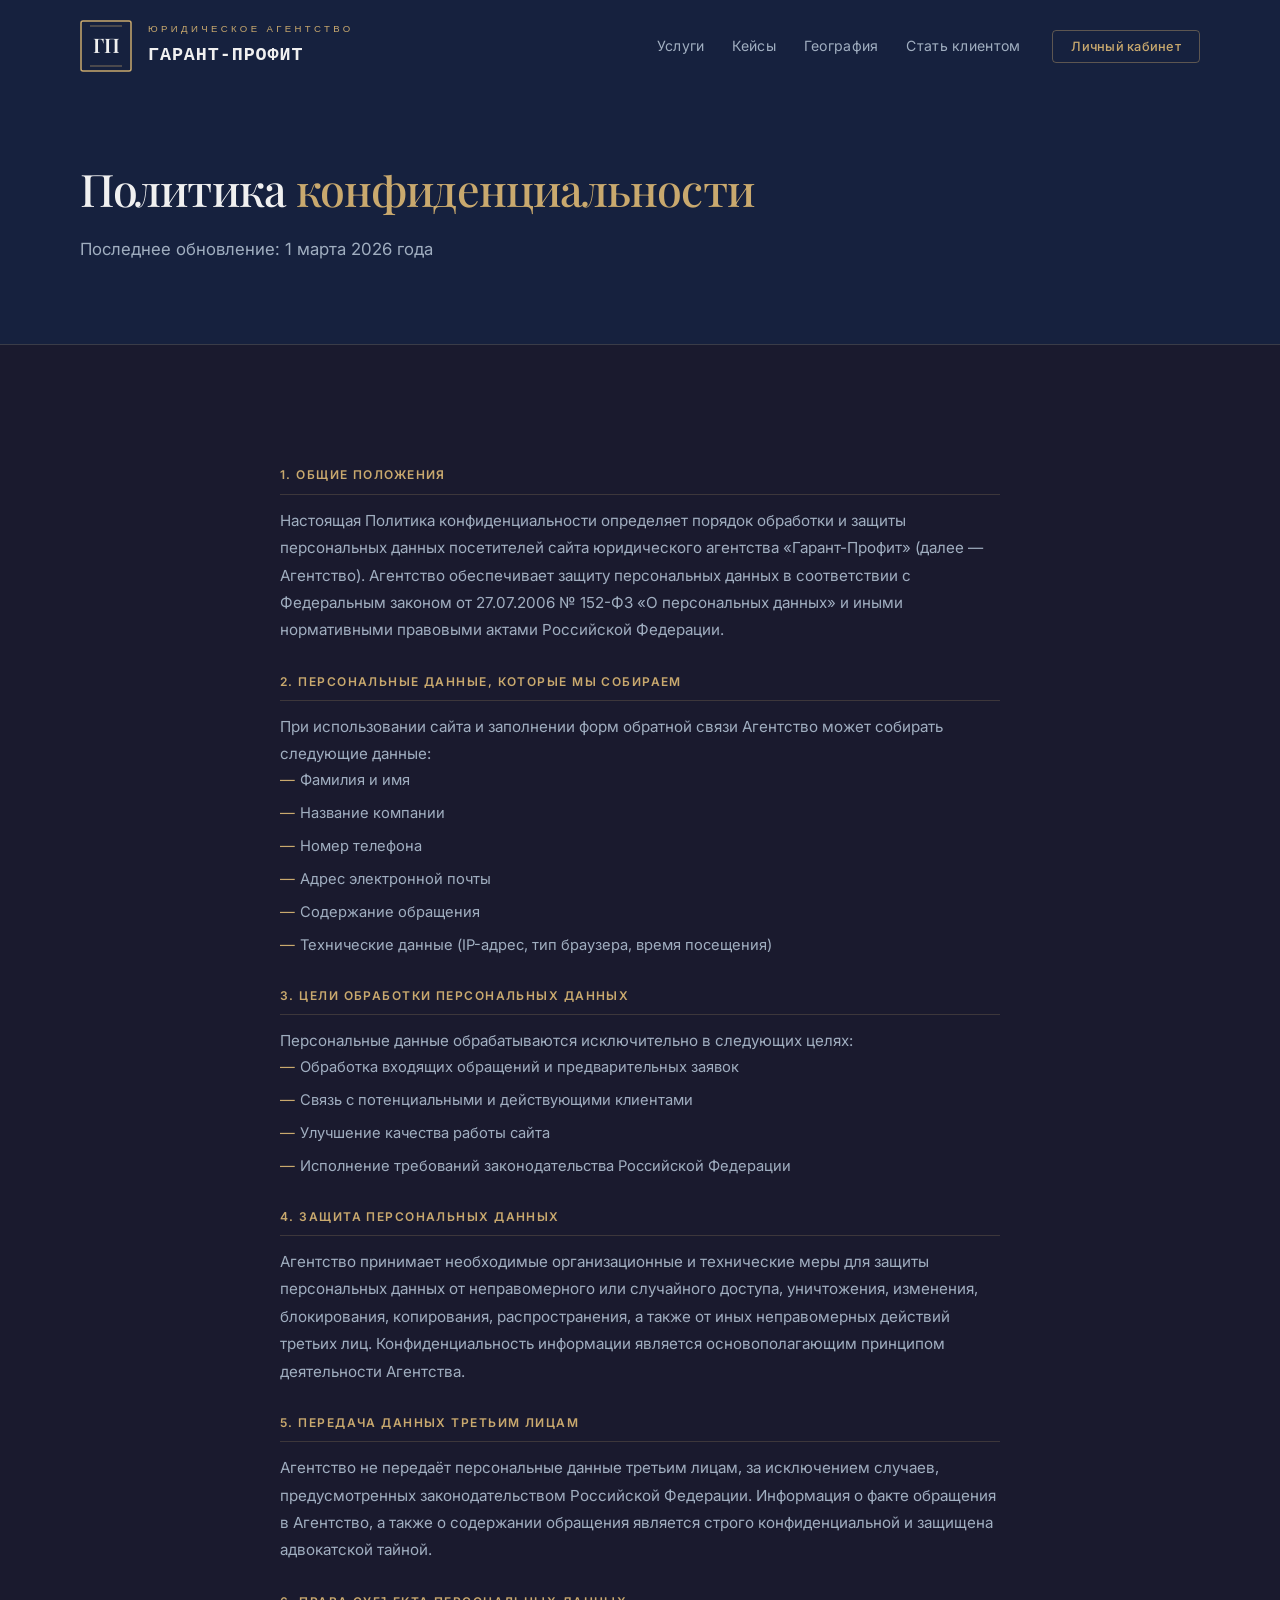
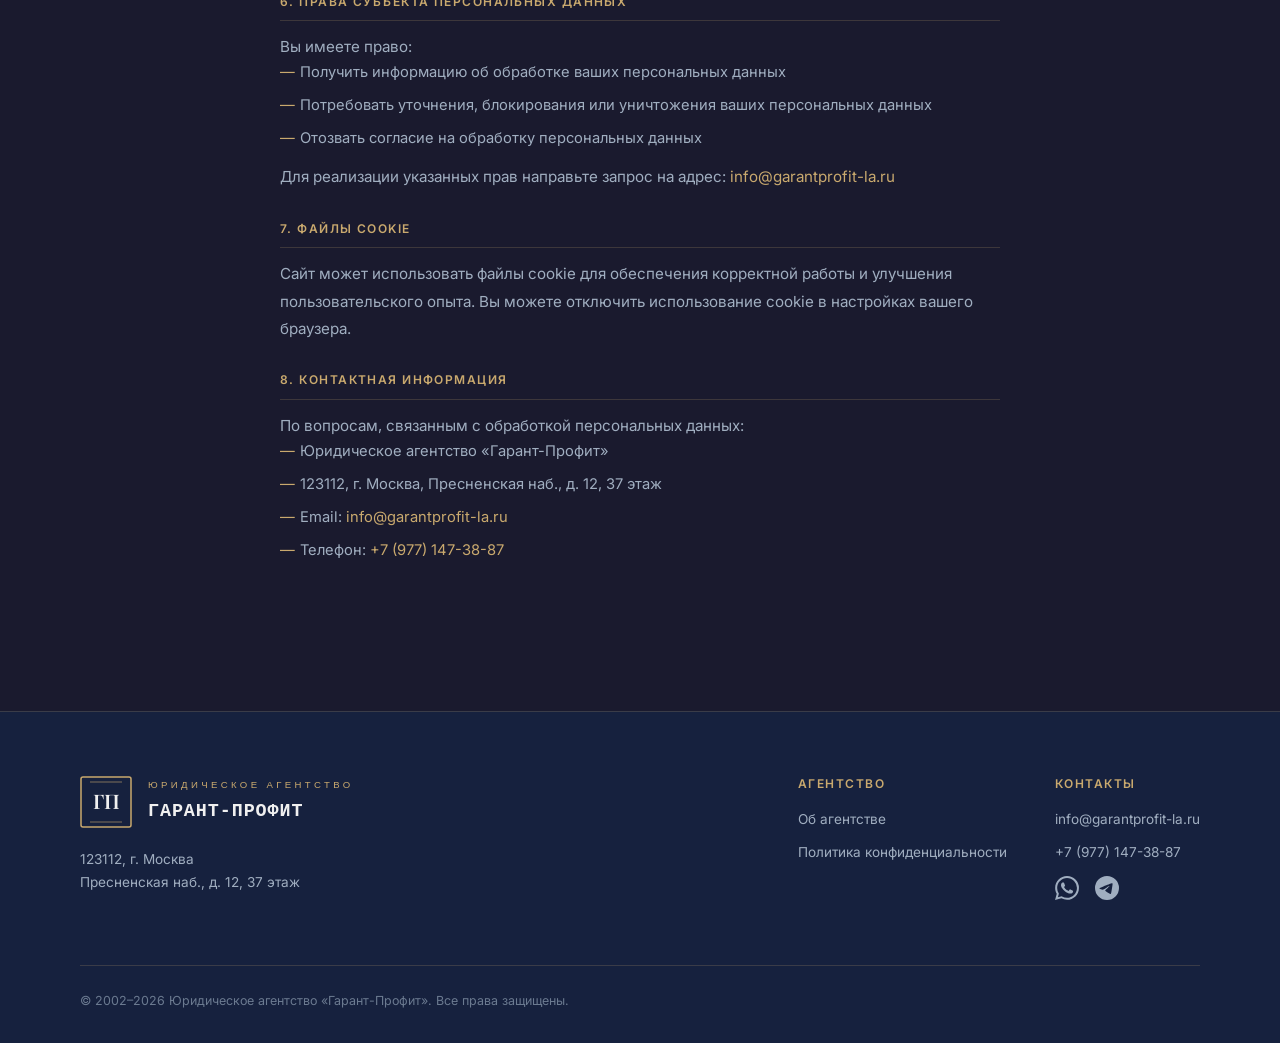
<file: privacy.html>
<!DOCTYPE html>
<html lang="ru">
<head>
  <meta charset="UTF-8">
  <meta name="viewport" content="width=device-width, initial-scale=1.0">
  <title>Политика конфиденциальности — Гарант-Профит</title>
  <link rel="stylesheet" href="css/styles.css">
  <link rel="preconnect" href="https://fonts.googleapis.com">
  <link href="https://fonts.googleapis.com/css2?family=Playfair+Display:wght@400;500;600;700&family=Inter:wght@300;400;500;600&display=swap" rel="stylesheet">
</head>
<body>
  <header class="header">
    <div class="header-inner">
      <a href="index.html" class="logo">
        <svg class="logo-mark" viewBox="0 0 52 52" fill="none"><rect x="1" y="1" width="50" height="50" rx="2" stroke="#c9a96e" stroke-width="1.5" fill="none"/><line x1="10" y1="6" x2="42" y2="6" stroke="#c9a96e" stroke-width="1" opacity="0.6"/><line x1="10" y1="46" x2="42" y2="46" stroke="#c9a96e" stroke-width="1" opacity="0.6"/><text x="26" y="33" text-anchor="middle" font-family="'Playfair Display', Georgia, serif" font-size="20" font-weight="600" fill="#f0f0f0">ГП</text></svg>
        <div class="logo-text"><span class="logo-text-top">Юридическое агентство</span><span class="logo-text-bottom">Гарант-Профит</span></div>
      </a>
      <nav class="nav">
        <div class="nav-links">
          <a href="services.html" class="nav-link">Услуги</a>
          <a href="cases.html" class="nav-link">Кейсы</a>
          <a href="jurisdictions.html" class="nav-link">География</a>
          <a href="admission.html" class="nav-link">Стать клиентом</a>
        </div>
        <button class="btn btn-outline btn-sm" onclick="window.location='index.html'">Личный кабинет</button>
        <button class="burger" aria-label="Меню"><span></span><span></span><span></span></button>
      </nav>
    </div>
  </header>

  <section class="page-hero">
    <div class="container">
      <h1>Политика <span class="gold-text">конфиденциальности</span></h1>
      <p class="section-subtitle">Последнее обновление: 1 марта 2026 года</p>
    </div>
  </section>

  <section class="section">
    <div class="container" style="max-width: 800px;">

      <div class="case-block fade-in">
        <div class="case-block-title">1. Общие положения</div>
        <p>Настоящая Политика конфиденциальности определяет порядок обработки и защиты персональных данных посетителей сайта юридического агентства «Гарант-Профит» (далее — Агентство). Агентство обеспечивает защиту персональных данных в соответствии с Федеральным законом от 27.07.2006 № 152-ФЗ «О персональных данных» и иными нормативными правовыми актами Российской Федерации.</p>
      </div>

      <div class="case-block fade-in">
        <div class="case-block-title">2. Персональные данные, которые мы собираем</div>
        <p>При использовании сайта и заполнении форм обратной связи Агентство может собирать следующие данные:</p>
        <ul>
          <li>Фамилия и имя</li>
          <li>Название компании</li>
          <li>Номер телефона</li>
          <li>Адрес электронной почты</li>
          <li>Содержание обращения</li>
          <li>Технические данные (IP-адрес, тип браузера, время посещения)</li>
        </ul>
      </div>

      <div class="case-block fade-in">
        <div class="case-block-title">3. Цели обработки персональных данных</div>
        <p>Персональные данные обрабатываются исключительно в следующих целях:</p>
        <ul>
          <li>Обработка входящих обращений и предварительных заявок</li>
          <li>Связь с потенциальными и действующими клиентами</li>
          <li>Улучшение качества работы сайта</li>
          <li>Исполнение требований законодательства Российской Федерации</li>
        </ul>
      </div>

      <div class="case-block fade-in">
        <div class="case-block-title">4. Защита персональных данных</div>
        <p>Агентство принимает необходимые организационные и технические меры для защиты персональных данных от неправомерного или случайного доступа, уничтожения, изменения, блокирования, копирования, распространения, а также от иных неправомерных действий третьих лиц. Конфиденциальность информации является основополагающим принципом деятельности Агентства.</p>
      </div>

      <div class="case-block fade-in">
        <div class="case-block-title">5. Передача данных третьим лицам</div>
        <p>Агентство не передаёт персональные данные третьим лицам, за исключением случаев, предусмотренных законодательством Российской Федерации. Информация о факте обращения в Агентство, а также о содержании обращения является строго конфиденциальной и защищена адвокатской тайной.</p>
      </div>

      <div class="case-block fade-in">
        <div class="case-block-title">6. Права субъекта персональных данных</div>
        <p>Вы имеете право:</p>
        <ul>
          <li>Получить информацию об обработке ваших персональных данных</li>
          <li>Потребовать уточнения, блокирования или уничтожения ваших персональных данных</li>
          <li>Отозвать согласие на обработку персональных данных</li>
        </ul>
        <p style="margin-top: 12px;">Для реализации указанных прав направьте запрос на адрес: <a href="mailto:info@garantprofit-la.ru">info@garantprofit-la.ru</a></p>
      </div>

      <div class="case-block fade-in">
        <div class="case-block-title">7. Файлы cookie</div>
        <p>Сайт может использовать файлы cookie для обеспечения корректной работы и улучшения пользовательского опыта. Вы можете отключить использование cookie в настройках вашего браузера.</p>
      </div>

      <div class="case-block fade-in">
        <div class="case-block-title">8. Контактная информация</div>
        <p>По вопросам, связанным с обработкой персональных данных:</p>
        <ul>
          <li>Юридическое агентство «Гарант-Профит»</li>
          <li>123112, г. Москва, Пресненская наб., д. 12, 37 этаж</li>
          <li>Email: <a href="mailto:info@garantprofit-la.ru">info@garantprofit-la.ru</a></li>
          <li>Телефон: <a href="tel:+79771473887">+7 (977) 147-38-87</a></li>
        </ul>
      </div>

    </div>
  </section>

  <footer class="footer">
    <div class="container">
      <div class="footer-inner">
        <div class="footer-info">
          <a href="index.html" class="logo"><svg class="logo-mark" width="40" height="40" viewBox="0 0 52 52" fill="none"><rect x="1" y="1" width="50" height="50" rx="2" stroke="#c9a96e" stroke-width="1.5" fill="none"/><line x1="10" y1="6" x2="42" y2="6" stroke="#c9a96e" stroke-width="1" opacity="0.6"/><line x1="10" y1="46" x2="42" y2="46" stroke="#c9a96e" stroke-width="1" opacity="0.6"/><text x="26" y="33" text-anchor="middle" font-family="'Playfair Display', Georgia, serif" font-size="20" font-weight="600" fill="#f0f0f0">ГП</text></svg><div class="logo-text"><span class="logo-text-top">Юридическое агентство</span><span class="logo-text-bottom">Гарант-Профит</span></div></a>
          <p style="margin-top:20px;">123112, г. Москва<br>Пресненская наб., д. 12, 37 этаж</p>
        </div>
        <div class="footer-nav">
          <div class="footer-nav-col"><h4>Агентство</h4><a href="about.html">Об агентстве</a><a href="privacy.html">Политика конфиденциальности</a></div>
          <div class="footer-nav-col"><h4>Контакты</h4><a href="mailto:info@garantprofit-la.ru">info@garantprofit-la.ru</a><a href="tel:+79771473887">+7 (977) 147-38-87</a>
            <div style="display:flex;gap:16px;margin-top:12px;"><a href="https://wa.me/79771473887" target="_blank" rel="noopener" style="color:var(--text-secondary);"><svg width="24" height="24" viewBox="0 0 24 24" fill="currentColor"><path d="M17.472 14.382c-.297-.149-1.758-.867-2.03-.967-.273-.099-.471-.148-.67.15-.197.297-.767.966-.94 1.164-.173.199-.347.223-.644.075-.297-.15-1.255-.463-2.39-1.475-.883-.788-1.48-1.761-1.653-2.059-.173-.297-.018-.458.13-.606.134-.133.298-.347.446-.52.149-.174.198-.298.298-.497.099-.198.05-.371-.025-.52-.075-.149-.669-1.612-.916-2.207-.242-.579-.487-.5-.669-.51-.173-.008-.371-.01-.57-.01-.198 0-.52.074-.792.372-.272.297-1.04 1.016-1.04 2.479 0 1.462 1.065 2.875 1.213 3.074.149.198 2.096 3.2 5.077 4.487.709.306 1.262.489 1.694.625.712.227 1.36.195 1.871.118.571-.085 1.758-.719 2.006-1.413.248-.694.248-1.289.173-1.413-.074-.124-.272-.198-.57-.347m-5.421 7.403h-.004a9.87 9.87 0 01-5.031-1.378l-.361-.214-3.741.982.998-3.648-.235-.374a9.86 9.86 0 01-1.51-5.26c.001-5.45 4.436-9.884 9.888-9.884 2.64 0 5.122 1.03 6.988 2.898a9.825 9.825 0 012.893 6.994c-.003 5.45-4.437 9.884-9.885 9.884m8.413-18.297A11.815 11.815 0 0012.05 0C5.495 0 .16 5.335.157 11.892c0 2.096.547 4.142 1.588 5.945L.057 24l6.305-1.654a11.882 11.882 0 005.683 1.448h.005c6.554 0 11.89-5.335 11.893-11.893a11.821 11.821 0 00-3.48-8.413z"/></svg></a><a href="https://t.me/garantprofit_la" target="_blank" rel="noopener" style="color:var(--text-secondary);"><svg width="24" height="24" viewBox="0 0 24 24" fill="currentColor"><path d="M11.944 0A12 12 0 000 12a12 12 0 0012 12 12 12 0 0012-12A12 12 0 0012 0a12 12 0 00-.056 0zm4.962 7.224c.1-.002.321.023.465.14a.506.506 0 01.171.325c.016.093.036.306.02.472-.18 1.898-.962 6.502-1.36 8.627-.168.9-.499 1.201-.82 1.23-.696.065-1.225-.46-1.9-.902-1.056-.693-1.653-1.124-2.678-1.8-1.185-.78-.417-1.21.258-1.91.177-.184 3.247-2.977 3.307-3.23.007-.032.014-.15-.056-.212s-.174-.041-.249-.024c-.106.024-1.793 1.14-5.061 3.345-.479.33-.913.49-1.302.48-.428-.008-1.252-.241-1.865-.44-.752-.245-1.349-.374-1.297-.789.027-.216.325-.437.893-.663 3.498-1.524 5.83-2.529 6.998-3.014 3.332-1.386 4.025-1.627 4.476-1.635z"/></svg></a></div>
          </div>
        </div>
      </div>
      <div class="footer-bottom"><span class="footer-copyright">© 2002–2026 Юридическое агентство «Гарант-Профит». Все права защищены.</span></div>
    </div>
  </footer>
  <script src="js/main.js"></script>
</body>
</html>
</file>
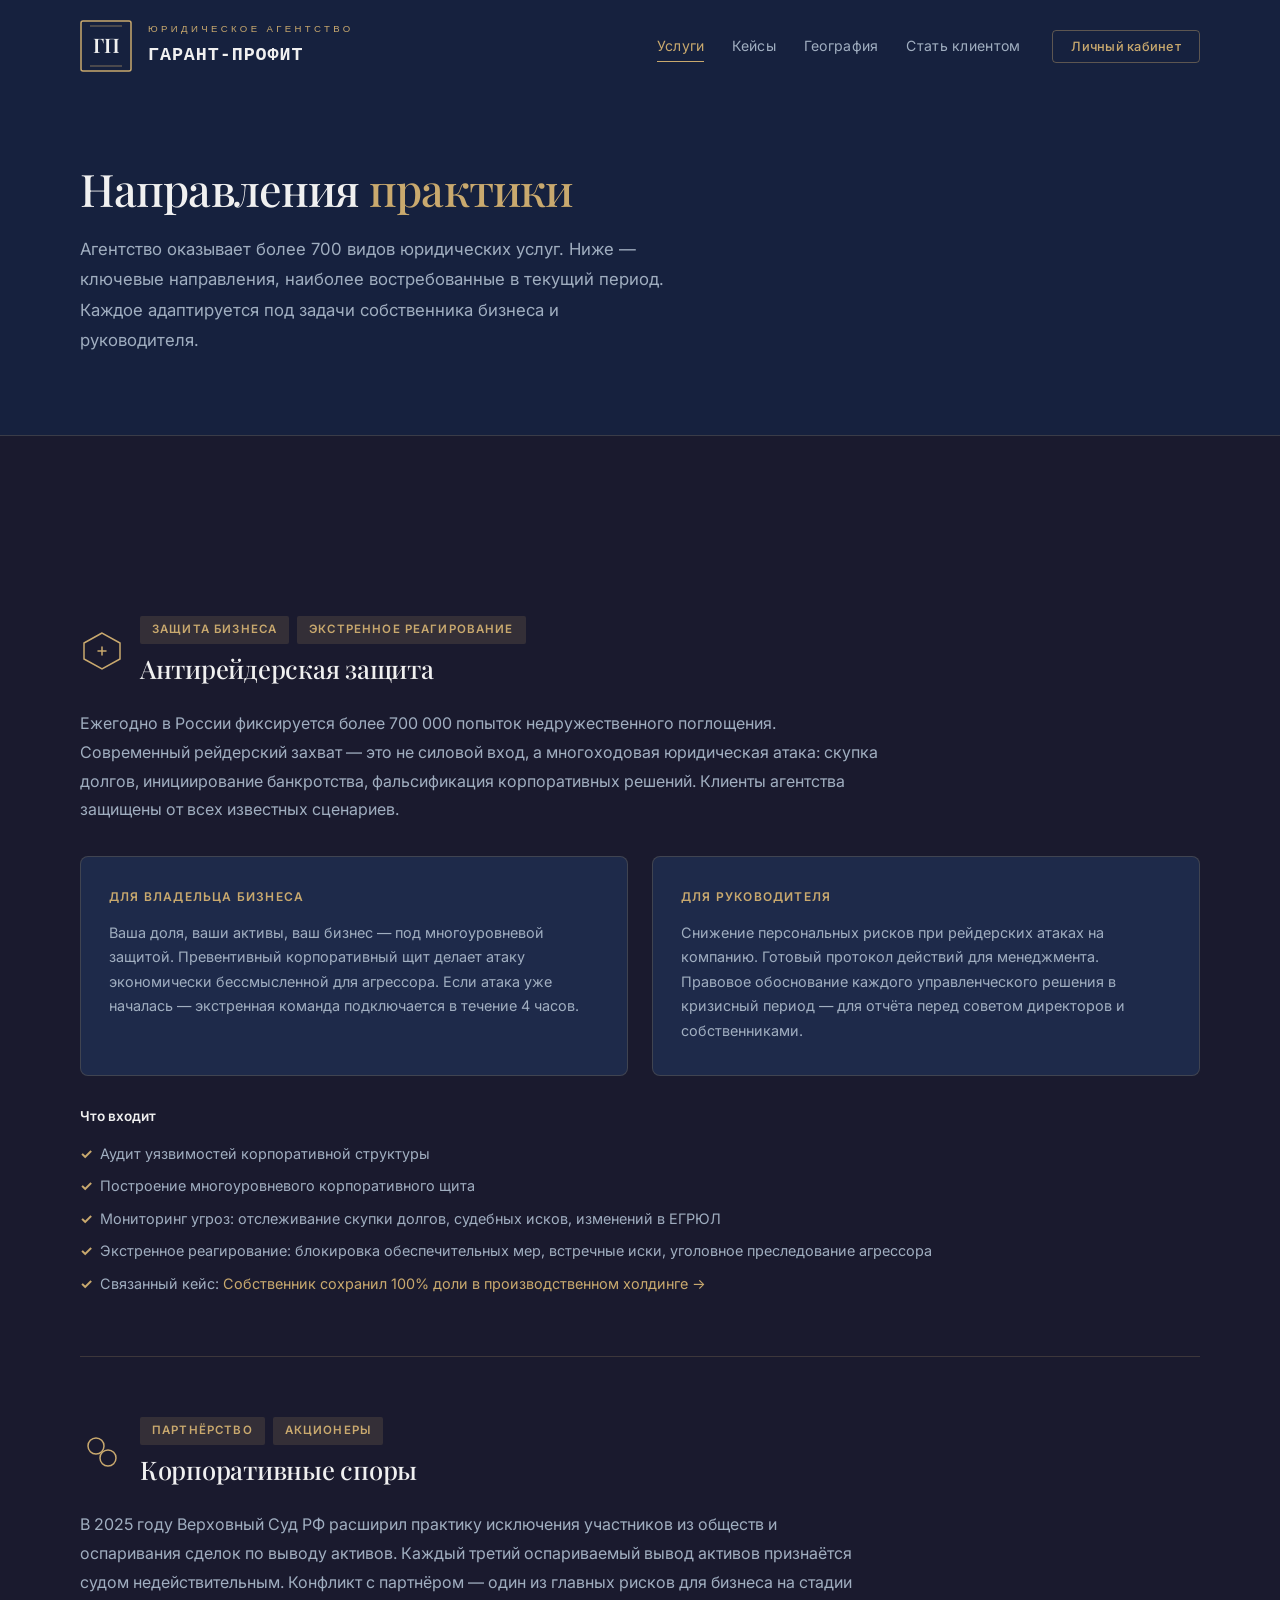
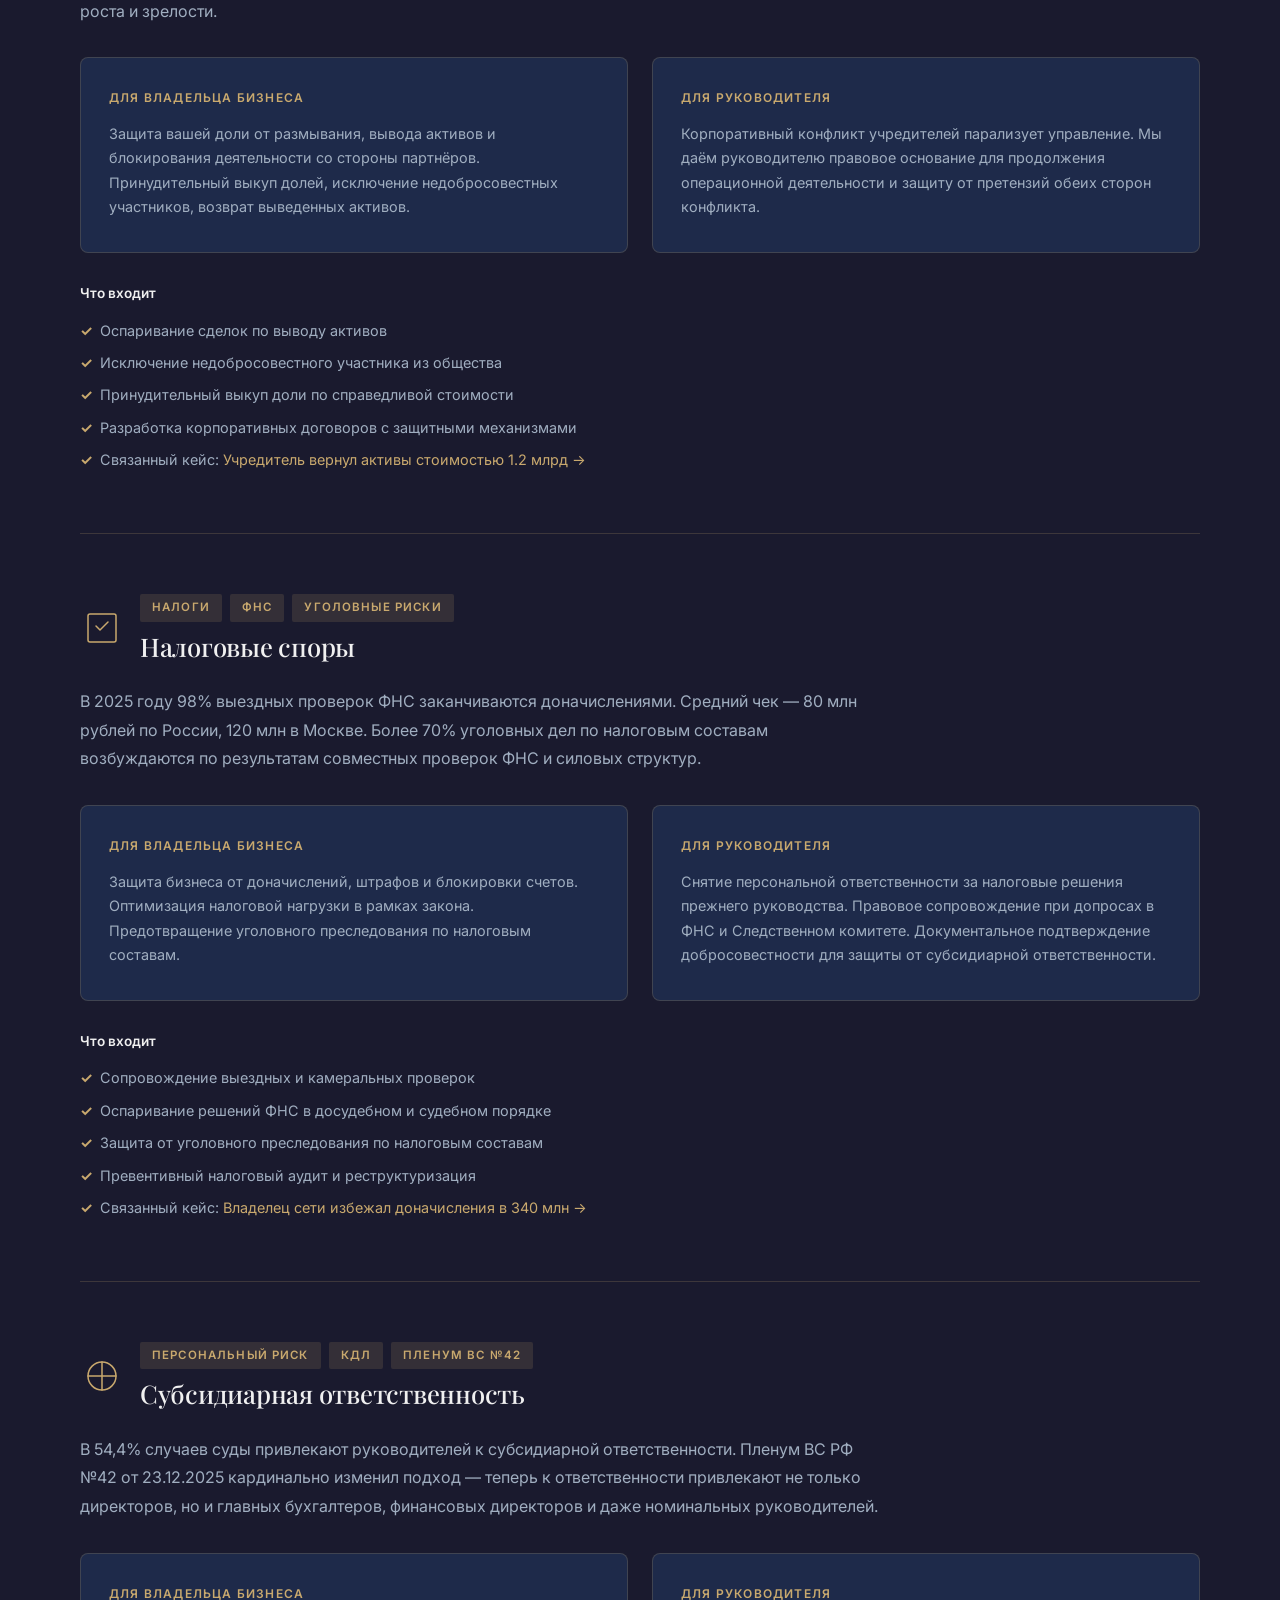
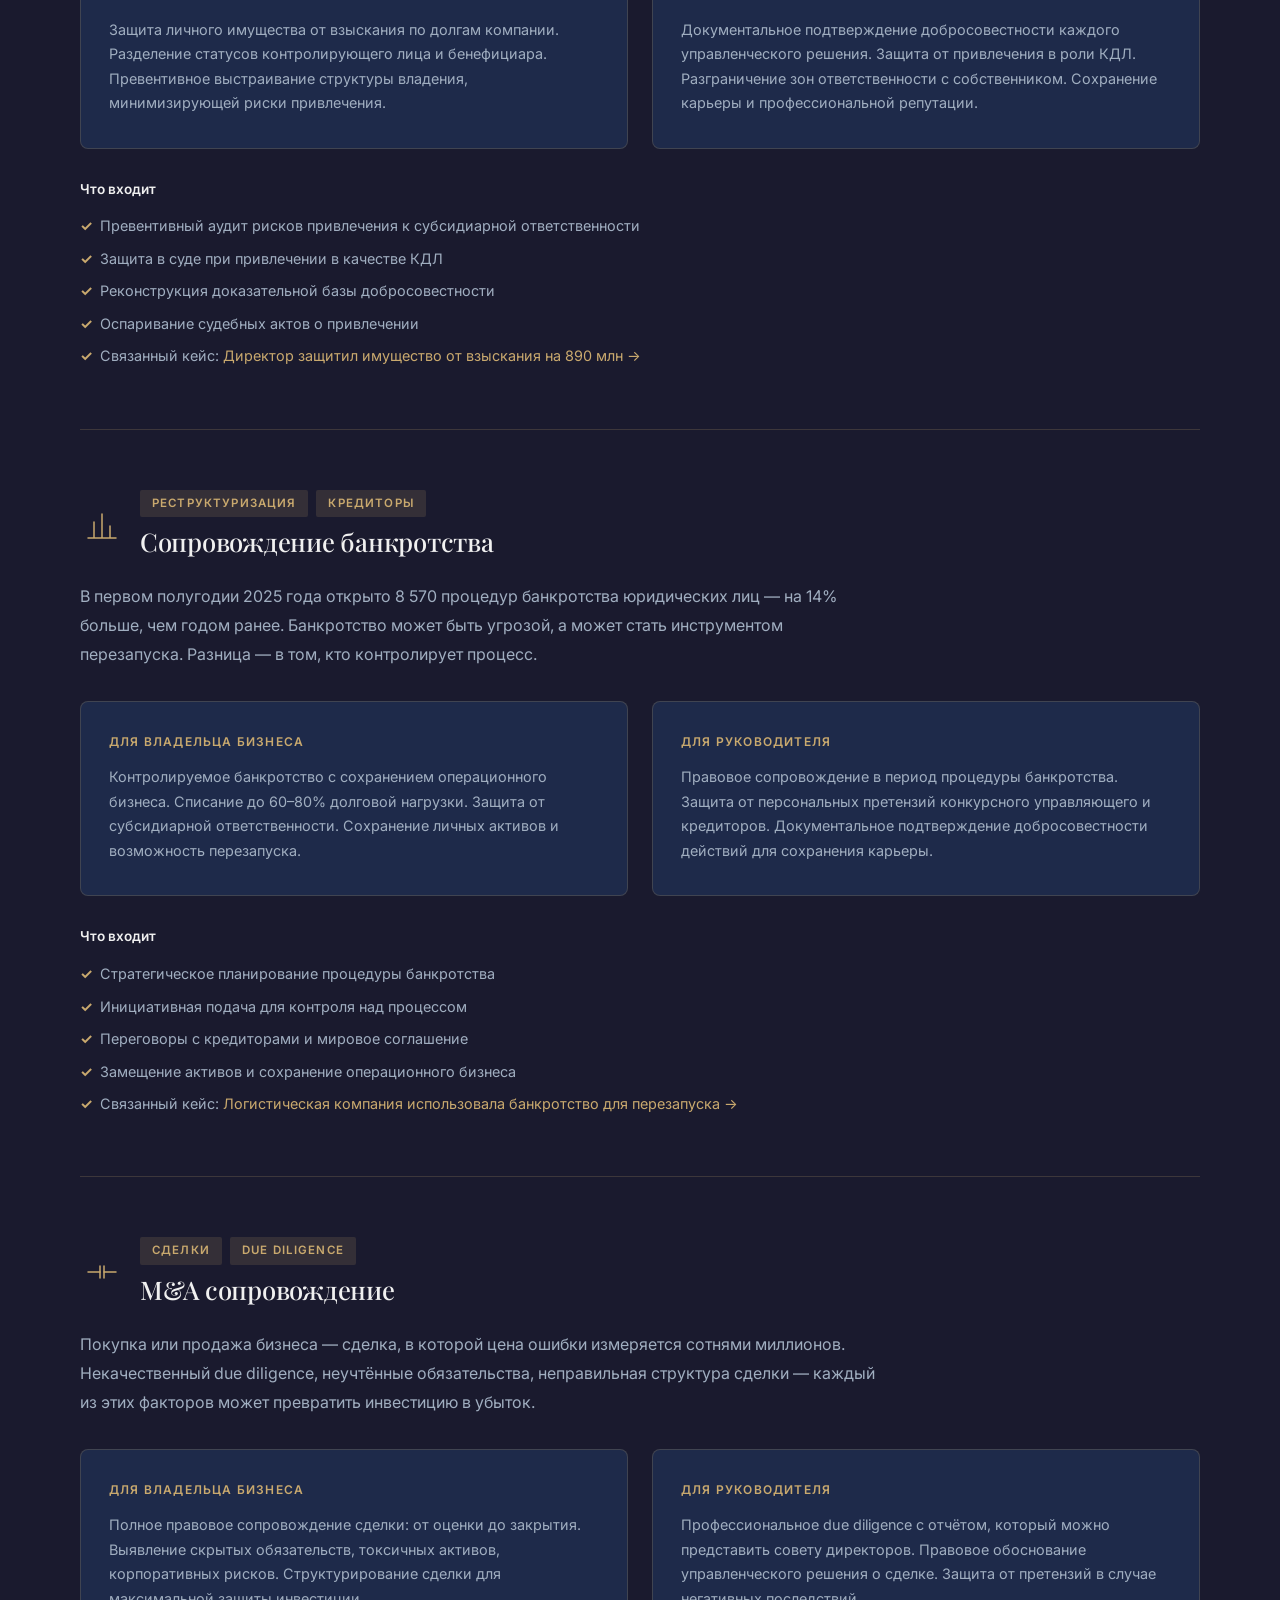
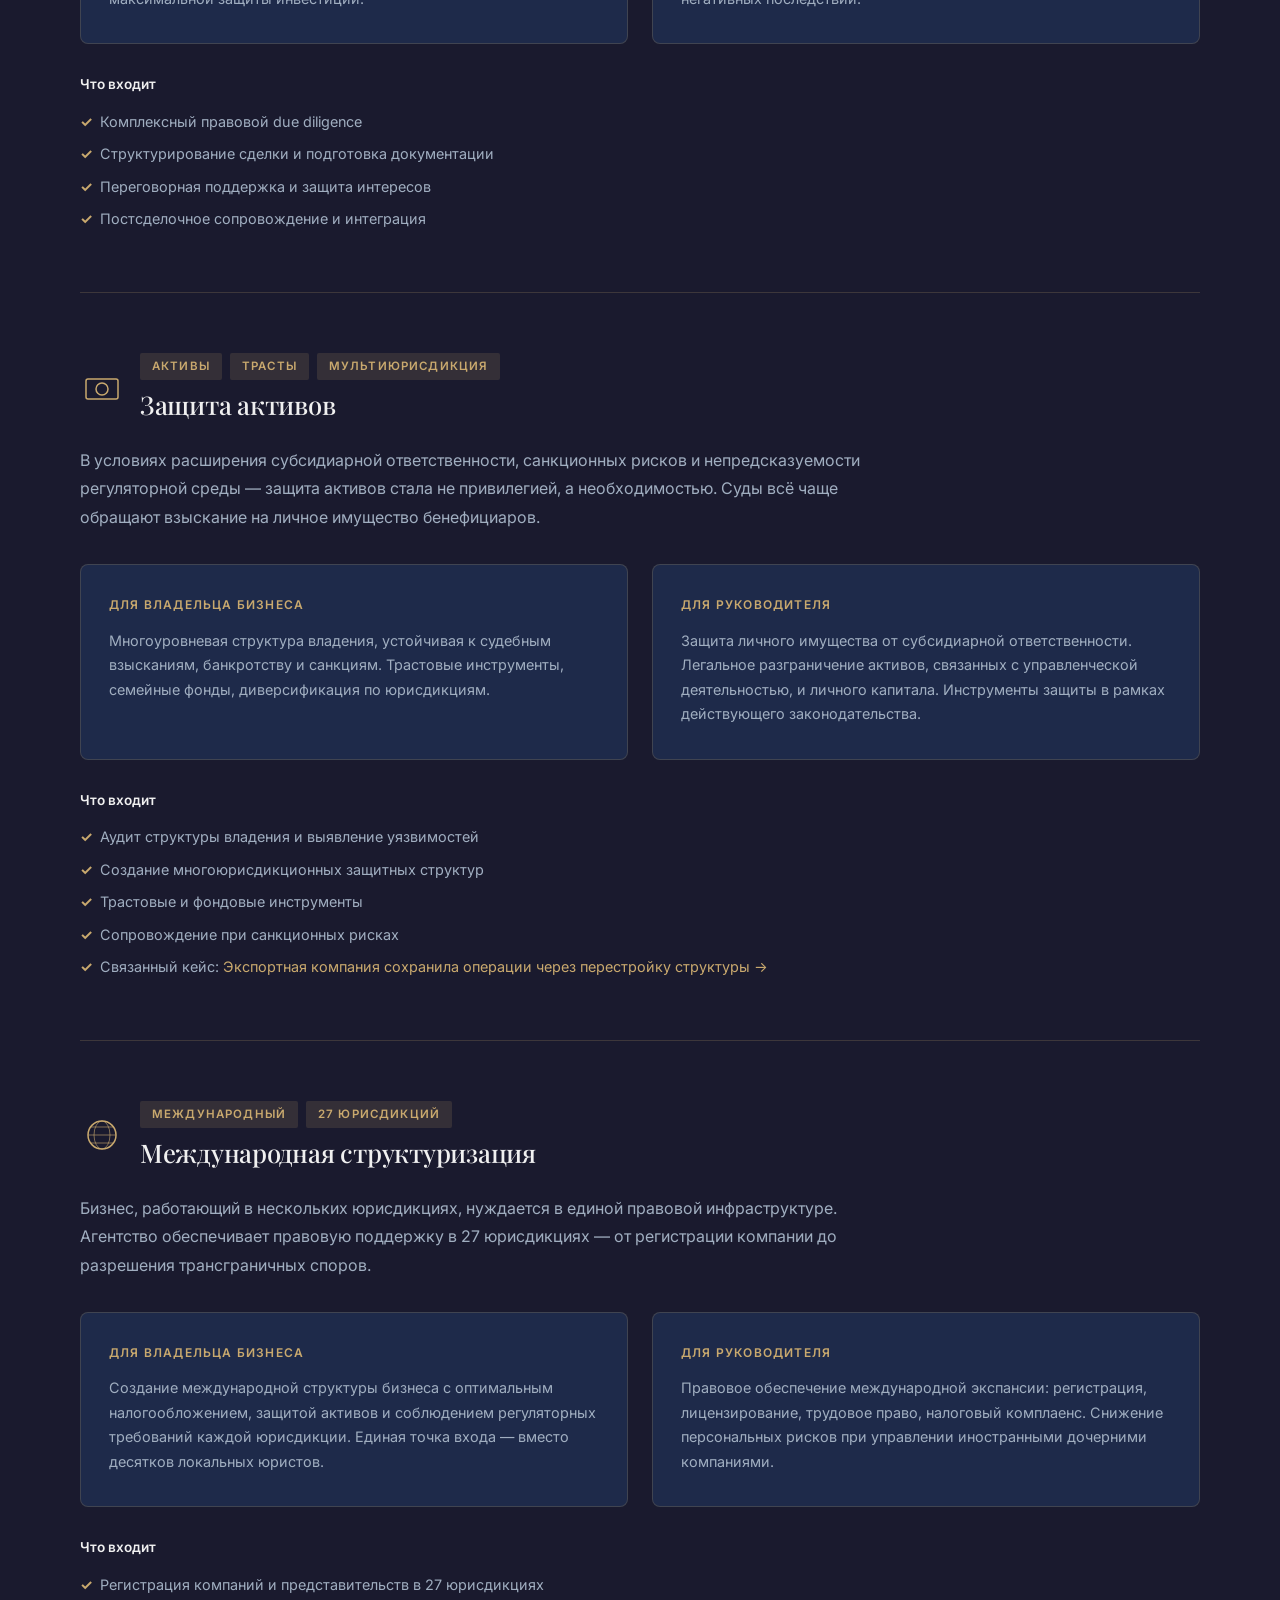
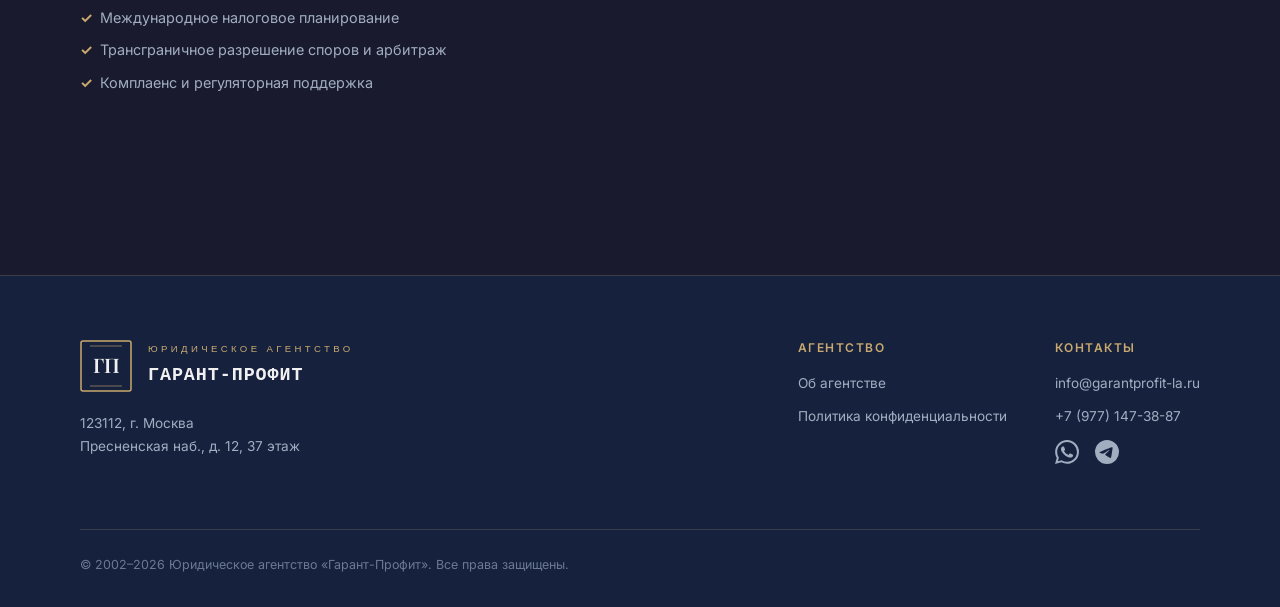
<file: services.html>
<!DOCTYPE html>
<html lang="ru">
<head>
  <meta charset="UTF-8">
  <meta name="viewport" content="width=device-width, initial-scale=1.0">
  <title>Услуги — Гарант-Профит</title>
  <meta name="description" content="Более 700 видов юридических услуг. Антирейдерская защита, корпоративные споры, налоговые споры, субсидиарная ответственность, банкротство, M&A, защита активов.">
  <link rel="stylesheet" href="css/styles.css">
  <link rel="preconnect" href="https://fonts.googleapis.com">
  <link href="https://fonts.googleapis.com/css2?family=Playfair+Display:wght@400;500;600;700&family=Inter:wght@300;400;500;600&display=swap" rel="stylesheet">
</head>
<body>
  <!-- HEADER -->
  <header class="header">
    <div class="header-inner">
      <a href="index.html" class="logo">
        <svg class="logo-mark" viewBox="0 0 52 52" fill="none"><rect x="1" y="1" width="50" height="50" rx="2" stroke="#c9a96e" stroke-width="1.5" fill="none"/><line x1="10" y1="6" x2="42" y2="6" stroke="#c9a96e" stroke-width="1" opacity="0.6"/><line x1="10" y1="46" x2="42" y2="46" stroke="#c9a96e" stroke-width="1" opacity="0.6"/><text x="26" y="33" text-anchor="middle" font-family="'Playfair Display', Georgia, serif" font-size="20" font-weight="600" fill="#f0f0f0">ГП</text></svg>
        <div class="logo-text"><span class="logo-text-top">Юридическое агентство</span><span class="logo-text-bottom">Гарант-Профит</span></div>
      </a>
      <nav class="nav">
        <div class="nav-links">
          <a href="services.html" class="nav-link active">Услуги</a>
          <a href="cases.html" class="nav-link">Кейсы</a>
          <a href="jurisdictions.html" class="nav-link">География</a>
          <a href="admission.html" class="nav-link">Стать клиентом</a>
        </div>
        <button class="btn btn-outline btn-sm" onclick="window.location='index.html'">Личный кабинет</button>
        <button class="burger" aria-label="Меню"><span></span><span></span><span></span></button>
      </nav>
    </div>
  </header>

  <section class="page-hero">
    <div class="container">
      <h1>Направления <span class="gold-text">практики</span></h1>
      <p class="section-subtitle">Агентство оказывает более 700 видов юридических услуг. Ниже — ключевые направления, наиболее востребованные в текущий период. Каждое адаптируется под задачи собственника бизнеса и руководителя.</p>
    </div>
  </section>

  <section class="section">
    <div class="container">
      <!-- SERVICE 1 -->
      <div class="service-full fade-in" id="antiraider">
        <div class="service-full-header">
          <svg class="service-card-icon" viewBox="0 0 44 44" fill="none"><path d="M22 4L4 14v16l18 10 18-10V14L22 4z" stroke="#c9a96e" stroke-width="1.5"/><path d="M22 18v8M18 22h8" stroke="#c9a96e" stroke-width="1.5" stroke-linecap="round"/></svg>
          <div>
            <div style="display:flex;gap:8px;margin-bottom:8px;flex-wrap:wrap"><span class="case-tag">защита бизнеса</span><span class="case-tag">экстренное реагирование</span></div>
            <h2>Антирейдерская защита</h2>
          </div>
        </div>
        <p>Ежегодно в России фиксируется более 700 000 попыток недружественного поглощения. Современный рейдерский захват — это не силовой вход, а многоходовая юридическая атака: скупка долгов, инициирование банкротства, фальсификация корпоративных решений. Клиенты агентства защищены от всех известных сценариев.</p>
        <div class="service-framing">
          <div class="framing-card">
            <h4>Для владельца бизнеса</h4>
            <p>Ваша доля, ваши активы, ваш бизнес — под многоуровневой защитой. Превентивный корпоративный щит делает атаку экономически бессмысленной для агрессора. Если атака уже началась — экстренная команда подключается в течение 4 часов.</p>
          </div>
          <div class="framing-card">
            <h4>Для руководителя</h4>
            <p>Снижение персональных рисков при рейдерских атаках на компанию. Готовый протокол действий для менеджмента. Правовое обоснование каждого управленческого решения в кризисный период — для отчёта перед советом директоров и собственниками.</p>
          </div>
        </div>
        <div class="service-includes">
          <h4>Что входит</h4>
          <ul>
            <li>Аудит уязвимостей корпоративной структуры</li>
            <li>Построение многоуровневого корпоративного щита</li>
            <li>Мониторинг угроз: отслеживание скупки долгов, судебных исков, изменений в ЕГРЮЛ</li>
            <li>Экстренное реагирование: блокировка обеспечительных мер, встречные иски, уголовное преследование агрессора</li>
            <li>Связанный кейс: <a href="cases.html#case1">Собственник сохранил 100% доли в производственном холдинге →</a></li>
          </ul>
        </div>
      </div>

      <!-- SERVICE 2 -->
      <div class="service-full fade-in" id="corporate">
        <div class="service-full-header">
          <svg class="service-card-icon" viewBox="0 0 44 44" fill="none"><circle cx="16" cy="16" r="8" stroke="#c9a96e" stroke-width="1.5"/><circle cx="28" cy="28" r="8" stroke="#c9a96e" stroke-width="1.5"/></svg>
          <div>
            <div style="display:flex;gap:8px;margin-bottom:8px;flex-wrap:wrap"><span class="case-tag">партнёрство</span><span class="case-tag">акционеры</span></div>
            <h2>Корпоративные споры</h2>
          </div>
        </div>
        <p>В 2025 году Верховный Суд РФ расширил практику исключения участников из обществ и оспаривания сделок по выводу активов. Каждый третий оспариваемый вывод активов признаётся судом недействительным. Конфликт с партнёром — один из главных рисков для бизнеса на стадии роста и зрелости.</p>
        <div class="service-framing">
          <div class="framing-card">
            <h4>Для владельца бизнеса</h4>
            <p>Защита вашей доли от размывания, вывода активов и блокирования деятельности со стороны партнёров. Принудительный выкуп долей, исключение недобросовестных участников, возврат выведенных активов.</p>
          </div>
          <div class="framing-card">
            <h4>Для руководителя</h4>
            <p>Корпоративный конфликт учредителей парализует управление. Мы даём руководителю правовое основание для продолжения операционной деятельности и защиту от претензий обеих сторон конфликта.</p>
          </div>
        </div>
        <div class="service-includes">
          <h4>Что входит</h4>
          <ul>
            <li>Оспаривание сделок по выводу активов</li>
            <li>Исключение недобросовестного участника из общества</li>
            <li>Принудительный выкуп доли по справедливой стоимости</li>
            <li>Разработка корпоративных договоров с защитными механизмами</li>
            <li>Связанный кейс: <a href="cases.html#case4">Учредитель вернул активы стоимостью 1.2 млрд →</a></li>
          </ul>
        </div>
      </div>

      <!-- SERVICE 3 -->
      <div class="service-full fade-in" id="tax">
        <div class="service-full-header">
          <svg class="service-card-icon" viewBox="0 0 44 44" fill="none"><rect x="8" y="8" width="28" height="28" rx="2" stroke="#c9a96e" stroke-width="1.5"/><path d="M16 20l4 4 8-8" stroke="#c9a96e" stroke-width="1.5" stroke-linecap="round" stroke-linejoin="round"/></svg>
          <div>
            <div style="display:flex;gap:8px;margin-bottom:8px;flex-wrap:wrap"><span class="case-tag">налоги</span><span class="case-tag">ФНС</span><span class="case-tag">уголовные риски</span></div>
            <h2>Налоговые споры</h2>
          </div>
        </div>
        <p>В 2025 году 98% выездных проверок ФНС заканчиваются доначислениями. Средний чек — 80 млн рублей по России, 120 млн в Москве. Более 70% уголовных дел по налоговым составам возбуждаются по результатам совместных проверок ФНС и силовых структур.</p>
        <div class="service-framing">
          <div class="framing-card">
            <h4>Для владельца бизнеса</h4>
            <p>Защита бизнеса от доначислений, штрафов и блокировки счетов. Оптимизация налоговой нагрузки в рамках закона. Предотвращение уголовного преследования по налоговым составам.</p>
          </div>
          <div class="framing-card">
            <h4>Для руководителя</h4>
            <p>Снятие персональной ответственности за налоговые решения прежнего руководства. Правовое сопровождение при допросах в ФНС и Следственном комитете. Документальное подтверждение добросовестности для защиты от субсидиарной ответственности.</p>
          </div>
        </div>
        <div class="service-includes">
          <h4>Что входит</h4>
          <ul>
            <li>Сопровождение выездных и камеральных проверок</li>
            <li>Оспаривание решений ФНС в досудебном и судебном порядке</li>
            <li>Защита от уголовного преследования по налоговым составам</li>
            <li>Превентивный налоговый аудит и реструктуризация</li>
            <li>Связанный кейс: <a href="cases.html#case2">Владелец сети избежал доначисления в 340 млн →</a></li>
          </ul>
        </div>
      </div>

      <!-- SERVICE 4 -->
      <div class="service-full fade-in" id="subsidiary">
        <div class="service-full-header">
          <svg class="service-card-icon" viewBox="0 0 44 44" fill="none"><path d="M22 8v28M8 22h28" stroke="#c9a96e" stroke-width="1.5" stroke-linecap="round"/><circle cx="22" cy="22" r="14" stroke="#c9a96e" stroke-width="1.5"/></svg>
          <div>
            <div style="display:flex;gap:8px;margin-bottom:8px;flex-wrap:wrap"><span class="case-tag">персональный риск</span><span class="case-tag">КДЛ</span><span class="case-tag">Пленум ВС №42</span></div>
            <h2>Субсидиарная ответственность</h2>
          </div>
        </div>
        <p>В 54,4% случаев суды привлекают руководителей к субсидиарной ответственности. Пленум ВС РФ №42 от 23.12.2025 кардинально изменил подход — теперь к ответственности привлекают не только директоров, но и главных бухгалтеров, финансовых директоров и даже номинальных руководителей.</p>
        <div class="service-framing">
          <div class="framing-card">
            <h4>Для владельца бизнеса</h4>
            <p>Защита личного имущества от взыскания по долгам компании. Разделение статусов контролирующего лица и бенефициара. Превентивное выстраивание структуры владения, минимизирующей риски привлечения.</p>
          </div>
          <div class="framing-card">
            <h4>Для руководителя</h4>
            <p>Документальное подтверждение добросовестности каждого управленческого решения. Защита от привлечения в роли КДЛ. Разграничение зон ответственности с собственником. Сохранение карьеры и профессиональной репутации.</p>
          </div>
        </div>
        <div class="service-includes">
          <h4>Что входит</h4>
          <ul>
            <li>Превентивный аудит рисков привлечения к субсидиарной ответственности</li>
            <li>Защита в суде при привлечении в качестве КДЛ</li>
            <li>Реконструкция доказательной базы добросовестности</li>
            <li>Оспаривание судебных актов о привлечении</li>
            <li>Связанный кейс: <a href="cases.html#case3">Директор защитил имущество от взыскания на 890 млн →</a></li>
          </ul>
        </div>
      </div>

      <!-- SERVICE 5 -->
      <div class="service-full fade-in" id="bankruptcy">
        <div class="service-full-header">
          <svg class="service-card-icon" viewBox="0 0 44 44" fill="none"><path d="M8 36h28M14 36V20M22 36V12M30 36V24" stroke="#c9a96e" stroke-width="1.5" stroke-linecap="round"/></svg>
          <div>
            <div style="display:flex;gap:8px;margin-bottom:8px;flex-wrap:wrap"><span class="case-tag">реструктуризация</span><span class="case-tag">кредиторы</span></div>
            <h2>Сопровождение банкротства</h2>
          </div>
        </div>
        <p>В первом полугодии 2025 года открыто 8 570 процедур банкротства юридических лиц — на 14% больше, чем годом ранее. Банкротство может быть угрозой, а может стать инструментом перезапуска. Разница — в том, кто контролирует процесс.</p>
        <div class="service-framing">
          <div class="framing-card">
            <h4>Для владельца бизнеса</h4>
            <p>Контролируемое банкротство с сохранением операционного бизнеса. Списание до 60–80% долговой нагрузки. Защита от субсидиарной ответственности. Сохранение личных активов и возможность перезапуска.</p>
          </div>
          <div class="framing-card">
            <h4>Для руководителя</h4>
            <p>Правовое сопровождение в период процедуры банкротства. Защита от персональных претензий конкурсного управляющего и кредиторов. Документальное подтверждение добросовестности действий для сохранения карьеры.</p>
          </div>
        </div>
        <div class="service-includes">
          <h4>Что входит</h4>
          <ul>
            <li>Стратегическое планирование процедуры банкротства</li>
            <li>Инициативная подача для контроля над процессом</li>
            <li>Переговоры с кредиторами и мировое соглашение</li>
            <li>Замещение активов и сохранение операционного бизнеса</li>
            <li>Связанный кейс: <a href="cases.html#case6">Логистическая компания использовала банкротство для перезапуска →</a></li>
          </ul>
        </div>
      </div>

      <!-- SERVICE 6 -->
      <div class="service-full fade-in" id="ma">
        <div class="service-full-header">
          <svg class="service-card-icon" viewBox="0 0 44 44" fill="none"><path d="M8 22h12M24 22h12" stroke="#c9a96e" stroke-width="1.5" stroke-linecap="round"/><path d="M20 16v12M24 16v12" stroke="#c9a96e" stroke-width="1.5" stroke-linecap="round"/></svg>
          <div>
            <div style="display:flex;gap:8px;margin-bottom:8px;flex-wrap:wrap"><span class="case-tag">сделки</span><span class="case-tag">due diligence</span></div>
            <h2>M&A сопровождение</h2>
          </div>
        </div>
        <p>Покупка или продажа бизнеса — сделка, в которой цена ошибки измеряется сотнями миллионов. Некачественный due diligence, неучтённые обязательства, неправильная структура сделки — каждый из этих факторов может превратить инвестицию в убыток.</p>
        <div class="service-framing">
          <div class="framing-card">
            <h4>Для владельца бизнеса</h4>
            <p>Полное правовое сопровождение сделки: от оценки до закрытия. Выявление скрытых обязательств, токсичных активов, корпоративных рисков. Структурирование сделки для максимальной защиты инвестиции.</p>
          </div>
          <div class="framing-card">
            <h4>Для руководителя</h4>
            <p>Профессиональное due diligence с отчётом, который можно представить совету директоров. Правовое обоснование управленческого решения о сделке. Защита от претензий в случае негативных последствий.</p>
          </div>
        </div>
        <div class="service-includes">
          <h4>Что входит</h4>
          <ul>
            <li>Комплексный правовой due diligence</li>
            <li>Структурирование сделки и подготовка документации</li>
            <li>Переговорная поддержка и защита интересов</li>
            <li>Постсделочное сопровождение и интеграция</li>
          </ul>
        </div>
      </div>

      <!-- SERVICE 7 -->
      <div class="service-full fade-in" id="assets">
        <div class="service-full-header">
          <svg class="service-card-icon" viewBox="0 0 44 44" fill="none"><rect x="6" y="14" width="32" height="20" rx="2" stroke="#c9a96e" stroke-width="1.5"/><circle cx="22" cy="24" r="6" stroke="#c9a96e" stroke-width="1.5"/></svg>
          <div>
            <div style="display:flex;gap:8px;margin-bottom:8px;flex-wrap:wrap"><span class="case-tag">активы</span><span class="case-tag">трасты</span><span class="case-tag">мультиюрисдикция</span></div>
            <h2>Защита активов</h2>
          </div>
        </div>
        <p>В условиях расширения субсидиарной ответственности, санкционных рисков и непредсказуемости регуляторной среды — защита активов стала не привилегией, а необходимостью. Суды всё чаще обращают взыскание на личное имущество бенефициаров.</p>
        <div class="service-framing">
          <div class="framing-card">
            <h4>Для владельца бизнеса</h4>
            <p>Многоуровневая структура владения, устойчивая к судебным взысканиям, банкротству и санкциям. Трастовые инструменты, семейные фонды, диверсификация по юрисдикциям.</p>
          </div>
          <div class="framing-card">
            <h4>Для руководителя</h4>
            <p>Защита личного имущества от субсидиарной ответственности. Легальное разграничение активов, связанных с управленческой деятельностью, и личного капитала. Инструменты защиты в рамках действующего законодательства.</p>
          </div>
        </div>
        <div class="service-includes">
          <h4>Что входит</h4>
          <ul>
            <li>Аудит структуры владения и выявление уязвимостей</li>
            <li>Создание многоюрисдикционных защитных структур</li>
            <li>Трастовые и фондовые инструменты</li>
            <li>Сопровождение при санкционных рисках</li>
            <li>Связанный кейс: <a href="cases.html#case5">Экспортная компания сохранила операции через перестройку структуры →</a></li>
          </ul>
        </div>
      </div>

      <!-- SERVICE 8 -->
      <div class="service-full fade-in" id="international">
        <div class="service-full-header">
          <svg class="service-card-icon" viewBox="0 0 44 44" fill="none"><circle cx="22" cy="22" r="14" stroke="#c9a96e" stroke-width="1.5"/><ellipse cx="22" cy="22" rx="8" ry="14" stroke="#c9a96e" stroke-width="1" opacity="0.6"/><path d="M8 22h28M10 14h24M10 30h24" stroke="#c9a96e" stroke-width="1" opacity="0.6"/></svg>
          <div>
            <div style="display:flex;gap:8px;margin-bottom:8px;flex-wrap:wrap"><span class="case-tag">международный</span><span class="case-tag">27 юрисдикций</span></div>
            <h2>Международная структуризация</h2>
          </div>
        </div>
        <p>Бизнес, работающий в нескольких юрисдикциях, нуждается в единой правовой инфраструктуре. Агентство обеспечивает правовую поддержку в 27 юрисдикциях — от регистрации компании до разрешения трансграничных споров.</p>
        <div class="service-framing">
          <div class="framing-card">
            <h4>Для владельца бизнеса</h4>
            <p>Создание международной структуры бизнеса с оптимальным налогообложением, защитой активов и соблюдением регуляторных требований каждой юрисдикции. Единая точка входа — вместо десятков локальных юристов.</p>
          </div>
          <div class="framing-card">
            <h4>Для руководителя</h4>
            <p>Правовое обеспечение международной экспансии: регистрация, лицензирование, трудовое право, налоговый комплаенс. Снижение персональных рисков при управлении иностранными дочерними компаниями.</p>
          </div>
        </div>
        <div class="service-includes">
          <h4>Что входит</h4>
          <ul>
            <li>Регистрация компаний и представительств в 27 юрисдикциях</li>
            <li>Международное налоговое планирование</li>
            <li>Трансграничное разрешение споров и арбитраж</li>
            <li>Комплаенс и регуляторная поддержка</li>
          </ul>
        </div>
      </div>

    </div>
  </section>

  <!-- FOOTER -->
  <footer class="footer">
    <div class="container">
      <div class="footer-inner">
        <div class="footer-info">
          <a href="index.html" class="logo">
            <svg class="logo-mark" width="40" height="40" viewBox="0 0 52 52" fill="none"><rect x="1" y="1" width="50" height="50" rx="2" stroke="#c9a96e" stroke-width="1.5" fill="none"/><line x1="10" y1="6" x2="42" y2="6" stroke="#c9a96e" stroke-width="1" opacity="0.6"/><line x1="10" y1="46" x2="42" y2="46" stroke="#c9a96e" stroke-width="1" opacity="0.6"/><text x="26" y="33" text-anchor="middle" font-family="'Playfair Display', Georgia, serif" font-size="20" font-weight="600" fill="#f0f0f0">ГП</text></svg>
            <div class="logo-text"><span class="logo-text-top">Юридическое агентство</span><span class="logo-text-bottom">Гарант-Профит</span></div>
          </a>
          <p style="margin-top: 20px;">123112, г. Москва<br>Пресненская наб., д. 12, 37 этаж</p>
        </div>
        <div class="footer-nav">
          <div class="footer-nav-col"><h4>Агентство</h4><a href="about.html">Об агентстве</a><a href="privacy.html">Политика конфиденциальности</a></div>
          <div class="footer-nav-col"><h4>Контакты</h4><a href="mailto:info@garantprofit-la.ru">info@garantprofit-la.ru</a><a href="tel:+79771473887">+7 (977) 147-38-87</a>
            <div style="display:flex;gap:16px;margin-top:12px;">
              <a href="https://wa.me/79771473887" target="_blank" rel="noopener" aria-label="WhatsApp" style="color:var(--text-secondary);"><svg width="24" height="24" viewBox="0 0 24 24" fill="currentColor"><path d="M17.472 14.382c-.297-.149-1.758-.867-2.03-.967-.273-.099-.471-.148-.67.15-.197.297-.767.966-.94 1.164-.173.199-.347.223-.644.075-.297-.15-1.255-.463-2.39-1.475-.883-.788-1.48-1.761-1.653-2.059-.173-.297-.018-.458.13-.606.134-.133.298-.347.446-.52.149-.174.198-.298.298-.497.099-.198.05-.371-.025-.52-.075-.149-.669-1.612-.916-2.207-.242-.579-.487-.5-.669-.51-.173-.008-.371-.01-.57-.01-.198 0-.52.074-.792.372-.272.297-1.04 1.016-1.04 2.479 0 1.462 1.065 2.875 1.213 3.074.149.198 2.096 3.2 5.077 4.487.709.306 1.262.489 1.694.625.712.227 1.36.195 1.871.118.571-.085 1.758-.719 2.006-1.413.248-.694.248-1.289.173-1.413-.074-.124-.272-.198-.57-.347m-5.421 7.403h-.004a9.87 9.87 0 01-5.031-1.378l-.361-.214-3.741.982.998-3.648-.235-.374a9.86 9.86 0 01-1.51-5.26c.001-5.45 4.436-9.884 9.888-9.884 2.64 0 5.122 1.03 6.988 2.898a9.825 9.825 0 012.893 6.994c-.003 5.45-4.437 9.884-9.885 9.884m8.413-18.297A11.815 11.815 0 0012.05 0C5.495 0 .16 5.335.157 11.892c0 2.096.547 4.142 1.588 5.945L.057 24l6.305-1.654a11.882 11.882 0 005.683 1.448h.005c6.554 0 11.89-5.335 11.893-11.893a11.821 11.821 0 00-3.48-8.413z"/></svg></a>
              <a href="https://t.me/garantprofit_la" target="_blank" rel="noopener" aria-label="Telegram" style="color:var(--text-secondary);"><svg width="24" height="24" viewBox="0 0 24 24" fill="currentColor"><path d="M11.944 0A12 12 0 000 12a12 12 0 0012 12 12 12 0 0012-12A12 12 0 0012 0a12 12 0 00-.056 0zm4.962 7.224c.1-.002.321.023.465.14a.506.506 0 01.171.325c.016.093.036.306.02.472-.18 1.898-.962 6.502-1.36 8.627-.168.9-.499 1.201-.82 1.23-.696.065-1.225-.46-1.9-.902-1.056-.693-1.653-1.124-2.678-1.8-1.185-.78-.417-1.21.258-1.91.177-.184 3.247-2.977 3.307-3.23.007-.032.014-.15-.056-.212s-.174-.041-.249-.024c-.106.024-1.793 1.14-5.061 3.345-.479.33-.913.49-1.302.48-.428-.008-1.252-.241-1.865-.44-.752-.245-1.349-.374-1.297-.789.027-.216.325-.437.893-.663 3.498-1.524 5.83-2.529 6.998-3.014 3.332-1.386 4.025-1.627 4.476-1.635z"/></svg></a>
            </div>
          </div>
        </div>
      </div>
      <div class="footer-bottom"><span class="footer-copyright">© 2002–2026 Юридическое агентство «Гарант-Профит». Все права защищены.</span></div>
    </div>
  </footer>
  <script src="js/main.js"></script>
</body>
</html>
</file>
<file: css/styles.css>
/* ============================================================
   ГАРАНТ-ПРОФИТ — Design System
   Тёмный премиум: #1a1a2e + золото #c9a96e
   ============================================================ */

/* --- Google Fonts --- */
@import url('https://fonts.googleapis.com/css2?family=Playfair+Display:wght@400;500;600;700&family=Inter:wght@300;400;500;600&display=swap');

/* --- CSS Custom Properties --- */
:root {
  /* Palette */
  --bg-primary: #1a1a2e;
  --bg-secondary: #16213e;
  --bg-card: #1e2a4a;
  --bg-card-hover: #243356;
  --gold: #c9a96e;
  --gold-light: #d4b87a;
  --gold-dark: #b8944f;
  --gold-glow: rgba(201, 169, 110, 0.15);
  --text-primary: #f0f0f0;
  --text-secondary: #a0aec0;
  --text-muted: #6b7a90;
  --border: rgba(201, 169, 110, 0.2);
  --border-strong: rgba(201, 169, 110, 0.4);
  --overlay: rgba(10, 10, 20, 0.85);
  --white: #ffffff;
  --danger: #e74c3c;
  --success: #27ae60;

  /* Typography */
  --font-heading: 'Playfair Display', Georgia, 'Times New Roman', serif;
  --font-body: 'Inter', 'Helvetica Neue', Arial, sans-serif;
  --font-logo-top: 'Helvetica Neue', Arial, sans-serif;
  --font-logo-bottom: 'American Typewriter', 'Courier New', Courier, monospace;

  /* Spacing */
  --section-padding: 120px 0;
  --container-width: 1200px;
  --container-padding: 0 40px;

  /* Transitions */
  --transition: all 0.3s ease;
  --transition-slow: all 0.6s ease;

  /* Shadows */
  --shadow-card: 0 4px 24px rgba(0, 0, 0, 0.3);
  --shadow-card-hover: 0 8px 40px rgba(0, 0, 0, 0.4);
  --shadow-gold: 0 0 30px rgba(201, 169, 110, 0.1);

  /* Border radius */
  --radius: 4px;
  --radius-md: 8px;
  --radius-lg: 12px;
}

/* --- Reset & Base --- */
*,
*::before,
*::after {
  margin: 0;
  padding: 0;
  box-sizing: border-box;
}

html {
  scroll-behavior: smooth;
  font-size: 16px;
}

body {
  font-family: var(--font-body);
  background-color: var(--bg-primary);
  color: var(--text-primary);
  line-height: 1.7;
  -webkit-font-smoothing: antialiased;
  -moz-osx-font-smoothing: grayscale;
  overflow-x: hidden;
}

a {
  color: var(--gold);
  text-decoration: none;
  transition: var(--transition);
}

a:hover {
  color: var(--gold-light);
}

img {
  max-width: 100%;
  height: auto;
}

ul, ol {
  list-style: none;
}

/* --- Container --- */
.container {
  max-width: var(--container-width);
  margin: 0 auto;
  padding: var(--container-padding);
}

/* --- Typography --- */
h1, h2, h3, h4 {
  font-family: var(--font-heading);
  font-weight: 500;
  line-height: 1.3;
}

h1 {
  font-size: clamp(2rem, 4vw, 3.2rem);
  letter-spacing: -0.02em;
}

h2 {
  font-size: clamp(1.6rem, 3vw, 2.4rem);
  letter-spacing: -0.01em;
}

h3 {
  font-size: clamp(1.2rem, 2vw, 1.6rem);
}

h4 {
  font-size: 1.1rem;
}

.section-subtitle {
  color: var(--text-secondary);
  font-size: 1.05rem;
  max-width: 640px;
  line-height: 1.8;
}

.gold-text {
  color: var(--gold);
}

.text-center {
  text-align: center;
}

/* --- Header --- */
.header {
  position: fixed;
  top: 0;
  left: 0;
  right: 0;
  z-index: 1000;
  padding: 20px 0;
  transition: var(--transition);
  background: transparent;
}

.header.scrolled {
  background: rgba(26, 26, 46, 0.95);
  backdrop-filter: blur(20px);
  -webkit-backdrop-filter: blur(20px);
  padding: 12px 0;
  border-bottom: 1px solid var(--border);
}

.header-inner {
  display: flex;
  align-items: center;
  justify-content: space-between;
  max-width: var(--container-width);
  margin: 0 auto;
  padding: var(--container-padding);
}

/* Logo */
.logo {
  display: flex;
  align-items: center;
  gap: 16px;
  text-decoration: none;
  color: var(--text-primary);
  flex-shrink: 0;
}

.logo-mark {
  width: 52px;
  height: 52px;
  flex-shrink: 0;
}

.logo-text {
  display: flex;
  flex-direction: column;
  gap: 2px;
}

.logo-text-top {
  font-family: var(--font-logo-top);
  font-size: 0.6rem;
  font-weight: 400;
  text-transform: uppercase;
  letter-spacing: 0.35em;
  color: var(--gold);
}

.logo-text-bottom {
  font-family: var(--font-logo-bottom);
  font-size: 1.15rem;
  font-weight: 700;
  text-transform: uppercase;
  letter-spacing: 0.05em;
  color: var(--text-primary);
}

/* Navigation */
.nav {
  display: flex;
  align-items: center;
  gap: 32px;
}

.nav-links {
  display: flex;
  gap: 28px;
}

.nav-link {
  font-size: 0.88rem;
  font-weight: 400;
  color: var(--text-secondary);
  letter-spacing: 0.02em;
  position: relative;
  padding: 4px 0;
}

.nav-link::after {
  content: '';
  position: absolute;
  bottom: 0;
  left: 0;
  width: 0;
  height: 1px;
  background: var(--gold);
  transition: var(--transition);
}

.nav-link:hover {
  color: var(--text-primary);
}

.nav-link:hover::after {
  width: 100%;
}

.nav-link.active {
  color: var(--gold);
}

.nav-link.active::after {
  width: 100%;
}

/* Buttons */
.btn {
  display: inline-flex;
  align-items: center;
  gap: 8px;
  padding: 10px 24px;
  font-family: var(--font-body);
  font-size: 0.85rem;
  font-weight: 500;
  border: none;
  border-radius: var(--radius);
  cursor: pointer;
  transition: var(--transition);
  text-decoration: none;
  letter-spacing: 0.02em;
}

.btn-outline {
  background: transparent;
  color: var(--gold);
  border: 1px solid var(--border-strong);
}

.btn-outline:hover {
  background: var(--gold-glow);
  border-color: var(--gold);
  color: var(--gold-light);
}

.btn-gold {
  background: var(--gold);
  color: var(--bg-primary);
}

.btn-gold:hover {
  background: var(--gold-light);
  box-shadow: var(--shadow-gold);
  color: var(--bg-primary);
}

.btn-ghost {
  background: transparent;
  color: var(--text-secondary);
  padding: 8px 16px;
}

.btn-ghost:hover {
  color: var(--gold);
}

.btn-sm {
  padding: 8px 18px;
  font-size: 0.8rem;
}

.btn-lg {
  padding: 14px 36px;
  font-size: 0.95rem;
}

/* Burger menu */
.burger {
  display: none;
  flex-direction: column;
  gap: 5px;
  background: none;
  border: none;
  cursor: pointer;
  padding: 4px;
  z-index: 1001;
}

.burger span {
  display: block;
  width: 24px;
  height: 2px;
  background: var(--text-primary);
  transition: var(--transition);
}

.burger.active span:nth-child(1) {
  transform: rotate(45deg) translateY(5px) translateX(5px);
}

.burger.active span:nth-child(2) {
  opacity: 0;
}

.burger.active span:nth-child(3) {
  transform: rotate(-45deg) translateY(-5px) translateX(5px);
}

/* --- Hero Section --- */
.hero {
  min-height: 100vh;
  display: flex;
  align-items: center;
  justify-content: center;
  position: relative;
  overflow: hidden;
  padding-top: 80px;
}

.hero::before {
  content: '';
  position: absolute;
  inset: 0;
  background:
    radial-gradient(ellipse at 20% 50%, rgba(201, 169, 110, 0.06) 0%, transparent 60%),
    radial-gradient(ellipse at 80% 20%, rgba(22, 33, 62, 0.8) 0%, transparent 50%),
    linear-gradient(180deg, var(--bg-primary) 0%, var(--bg-secondary) 100%);
  z-index: 0;
}

.hero-content {
  position: relative;
  z-index: 1;
  text-align: center;
  max-width: 800px;
  padding: 0 40px;
}

.hero h1 {
  margin-bottom: 24px;
  font-size: clamp(2.2rem, 4.5vw, 3.5rem);
}

.hero-sub {
  color: var(--text-secondary);
  font-size: 1.15rem;
  margin-bottom: 20px;
  letter-spacing: 0.04em;
}

.hero-meta {
  display: flex;
  justify-content: center;
  gap: 40px;
  margin-top: 48px;
}

.hero-meta-item {
  text-align: center;
}

.hero-meta-value {
  font-family: var(--font-heading);
  font-size: 2rem;
  color: var(--gold);
  font-weight: 600;
}

.hero-meta-label {
  font-size: 0.82rem;
  color: var(--text-muted);
  margin-top: 4px;
  text-transform: uppercase;
  letter-spacing: 0.1em;
}

/* Decorative line */
.gold-line {
  width: 60px;
  height: 1px;
  background: var(--gold);
  margin: 0 auto 32px;
}

/* --- Section --- */
.section {
  padding: var(--section-padding);
  position: relative;
}

.section-alt {
  background: var(--bg-secondary);
}

.section-header {
  margin-bottom: 64px;
}

.section-header h2 {
  margin-bottom: 16px;
}

.section-header .gold-line {
  margin: 16px auto 20px;
}

/* --- Ratings Carousel --- */
.ratings-bar {
  padding: 40px 0;
  border-top: 1px solid var(--border);
  border-bottom: 1px solid var(--border);
  overflow: hidden;
  position: relative;
}

.ratings-bar::before,
.ratings-bar::after {
  content: '';
  position: absolute;
  top: 0;
  bottom: 0;
  width: 100px;
  z-index: 2;
  pointer-events: none;
}

.ratings-bar::before {
  left: 0;
  background: linear-gradient(90deg, var(--bg-primary), transparent);
}

.ratings-bar::after {
  right: 0;
  background: linear-gradient(-90deg, var(--bg-primary), transparent);
}

.ratings-track {
  display: flex;
  gap: 60px;
  animation: scroll-ratings 30s linear infinite;
  width: max-content;
}

.rating-item {
  flex-shrink: 0;
  font-family: var(--font-body);
  font-size: 0.85rem;
  font-weight: 500;
  color: var(--text-muted);
  text-transform: uppercase;
  letter-spacing: 0.15em;
  white-space: nowrap;
  opacity: 0.6;
  transition: var(--transition);
  padding: 8px 20px;
  border: 1px solid transparent;
  border-radius: var(--radius);
}

.rating-item:hover {
  opacity: 1;
  color: var(--gold);
  border-color: var(--border);
}

@keyframes scroll-ratings {
  0% { transform: translateX(0); }
  100% { transform: translateX(-50%); }
}

/* --- Cards Grid --- */
.cards-grid {
  display: grid;
  grid-template-columns: repeat(4, 1fr);
  gap: 24px;
}

.cards-grid-3 {
  grid-template-columns: repeat(3, 1fr);
}

.cards-grid-2 {
  grid-template-columns: repeat(2, 1fr);
}

/* Service Card */
.service-card {
  background: var(--bg-card);
  border: 1px solid var(--border);
  border-radius: var(--radius-md);
  padding: 36px 28px;
  transition: var(--transition);
  display: flex;
  flex-direction: column;
  gap: 16px;
}

.service-card:hover {
  border-color: var(--gold);
  background: var(--bg-card-hover);
  box-shadow: var(--shadow-gold);
  transform: translateY(-4px);
}

.service-card-icon {
  width: 44px;
  height: 44px;
  color: var(--gold);
}

.service-card h3 {
  font-size: 1.1rem;
}

.service-card p {
  color: var(--text-secondary);
  font-size: 0.9rem;
  flex: 1;
}

.service-card .card-link {
  font-size: 0.85rem;
  color: var(--gold);
  display: inline-flex;
  align-items: center;
  gap: 6px;
  margin-top: auto;
}

.service-card .card-link:hover {
  gap: 10px;
}

/* Case Card */
.case-card {
  background: var(--bg-card);
  border: 1px solid var(--border);
  border-radius: var(--radius-md);
  overflow: hidden;
  transition: var(--transition);
}

.case-card:hover {
  border-color: var(--gold);
  box-shadow: var(--shadow-gold);
  transform: translateY(-4px);
}

.case-card-body {
  padding: 32px 28px;
  display: flex;
  flex-direction: column;
  gap: 14px;
}

.case-tag {
  display: inline-block;
  font-size: 0.72rem;
  font-weight: 600;
  text-transform: uppercase;
  letter-spacing: 0.1em;
  color: var(--gold);
  background: var(--gold-glow);
  padding: 4px 12px;
  border-radius: 2px;
  align-self: flex-start;
}

.case-card h3 {
  font-size: 1.15rem;
  line-height: 1.4;
}

.case-card p {
  color: var(--text-secondary);
  font-size: 0.9rem;
}

.case-result {
  display: flex;
  align-items: center;
  gap: 8px;
  font-size: 0.85rem;
  color: var(--success);
  font-weight: 500;
}

.case-result::before {
  content: '✓';
  font-weight: 700;
}

/* --- Audience Section --- */
.audience-grid {
  display: grid;
  grid-template-columns: repeat(2, 1fr);
  gap: 32px;
}

.audience-card {
  background: var(--bg-card);
  border: 1px solid var(--border);
  border-radius: var(--radius-md);
  padding: 48px 40px;
  position: relative;
  overflow: hidden;
}

.audience-card::before {
  content: '';
  position: absolute;
  top: 0;
  left: 0;
  right: 0;
  height: 3px;
  background: var(--gold);
}

.audience-card h3 {
  font-size: 1.3rem;
  margin-bottom: 16px;
}

.audience-card p {
  color: var(--text-secondary);
  font-size: 0.95rem;
  line-height: 1.8;
}

.audience-card .pain-list {
  margin-top: 20px;
  display: flex;
  flex-direction: column;
  gap: 10px;
}

.audience-card .pain-item {
  display: flex;
  align-items: flex-start;
  gap: 10px;
  color: var(--text-secondary);
  font-size: 0.9rem;
}

.audience-card .pain-item::before {
  content: '—';
  color: var(--gold);
  flex-shrink: 0;
}

/* --- Geography Section --- */
.geo-grid {
  display: grid;
  grid-template-columns: repeat(3, 1fr);
  gap: 24px;
}

.geo-card {
  background: var(--bg-card);
  border: 1px solid var(--border);
  border-radius: var(--radius-md);
  padding: 32px 28px;
  transition: var(--transition);
}

.geo-card:hover {
  border-color: var(--gold);
}

.geo-card h4 {
  color: var(--gold);
  font-family: var(--font-body);
  font-size: 0.75rem;
  text-transform: uppercase;
  letter-spacing: 0.15em;
  font-weight: 600;
  margin-bottom: 16px;
}

.geo-card-countries {
  display: flex;
  flex-wrap: wrap;
  gap: 8px;
}

.geo-country {
  font-size: 0.85rem;
  color: var(--text-secondary);
  padding: 4px 12px;
  border: 1px solid var(--border);
  border-radius: var(--radius);
}

/* --- Timeline --- */
.timeline {
  display: flex;
  gap: 0;
  position: relative;
  padding: 40px 0;
}

.timeline::before {
  content: '';
  position: absolute;
  top: 72px;
  left: 0;
  right: 0;
  height: 1px;
  background: var(--border);
}

.timeline-step {
  flex: 1;
  text-align: center;
  position: relative;
  padding: 0 20px;
}

.timeline-number {
  width: 40px;
  height: 40px;
  border-radius: 50%;
  border: 2px solid var(--gold);
  background: var(--bg-primary);
  display: flex;
  align-items: center;
  justify-content: center;
  margin: 0 auto 20px;
  font-family: var(--font-heading);
  font-size: 1rem;
  color: var(--gold);
  position: relative;
  z-index: 1;
}

.timeline-step h4 {
  font-size: 0.95rem;
  margin-bottom: 8px;
}

.timeline-step p {
  font-size: 0.85rem;
  color: var(--text-secondary);
}

/* --- Admission Section --- */
.admission-highlight {
  text-align: center;
  max-width: 680px;
  margin: 0 auto;
}

.admission-highlight p {
  color: var(--text-secondary);
  font-size: 1.05rem;
  line-height: 1.8;
  margin-bottom: 48px;
}

/* --- Modal --- */
.modal-overlay {
  position: fixed;
  inset: 0;
  background: var(--overlay);
  z-index: 2000;
  display: flex;
  align-items: center;
  justify-content: center;
  opacity: 0;
  visibility: hidden;
  transition: var(--transition);
  backdrop-filter: blur(8px);
  -webkit-backdrop-filter: blur(8px);
}

.modal-overlay.active {
  opacity: 1;
  visibility: visible;
}

.modal {
  background: var(--bg-card);
  border: 1px solid var(--border);
  border-radius: var(--radius-lg);
  padding: 48px 40px;
  width: 100%;
  max-width: 420px;
  position: relative;
  transform: scale(0.95) translateY(20px);
  transition: var(--transition);
}

.modal-overlay.active .modal {
  transform: scale(1) translateY(0);
}

.modal-close {
  position: absolute;
  top: 16px;
  right: 16px;
  background: none;
  border: none;
  color: var(--text-muted);
  cursor: pointer;
  font-size: 1.4rem;
  transition: var(--transition);
  padding: 4px;
}

.modal-close:hover {
  color: var(--text-primary);
}

.modal-logo {
  text-align: center;
  margin-bottom: 32px;
}

.modal-logo svg {
  width: 48px;
  height: 48px;
}

.modal h3 {
  text-align: center;
  margin-bottom: 8px;
  font-size: 1.3rem;
}

.modal .modal-sub {
  text-align: center;
  color: var(--text-muted);
  font-size: 0.85rem;
  margin-bottom: 28px;
}

.form-group {
  margin-bottom: 18px;
}

.form-label {
  display: block;
  font-size: 0.82rem;
  color: var(--text-secondary);
  margin-bottom: 6px;
  font-weight: 500;
}

.form-input {
  width: 100%;
  padding: 12px 16px;
  background: var(--bg-primary);
  border: 1px solid var(--border);
  border-radius: var(--radius);
  color: var(--text-primary);
  font-family: var(--font-body);
  font-size: 0.9rem;
  transition: var(--transition);
}

.form-input:focus {
  outline: none;
  border-color: var(--gold);
  box-shadow: 0 0 0 3px var(--gold-glow);
}

.form-input::placeholder {
  color: var(--text-muted);
}

.form-link {
  font-size: 0.8rem;
  color: var(--text-muted);
  text-align: right;
  display: block;
  margin-top: 8px;
}

.form-btn {
  width: 100%;
  margin-top: 8px;
}

textarea.form-input {
  min-height: 100px;
  resize: vertical;
}

/* --- Footer --- */
.footer {
  background: var(--bg-secondary);
  border-top: 1px solid var(--border);
  padding: 64px 0 32px;
}

.footer-inner {
  display: flex;
  justify-content: space-between;
  align-items: flex-start;
  gap: 40px;
  margin-bottom: 48px;
}

.footer-info p {
  color: var(--text-secondary);
  font-size: 0.85rem;
  margin-top: 16px;
  line-height: 1.7;
}

.footer-nav {
  display: flex;
  gap: 48px;
}

.footer-nav-col h4 {
  font-family: var(--font-body);
  font-size: 0.75rem;
  text-transform: uppercase;
  letter-spacing: 0.12em;
  color: var(--gold);
  font-weight: 600;
  margin-bottom: 16px;
}

.footer-nav-col a {
  display: block;
  color: var(--text-secondary);
  font-size: 0.85rem;
  margin-bottom: 10px;
}

.footer-nav-col a:hover {
  color: var(--text-primary);
}

.footer-bottom {
  border-top: 1px solid var(--border);
  padding-top: 24px;
  display: flex;
  justify-content: space-between;
  align-items: center;
}

.footer-copyright {
  color: var(--text-muted);
  font-size: 0.78rem;
}

.footer-phone {
  color: var(--text-secondary);
  font-size: 0.88rem;
  font-weight: 500;
}

.footer-phone:hover {
  color: var(--gold);
}

/* --- Page Header (inner pages) --- */
.page-hero {
  padding: 160px 0 80px;
  background: var(--bg-secondary);
  border-bottom: 1px solid var(--border);
}

.page-hero h1 {
  font-size: clamp(1.8rem, 3.5vw, 2.8rem);
  margin-bottom: 16px;
}

.page-hero .section-subtitle {
  max-width: 600px;
}

/* --- Case Detail (cases page) --- */
.case-full {
  background: var(--bg-card);
  border: 1px solid var(--border);
  border-radius: var(--radius-lg);
  padding: 48px;
  margin-bottom: 40px;
}

.case-full-header {
  display: flex;
  align-items: flex-start;
  gap: 16px;
  margin-bottom: 32px;
}

.case-full h2 {
  font-size: 1.5rem;
  margin-bottom: 8px;
}

.case-full-tags {
  display: flex;
  gap: 8px;
  margin-bottom: 16px;
}

.case-block {
  margin-bottom: 28px;
}

.case-block-title {
  font-family: var(--font-body);
  font-size: 0.75rem;
  text-transform: uppercase;
  letter-spacing: 0.12em;
  color: var(--gold);
  font-weight: 600;
  margin-bottom: 12px;
  padding-bottom: 8px;
  border-bottom: 1px solid var(--border);
}

.case-block p {
  color: var(--text-secondary);
  font-size: 0.95rem;
  line-height: 1.8;
}

.case-block ul {
  display: flex;
  flex-direction: column;
  gap: 8px;
}

.case-block li {
  color: var(--text-secondary);
  font-size: 0.92rem;
  padding-left: 20px;
  position: relative;
}

.case-block li::before {
  content: '—';
  position: absolute;
  left: 0;
  color: var(--gold);
}

.case-result-block {
  background: var(--bg-secondary);
  border: 1px solid var(--gold);
  border-radius: var(--radius-md);
  padding: 24px 28px;
  margin-top: 24px;
}

.case-result-block p {
  color: var(--text-primary);
  font-weight: 500;
}

.case-disclaimer {
  color: var(--text-muted);
  font-size: 0.78rem;
  font-style: italic;
  margin-top: 20px;
}

/* --- Service Detail (services page) --- */
.service-full {
  padding: 60px 0;
  border-bottom: 1px solid var(--border);
}

.service-full:last-child {
  border-bottom: none;
}

.service-full-header {
  display: flex;
  align-items: center;
  gap: 16px;
  margin-bottom: 24px;
}

.service-full-header .service-card-icon {
  flex-shrink: 0;
}

.service-full h2 {
  font-size: 1.6rem;
}

.service-full > p {
  color: var(--text-secondary);
  font-size: 1rem;
  line-height: 1.8;
  max-width: 800px;
  margin-bottom: 32px;
}

.service-framing {
  display: grid;
  grid-template-columns: repeat(2, 1fr);
  gap: 24px;
  margin-bottom: 32px;
}

.framing-card {
  background: var(--bg-card);
  border: 1px solid var(--border);
  border-radius: var(--radius-md);
  padding: 32px 28px;
}

.framing-card h4 {
  font-family: var(--font-body);
  font-size: 0.75rem;
  text-transform: uppercase;
  letter-spacing: 0.1em;
  color: var(--gold);
  font-weight: 600;
  margin-bottom: 16px;
}

.framing-card p {
  color: var(--text-secondary);
  font-size: 0.9rem;
  line-height: 1.7;
}

.service-includes h4 {
  font-family: var(--font-body);
  font-size: 0.85rem;
  font-weight: 600;
  margin-bottom: 16px;
  color: var(--text-primary);
}

.service-includes ul {
  display: flex;
  flex-direction: column;
  gap: 8px;
}

.service-includes li {
  color: var(--text-secondary);
  font-size: 0.9rem;
  padding-left: 20px;
  position: relative;
}

.service-includes li::before {
  content: '✓';
  position: absolute;
  left: 0;
  color: var(--gold);
  font-weight: 700;
}

/* --- Jurisdiction Detail --- */
.jurisdiction-region {
  padding: 48px 0;
  border-bottom: 1px solid var(--border);
}

.jurisdiction-region:last-child {
  border-bottom: none;
}

.jurisdiction-region h2 {
  font-size: 1.5rem;
  margin-bottom: 12px;
}

.jurisdiction-region > p {
  color: var(--text-secondary);
  font-size: 0.95rem;
  max-width: 700px;
  margin-bottom: 28px;
}

.jurisdiction-countries {
  display: flex;
  flex-wrap: wrap;
  gap: 12px;
  margin-bottom: 24px;
}

.jurisdiction-country {
  background: var(--bg-card);
  border: 1px solid var(--border);
  border-radius: var(--radius);
  padding: 10px 20px;
  font-size: 0.9rem;
  color: var(--text-secondary);
  transition: var(--transition);
}

.jurisdiction-country:hover {
  border-color: var(--gold);
  color: var(--text-primary);
}

.jurisdiction-tasks h4 {
  font-family: var(--font-body);
  font-size: 0.78rem;
  text-transform: uppercase;
  letter-spacing: 0.1em;
  color: var(--gold);
  font-weight: 600;
  margin-bottom: 12px;
}

.jurisdiction-tasks ul {
  display: flex;
  flex-direction: column;
  gap: 6px;
}

.jurisdiction-tasks li {
  color: var(--text-secondary);
  font-size: 0.88rem;
  padding-left: 18px;
  position: relative;
}

.jurisdiction-tasks li::before {
  content: '—';
  position: absolute;
  left: 0;
  color: var(--gold);
}

/* --- Admission Page --- */
.admission-criteria {
  display: grid;
  grid-template-columns: repeat(2, 1fr);
  gap: 24px;
  margin-top: 40px;
}

.criteria-card {
  background: var(--bg-card);
  border: 1px solid var(--border);
  border-radius: var(--radius-md);
  padding: 28px 24px;
}

.criteria-card h4 {
  font-size: 1rem;
  margin-bottom: 10px;
}

.criteria-card p {
  color: var(--text-secondary);
  font-size: 0.88rem;
  line-height: 1.7;
}

.admission-form-section {
  max-width: 600px;
  margin: 0 auto;
  padding: 60px 0;
}

.admission-form-section h3 {
  text-align: center;
  margin-bottom: 8px;
}

.admission-form-section .section-subtitle {
  text-align: center;
  margin: 0 auto 32px;
}

.admission-disclaimer {
  text-align: center;
  color: var(--text-muted);
  font-size: 0.78rem;
  margin-top: 24px;
  font-style: italic;
}

/* --- Filter Tabs --- */
.filter-tabs {
  display: flex;
  gap: 8px;
  flex-wrap: wrap;
  margin-bottom: 40px;
}

.filter-tab {
  padding: 8px 20px;
  font-family: var(--font-body);
  font-size: 0.82rem;
  background: transparent;
  border: 1px solid var(--border);
  border-radius: var(--radius);
  color: var(--text-secondary);
  cursor: pointer;
  transition: var(--transition);
}

.filter-tab:hover {
  border-color: var(--gold);
  color: var(--text-primary);
}

.filter-tab.active {
  background: var(--gold);
  border-color: var(--gold);
  color: var(--bg-primary);
}

/* --- Fade-in Animation --- */
.fade-in {
  opacity: 0;
  transform: translateY(30px);
  transition: opacity 0.6s ease, transform 0.6s ease;
}

.fade-in.visible {
  opacity: 1;
  transform: translateY(0);
}

/* --- Responsive --- */
@media (max-width: 1024px) {
  .cards-grid {
    grid-template-columns: repeat(2, 1fr);
  }

  .geo-grid {
    grid-template-columns: repeat(2, 1fr);
  }

  .timeline {
    flex-direction: column;
    gap: 32px;
  }

  .timeline::before {
    top: 0;
    bottom: 0;
    left: 20px;
    right: auto;
    width: 1px;
    height: auto;
  }

  .timeline-step {
    text-align: left;
    padding-left: 56px;
  }

  .timeline-number {
    position: absolute;
    left: 0;
    margin: 0;
  }
}

@media (max-width: 768px) {
  :root {
    --section-padding: 80px 0;
    --container-padding: 0 20px;
  }

  .nav-links {
    display: none;
  }

  .burger {
    display: flex;
  }

  /* Mobile menu */
  .nav-links.mobile-open {
    display: flex;
    flex-direction: column;
    position: fixed;
    inset: 0;
    background: var(--bg-primary);
    align-items: center;
    justify-content: center;
    gap: 32px;
    z-index: 1000;
  }

  .nav-links.mobile-open .nav-link {
    font-size: 1.2rem;
  }

  .cards-grid,
  .cards-grid-3,
  .cards-grid-2 {
    grid-template-columns: 1fr;
  }

  .audience-grid {
    grid-template-columns: 1fr;
  }

  .geo-grid {
    grid-template-columns: 1fr;
  }

  .service-framing {
    grid-template-columns: 1fr;
  }

  .admission-criteria {
    grid-template-columns: 1fr;
  }

  .hero-meta {
    flex-direction: column;
    gap: 20px;
  }

  .footer-inner {
    flex-direction: column;
  }

  .footer-nav {
    flex-direction: column;
    gap: 32px;
  }

  .footer-bottom {
    flex-direction: column;
    gap: 12px;
    text-align: center;
  }

  .case-full {
    padding: 28px 20px;
  }

  .modal {
    margin: 20px;
    padding: 32px 24px;
  }

  .logo-text {
    display: none;
  }
}

@media (max-width: 480px) {
  h1 {
    font-size: 1.8rem;
  }

  .hero {
    min-height: 85vh;
  }
}

/* --- Print --- */
@media print {
  .header,
  .modal-overlay,
  .burger,
  .ratings-bar {
    display: none;
  }

  body {
    background: white;
    color: #333;
  }

  .section {
    padding: 40px 0;
  }
}
</file>
